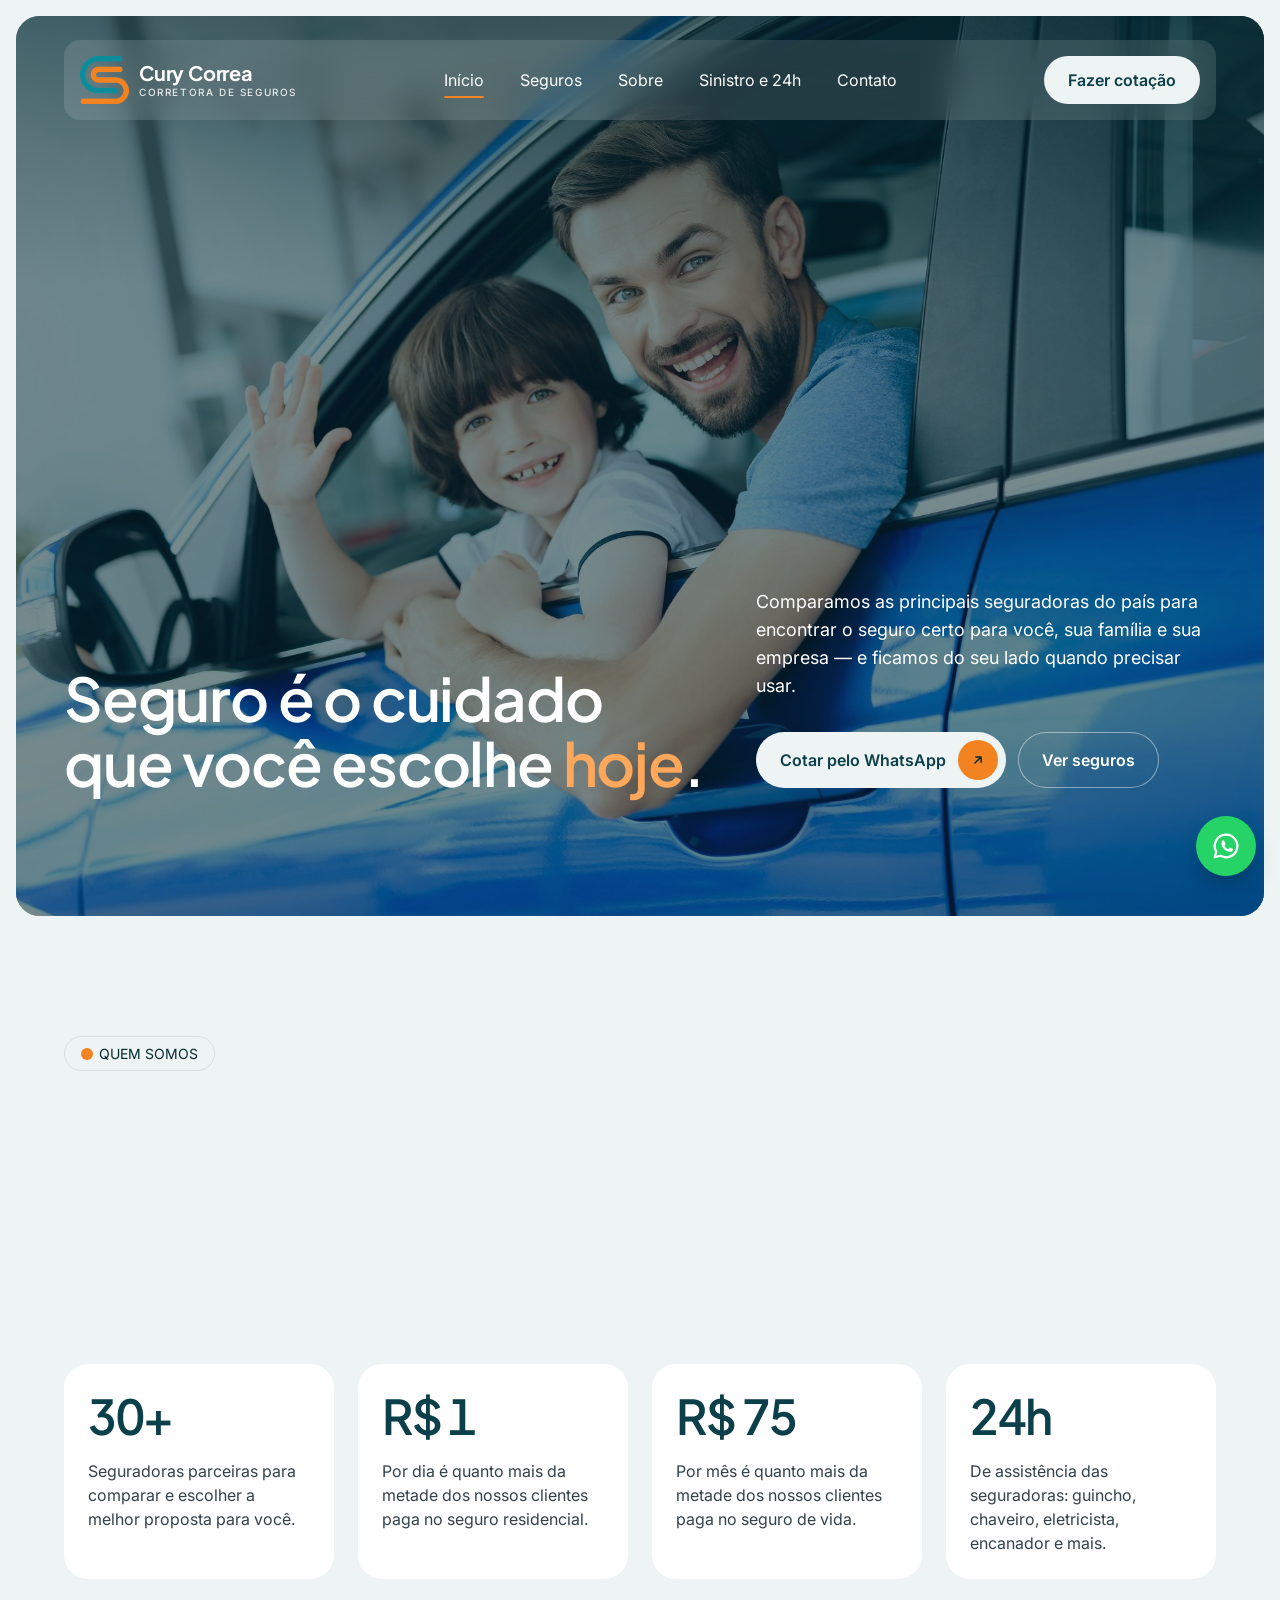
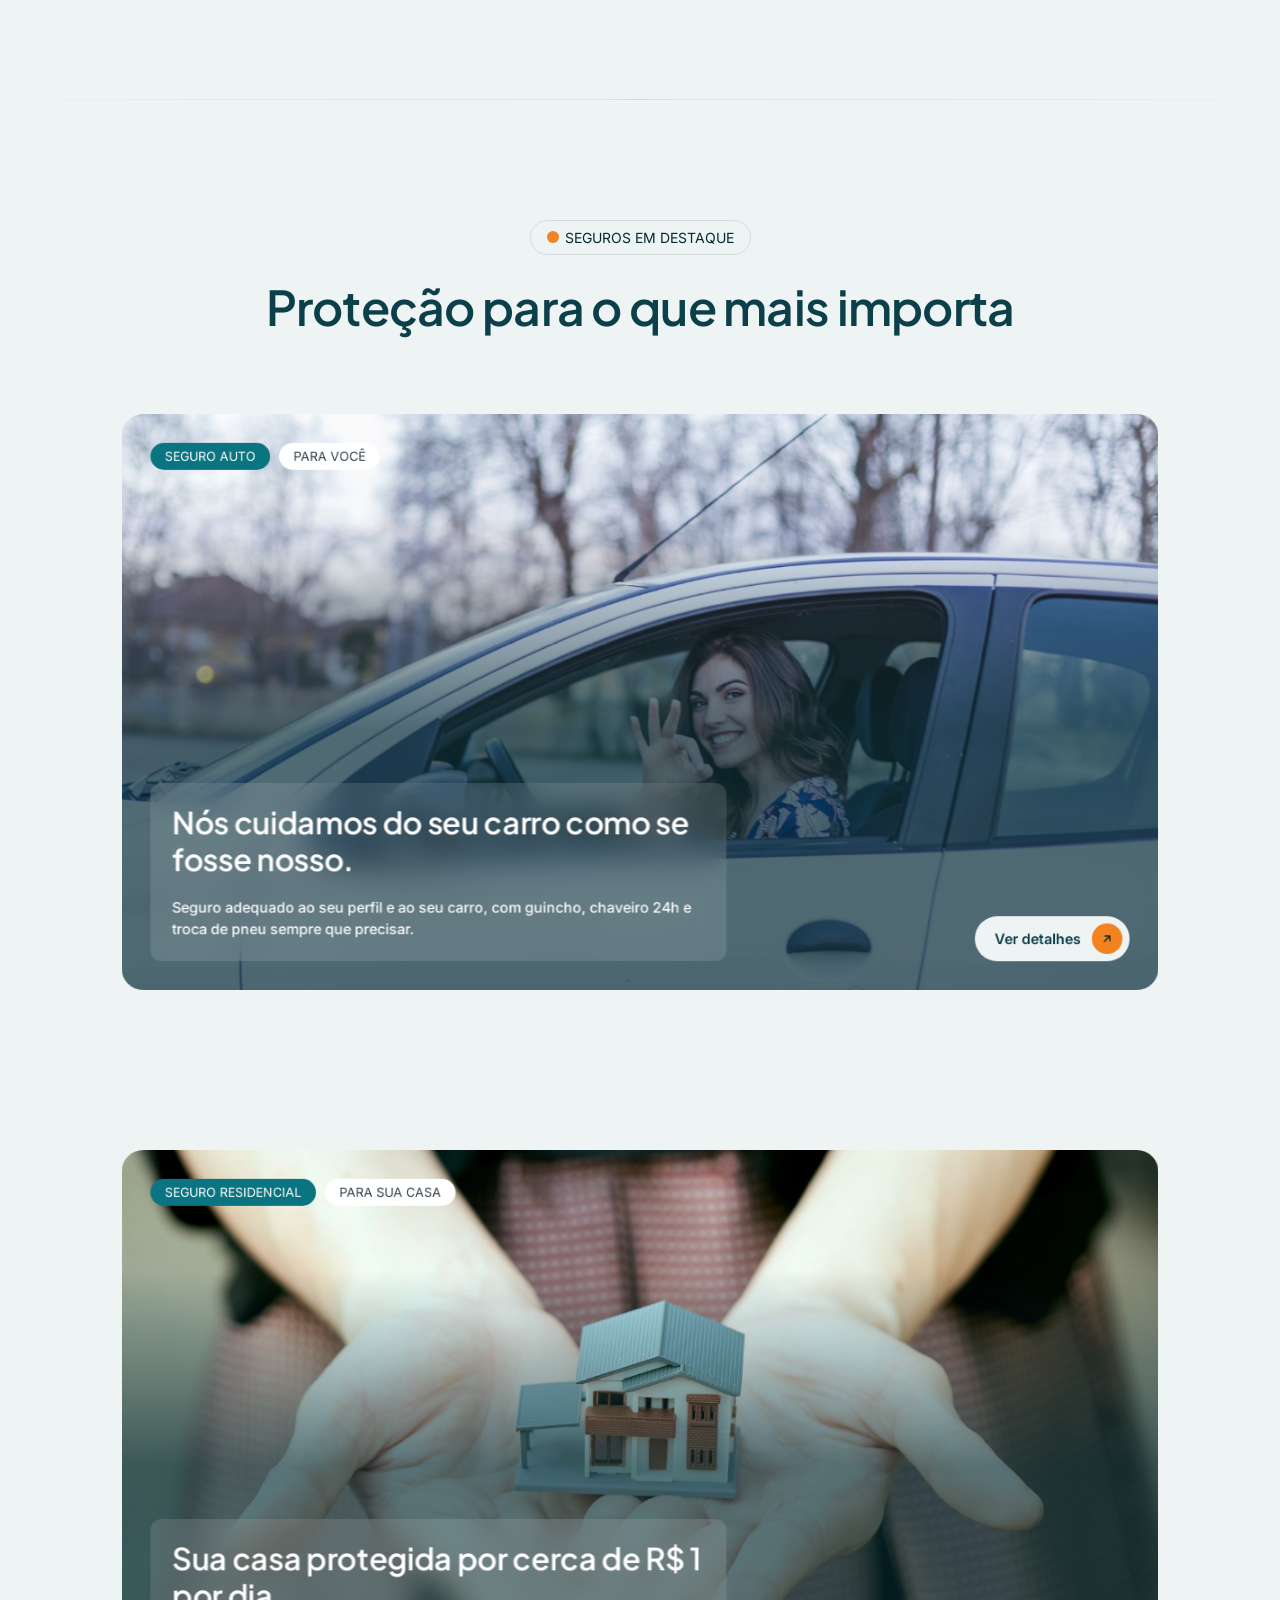
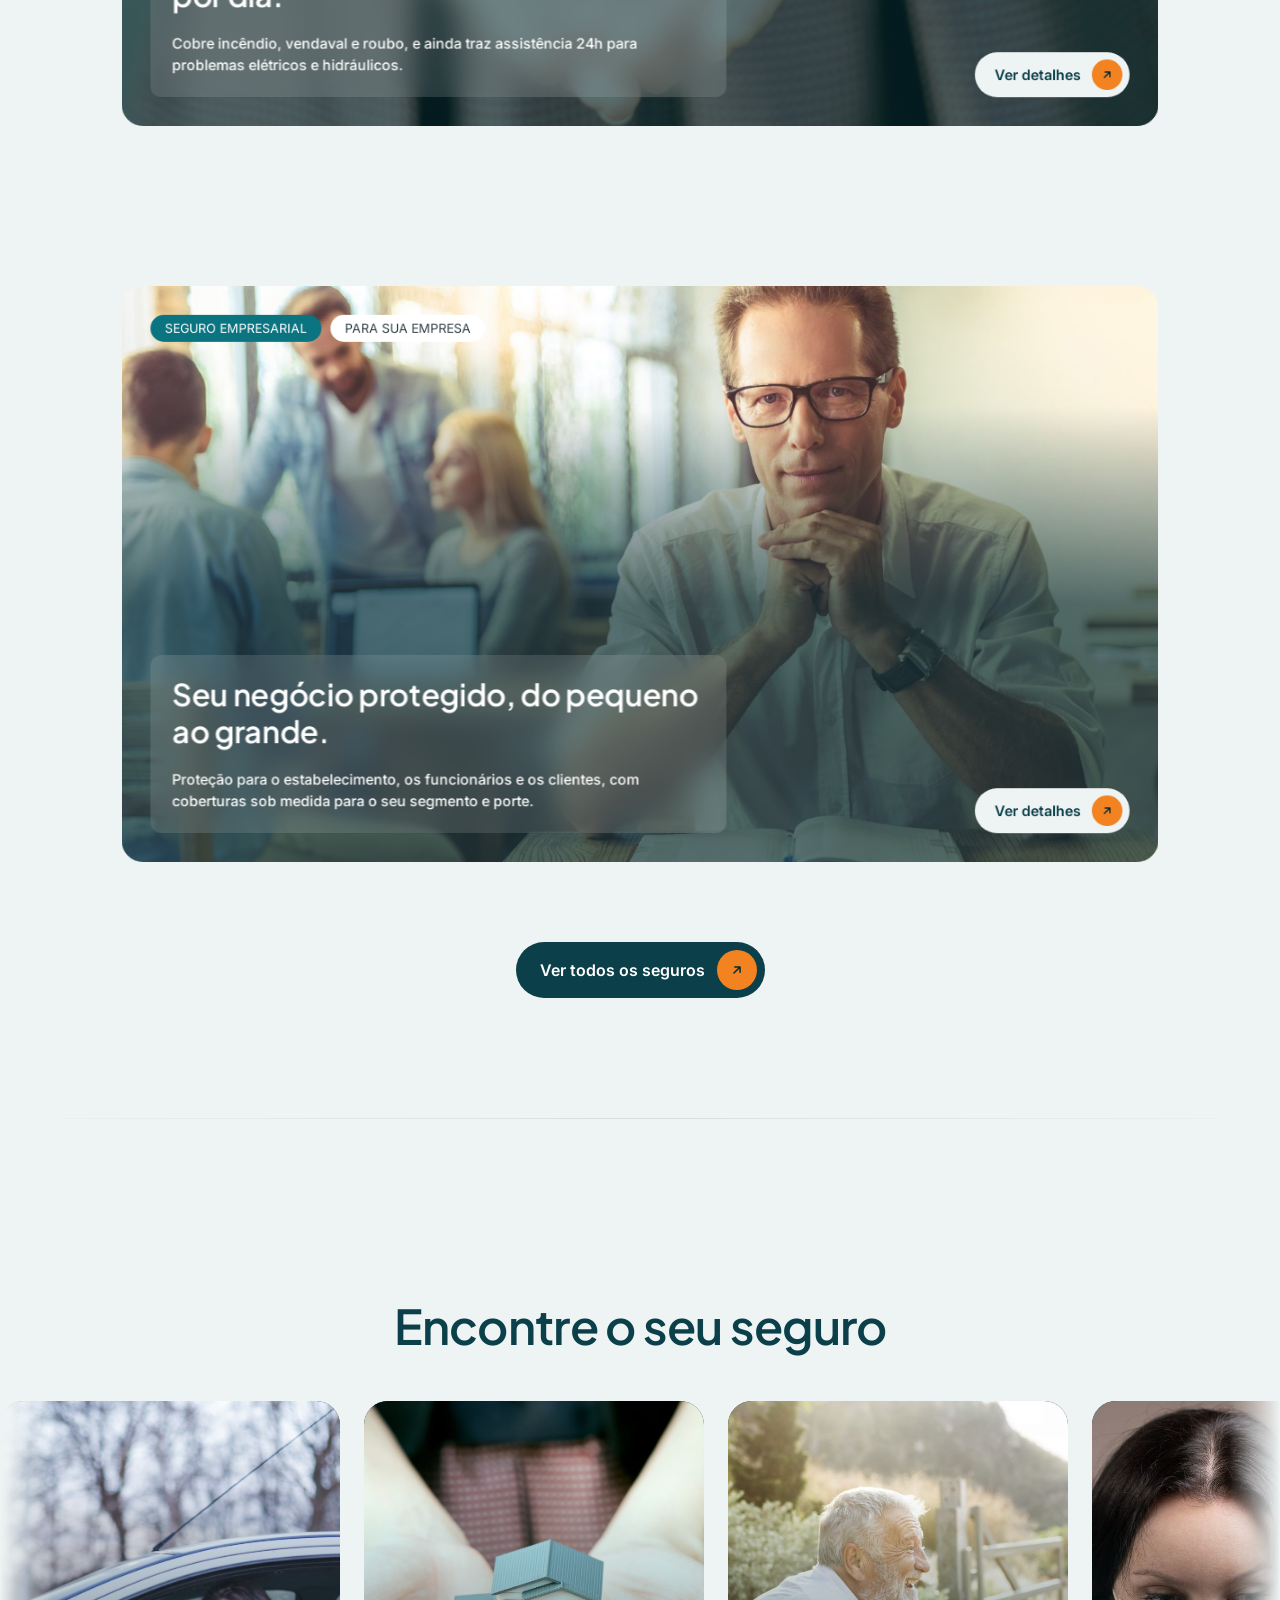
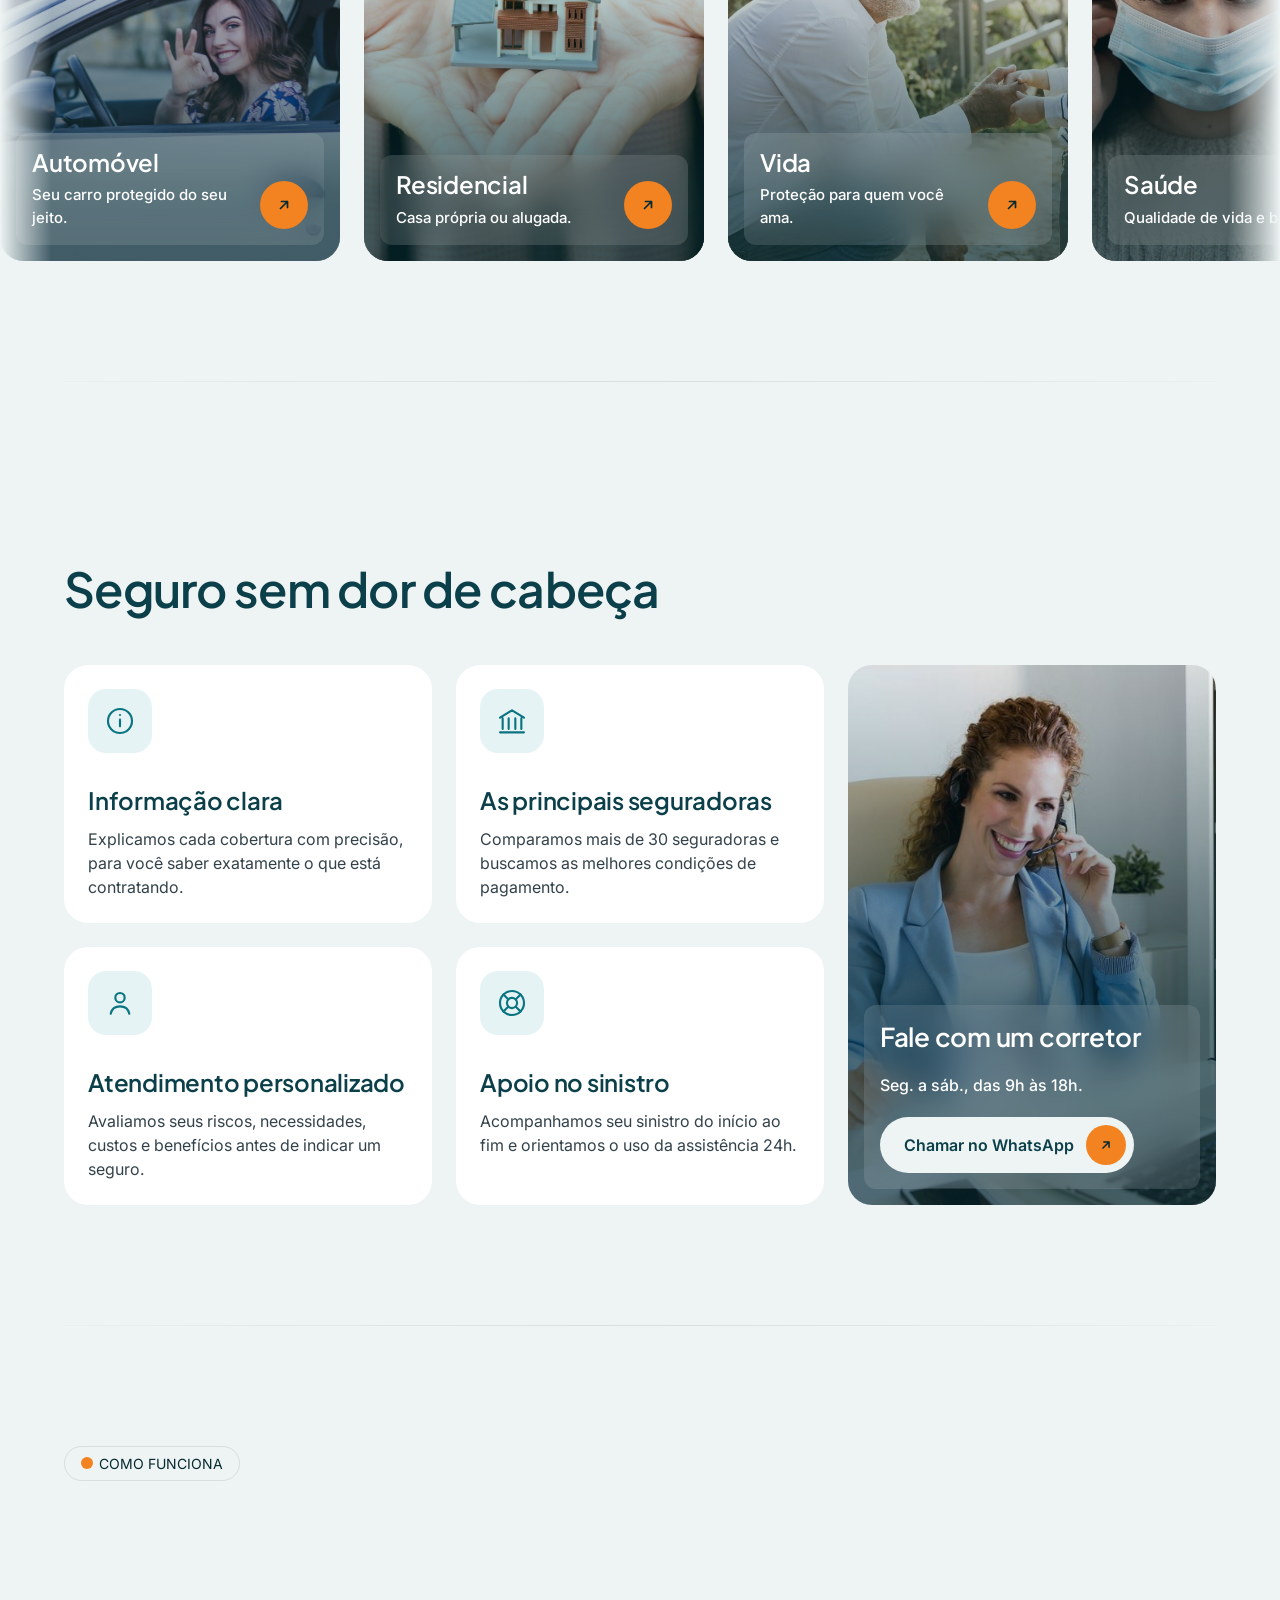
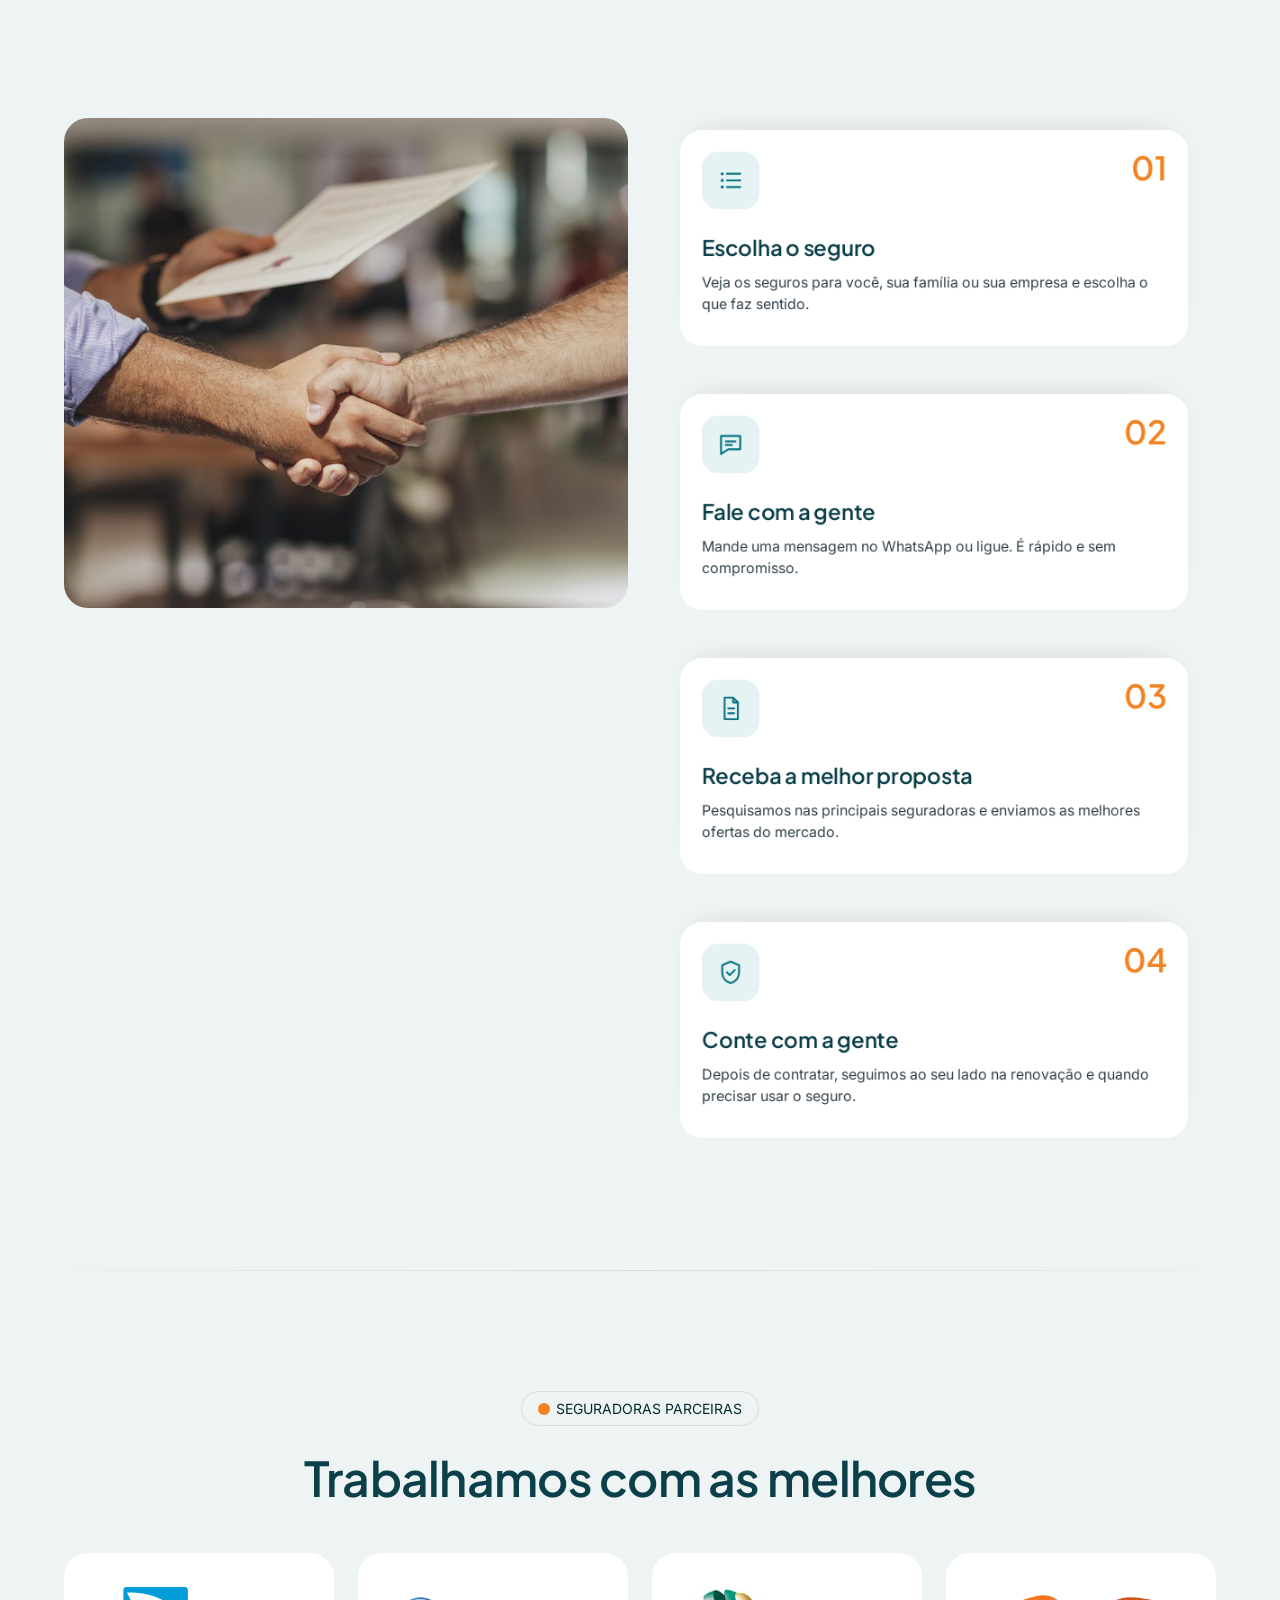
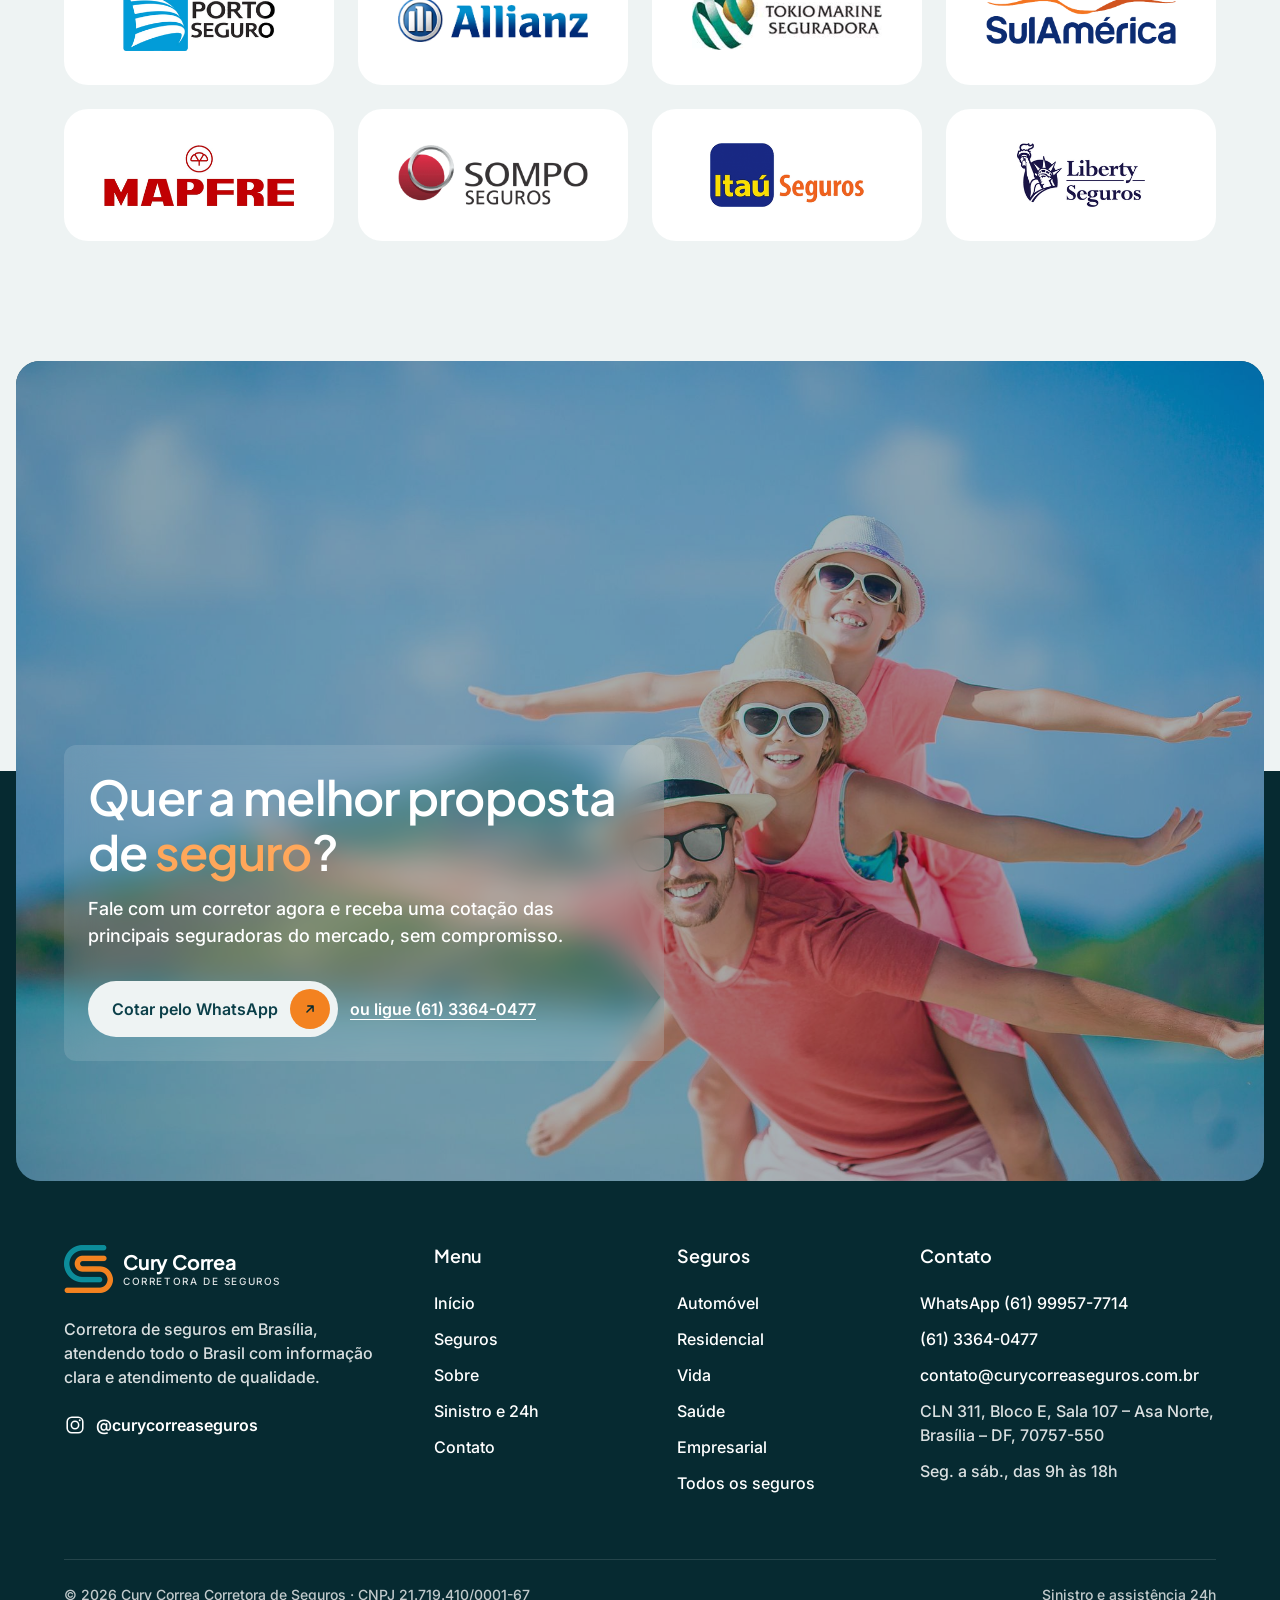
<file: index.html>
<!doctype html>
<html lang="pt-BR">
<head>
  <meta charset="utf-8">
  <meta name="viewport" content="width=device-width, initial-scale=1">
  <title>Cury Correa Seguros – Corretora de seguros em Brasília</title>
  <meta name="description" content="Corretora de seguros em Brasília que atende todo o Brasil. Comparamos mais de 30 seguradoras para encontrar o seguro certo para você, sua família e sua empresa.">
  <meta name="theme-color" content="#062A31">
  <link rel="icon" href="images/favicon.png" type="image/png">
  <link rel="apple-touch-icon" href="images/favicon.png">
  <link rel="preconnect" href="https://fonts.googleapis.com">
  <link rel="preconnect" href="https://fonts.gstatic.com" crossorigin>
  <link href="https://fonts.googleapis.com/css2?family=Plus+Jakarta+Sans:wght@500;600;700&family=Inter:wght@400;500;600&display=swap" rel="stylesheet">
  <link rel="stylesheet" href="css/styles.css">
  <script>document.documentElement.classList.add('js');</script>
</head>
<body>

  <!-- Ícones reutilizados -->
  <svg width="0" height="0" style="position:absolute" aria-hidden="true">
    <symbol id="i-arrow" viewBox="0 0 16 16"><path d="M4.5 11.5l7-7M5.5 4.5h6v6" fill="none" stroke="currentColor" stroke-width="1.7" stroke-linecap="round" stroke-linejoin="round"/></symbol>
    <symbol id="i-whatsapp" viewBox="0 0 24 24"><path d="M12 3a9 9 0 0 0-7.8 13.5L3 21l4.6-1.2A9 9 0 1 0 12 3z" fill="none" stroke="currentColor" stroke-width="1.8" stroke-linejoin="round"/><path d="M8.6 8.2c.3-.6.6-.6.9-.6h.6c.2 0 .4 0 .6.5l.8 1.9c.1.2.1.4 0 .6l-.6.8c-.1.2-.2.3 0 .6.6 1 1.5 1.9 2.6 2.4.3.1.4.1.6-.1l.7-.9c.2-.2.4-.2.6-.1l1.8.9c.3.1.4.2.4.4 0 .6-.3 1.4-1 1.8-.6.4-1.6.6-3.6-.3-1.9-.9-3.4-2.6-4.1-3.8-.7-1.3-.6-2.5-.3-3.1z" fill="currentColor"/></symbol>
    <symbol id="i-info" viewBox="0 0 24 24"><g fill="none" stroke="currentColor" stroke-width="1.6" stroke-linecap="round" stroke-linejoin="round"><circle cx="12" cy="12" r="9"/><path d="M12 11v5M12 7.5h.01"/></g></symbol>
    <symbol id="i-building" viewBox="0 0 24 24"><g fill="none" stroke="currentColor" stroke-width="1.6" stroke-linecap="round" stroke-linejoin="round"><path d="M3 9.5L12 4l9 5.5M5 10v8M9.5 10v8M14.5 10v8M19 10v8M3 20.5h18"/></g></symbol>
    <symbol id="i-user" viewBox="0 0 24 24"><g fill="none" stroke="currentColor" stroke-width="1.6" stroke-linecap="round" stroke-linejoin="round"><circle cx="12" cy="8" r="3.5"/><path d="M5 20c.8-3.6 3.6-5.5 7-5.5s6.2 1.9 7 5.5"/></g></symbol>
    <symbol id="i-lifebuoy" viewBox="0 0 24 24"><g fill="none" stroke="currentColor" stroke-width="1.6" stroke-linecap="round" stroke-linejoin="round"><circle cx="12" cy="12" r="9"/><circle cx="12" cy="12" r="3.8"/><path d="M5.6 5.6l3.7 3.7M14.7 14.7l3.7 3.7M18.4 5.6l-3.7 3.7M9.3 14.7l-3.7 3.7"/></g></symbol>
    <symbol id="i-list" viewBox="0 0 24 24"><g fill="none" stroke="currentColor" stroke-width="1.6" stroke-linecap="round" stroke-linejoin="round"><path d="M9 6.5h11M9 12h11M9 17.5h11"/></g><circle cx="5" cy="6.5" r="1.3" fill="currentColor"/><circle cx="5" cy="12" r="1.3" fill="currentColor"/><circle cx="5" cy="17.5" r="1.3" fill="currentColor"/></symbol>
    <symbol id="i-chat" viewBox="0 0 24 24"><g fill="none" stroke="currentColor" stroke-width="1.6" stroke-linecap="round" stroke-linejoin="round"><path d="M4 5h16v11H10l-6 4z"/><path d="M8 9.5h8M8 12.5h5"/></g></symbol>
    <symbol id="i-doc" viewBox="0 0 24 24"><g fill="none" stroke="currentColor" stroke-width="1.6" stroke-linecap="round" stroke-linejoin="round"><path d="M7 3h7l4 4v14H7z"/><path d="M14 3v4h4M10 12h5M10 16h5"/></g></symbol>
    <symbol id="i-shield" viewBox="0 0 24 24"><g fill="none" stroke="currentColor" stroke-width="1.6" stroke-linecap="round" stroke-linejoin="round"><path d="M12 3l7 3v6c0 4.5-3 7.6-7 9-4-1.4-7-4.5-7-9V6z"/><path d="M9 12l2.2 2.2L15.5 10"/></g></symbol>
    <symbol id="i-instagram" viewBox="0 0 24 24"><g fill="none" stroke="currentColor" stroke-width="1.7"><rect x="3.5" y="3.5" width="17" height="17" rx="5"/><circle cx="12" cy="12" r="4"/></g><circle cx="17.2" cy="6.8" r="1.1" fill="currentColor"/></symbol>
    <symbol id="i-phone" viewBox="0 0 24 24"><g fill="none" stroke="currentColor" stroke-width="1.6" stroke-linecap="round" stroke-linejoin="round"><path d="M6.5 3.5h3l1.5 4.5-2 1.3a10.5 10.5 0 0 0 5.7 5.7l1.3-2 4.5 1.5v3a2 2 0 0 1-2 2A16.5 16.5 0 0 1 4.5 5.5a2 2 0 0 1 2-2z"/></g></symbol>
    <symbol id="i-mail" viewBox="0 0 24 24"><g fill="none" stroke="currentColor" stroke-width="1.6" stroke-linecap="round" stroke-linejoin="round"><rect x="3" y="5" width="18" height="14" rx="2"/><path d="M3.5 6.5l8.5 6 8.5-6"/></g></symbol>
    <symbol id="i-pin" viewBox="0 0 24 24"><g fill="none" stroke="currentColor" stroke-width="1.6" stroke-linecap="round" stroke-linejoin="round"><path d="M12 21s-6.5-5.6-6.5-11a6.5 6.5 0 0 1 13 0c0 5.4-6.5 11-6.5 11z"/><circle cx="12" cy="10" r="2.4"/></g></symbol>
    <symbol id="i-clock" viewBox="0 0 24 24"><g fill="none" stroke="currentColor" stroke-width="1.6" stroke-linecap="round" stroke-linejoin="round"><circle cx="12" cy="12" r="9"/><path d="M12 7v5l3.2 2"/></g></symbol>
    <symbol id="i-wrench" viewBox="0 0 24 24"><g fill="none" stroke="currentColor" stroke-width="1.6" stroke-linecap="round" stroke-linejoin="round"><path d="M14.5 6.5a4 4 0 0 0-5.3 5L4 16.7 7.3 20l5.2-5.2a4 4 0 0 0 5-5.3l-2.5 2.5-2.3-.7-.7-2.3z"/></g></symbol>
    <symbol id="i-gift" viewBox="0 0 24 24"><g fill="none" stroke="currentColor" stroke-width="1.6" stroke-linecap="round" stroke-linejoin="round"><rect x="4" y="9" width="16" height="11" rx="1.5"/><path d="M3 9h18M12 9v11M12 9c-2-3.5-6-3.5-5-1 .6 1.2 3 1 5 1zM12 9c2-3.5 6-3.5 5-1-.6 1.2-3 1-5 1z"/></g></symbol>
  </svg>

  <!-- ===== MENU ===== -->
  <header class="site-header" data-header>
    <div class="site-header__bar">
      <a class="brand" href="index.html" aria-label="Cury Correa Seguros – Início">
        <img src="images/logo-simbolo.png" alt="" width="49" height="48">
        <span class="brand__text"><span class="brand__name">Cury Correa</span><span class="brand__tag">Corretora de Seguros</span></span>
      </a>
      <nav class="site-nav" id="site-nav" aria-label="Principal">
        <a href="index.html" aria-current="page">Início</a>
        <a href="seguros.html">Seguros</a>
        <a href="sobre.html">Sobre</a>
        <a href="sinistros.html">Sinistro e 24h</a>
        <a href="contato.html">Contato</a>
        <a class="btn btn--light btn--plain site-nav__cta-mobile" href="https://wa.me/5561999577714" data-wa="Olá! Vim pelo site e quero fazer uma cotação." target="_blank" rel="noopener">Cotar pelo WhatsApp</a>
      </nav>
      <a class="btn btn--light btn--plain site-header__cta" href="https://wa.me/5561999577714" data-wa="Olá! Vim pelo site e quero fazer uma cotação." target="_blank" rel="noopener">Fazer cotação</a>
      <button class="menu-toggle" type="button" aria-expanded="false" aria-controls="site-nav" aria-label="Abrir menu" data-menu-toggle>
        <span></span><span></span>
      </button>
    </div>
  </header>

  <main>

    <!-- ===== TOPO ===== -->
    <section class="hero">
      <img class="hero__media" src="images/hero-inicio.jpg" alt="" fetchpriority="high">
      <div class="hero__overlay"></div>
      <div class="container hero__content">
        <h1 class="hero__title" data-split="load">Seguro é o cuidado que você escolhe <em>hoje</em>.</h1>
        <div class="hero__side" data-hero-side>
          <p class="hero__lead">Comparamos as principais seguradoras do país para encontrar o seguro certo para você, sua família e sua empresa — e ficamos do seu lado quando precisar usar.</p>
          <div class="actions">
            <a class="btn btn--light" href="https://wa.me/5561999577714" data-wa="Olá! Vim pelo site e quero fazer uma cotação." target="_blank" rel="noopener">
              <span class="btn__label">Cotar pelo WhatsApp</span>
              <span class="btn__icon"><svg><use href="#i-arrow"/></svg><svg><use href="#i-arrow"/></svg></span>
            </a>
            <a class="btn btn--ghost" href="seguros.html">Ver seguros</a>
          </div>
        </div>
      </div>
    </section>

    <!-- ===== QUEM SOMOS + NÚMEROS ===== -->
    <section class="section" id="quem-somos">
      <div class="container">
        <div class="section-head">
          <span class="pill" data-reveal>Quem somos</span>
          <h2 class="title accent" data-split="scroll">A Cury Correa é uma corretora de seguros que <em>nasceu em São Paulo</em>, se <em>consolidou em Brasília</em> e hoje <em>atende todo o Brasil</em> com informação clara e <em>atendimento próximo</em>.</h2>
        </div>
        <div class="stats">
          <div class="stat" data-reveal>
            <p class="stat__value" data-count="30" data-suffix="+">30+</p>
            <p class="stat__text">Seguradoras parceiras para comparar e escolher a melhor proposta para você.</p>
          </div>
          <div class="stat" data-reveal>
            <p class="stat__value">R$ 1</p>
            <p class="stat__text">Por dia é quanto mais da metade dos nossos clientes paga no seguro residencial.</p>
          </div>
          <div class="stat" data-reveal>
            <p class="stat__value" data-count="75" data-prefix="R$ ">R$ 75</p>
            <p class="stat__text">Por mês é quanto mais da metade dos nossos clientes paga no seguro de vida.</p>
          </div>
          <div class="stat" data-reveal>
            <p class="stat__value" data-count="24" data-suffix="h">24h</p>
            <p class="stat__text">De assistência das seguradoras: guincho, chaveiro, eletricista, encanador e mais.</p>
          </div>
        </div>
      </div>
    </section>

    <div class="container"><hr class="divider"></div>

    <!-- ===== DESTAQUES (cards empilhados) ===== -->
    <section class="section" id="destaques">
      <div class="container">
        <div class="section-head section-head--center">
          <span class="pill" data-reveal>Seguros em destaque</span>
          <h2 class="title" data-reveal>Proteção para o que <em>mais importa</em></h2>
        </div>
        <div class="cases">
          <article class="case-wrap">
            <div class="case-card" data-scale>
              <img class="case-card__bg" src="images/seguro-auto.jpg" alt="" loading="lazy">
              <div class="case-card__top">
                <div class="tags">
                  <span class="tag tag--teal">Seguro Auto</span>
                  <span class="tag">Para você</span>
                </div>
                <a class="case-card__fab" href="seguros.html#auto" aria-label="Ver detalhes do Seguro Auto"><svg><use href="#i-arrow"/></svg></a>
              </div>
              <div class="case-card__bottom">
                <div class="glass case-card__box">
                  <h3>Nós cuidamos do seu carro como se fosse nosso.</h3>
                  <p>Seguro adequado ao seu perfil e ao seu carro, com guincho, chaveiro 24h e troca de pneu sempre que precisar.</p>
                </div>
                <a class="btn btn--light btn--sm case-card__btn" href="seguros.html#auto">
                  <span class="btn__label">Ver detalhes</span>
                  <span class="btn__icon"><svg><use href="#i-arrow"/></svg><svg><use href="#i-arrow"/></svg></span>
                </a>
              </div>
            </div>
          </article>
          <article class="case-wrap">
            <div class="case-card" data-scale>
              <img class="case-card__bg" src="images/seguro-residencial.jpg" alt="" loading="lazy">
              <div class="case-card__top">
                <div class="tags">
                  <span class="tag tag--teal">Seguro Residencial</span>
                  <span class="tag">Para sua casa</span>
                </div>
                <a class="case-card__fab" href="seguros.html#residencial" aria-label="Ver detalhes do Seguro Residencial"><svg><use href="#i-arrow"/></svg></a>
              </div>
              <div class="case-card__bottom">
                <div class="glass case-card__box">
                  <h3>Sua casa protegida por cerca de R$ 1 por dia.</h3>
                  <p>Cobre incêndio, vendaval e roubo, e ainda traz assistência 24h para problemas elétricos e hidráulicos.</p>
                </div>
                <a class="btn btn--light btn--sm case-card__btn" href="seguros.html#residencial">
                  <span class="btn__label">Ver detalhes</span>
                  <span class="btn__icon"><svg><use href="#i-arrow"/></svg><svg><use href="#i-arrow"/></svg></span>
                </a>
              </div>
            </div>
          </article>
          <article class="case-wrap">
            <div class="case-card" data-scale>
              <img class="case-card__bg" src="images/seguro-empresarial.jpg" alt="" loading="lazy">
              <div class="case-card__top">
                <div class="tags">
                  <span class="tag tag--teal">Seguro Empresarial</span>
                  <span class="tag">Para sua empresa</span>
                </div>
                <a class="case-card__fab" href="seguros.html#empresarial" aria-label="Ver detalhes do Seguro Empresarial"><svg><use href="#i-arrow"/></svg></a>
              </div>
              <div class="case-card__bottom">
                <div class="glass case-card__box">
                  <h3>Seu negócio protegido, do pequeno ao grande.</h3>
                  <p>Proteção para o estabelecimento, os funcionários e os clientes, com coberturas sob medida para o seu segmento e porte.</p>
                </div>
                <a class="btn btn--light btn--sm case-card__btn" href="seguros.html#empresarial">
                  <span class="btn__label">Ver detalhes</span>
                  <span class="btn__icon"><svg><use href="#i-arrow"/></svg><svg><use href="#i-arrow"/></svg></span>
                </a>
              </div>
            </div>
          </article>
        </div>
        <div class="center section-foot" data-reveal>
          <a class="btn btn--dark" href="seguros.html">
            <span class="btn__label">Ver todos os seguros</span>
            <span class="btn__icon"><svg><use href="#i-arrow"/></svg><svg><use href="#i-arrow"/></svg></span>
          </a>
        </div>
      </div>
    </section>

    <div class="container"><hr class="divider"></div>

    <!-- ===== TODOS OS SEGUROS (carrossel infinito) ===== -->
    <section class="section" id="seguros">
      <div class="container">
        <div class="section-head section-head--center">
          <span class="pill" data-reveal>Nossos seguros</span>
          <h2 class="title" data-reveal>Encontre o <em>seu seguro</em></h2>
        </div>
      </div>
      <div class="ticker" data-ticker>
        <ul class="ticker__track" data-ticker-track>
          <li class="seguro-card"><a href="seguros.html#auto"><img src="images/seguro-auto.jpg" alt="" loading="lazy"><div class="glass seguro-card__box"><div><h3>Automóvel</h3><p>Seu carro protegido do seu jeito.</p></div><span class="seguro-card__go"><svg><use href="#i-arrow"/></svg></span></div></a></li>
          <li class="seguro-card"><a href="seguros.html#residencial"><img src="images/seguro-residencial.jpg" alt="" loading="lazy"><div class="glass seguro-card__box"><div><h3>Residencial</h3><p>Casa própria ou alugada.</p></div><span class="seguro-card__go"><svg><use href="#i-arrow"/></svg></span></div></a></li>
          <li class="seguro-card"><a href="seguros.html#vida"><img src="images/seguro-vida.jpg" alt="" loading="lazy"><div class="glass seguro-card__box"><div><h3>Vida</h3><p>Proteção para quem você ama.</p></div><span class="seguro-card__go"><svg><use href="#i-arrow"/></svg></span></div></a></li>
          <li class="seguro-card"><a href="seguros.html#saude"><img src="images/seguro-saude.jpg" alt="" loading="lazy"><div class="glass seguro-card__box"><div><h3>Saúde</h3><p>Qualidade de vida e boa rede.</p></div><span class="seguro-card__go"><svg><use href="#i-arrow"/></svg></span></div></a></li>
          <li class="seguro-card"><a href="seguros.html#viagem"><img src="images/seguro-viagem.jpg" alt="" loading="lazy"><div class="glass seguro-card__box"><div><h3>Viagem</h3><p>Preocupe-se só com o roteiro.</p></div><span class="seguro-card__go"><svg><use href="#i-arrow"/></svg></span></div></a></li>
          <li class="seguro-card"><a href="seguros.html#aluguel"><img src="images/seguro-aluguel.jpg" alt="" loading="lazy"><div class="glass seguro-card__box"><div><h3>Aluguel</h3><p>Alugue sem precisar de fiador.</p></div><span class="seguro-card__go"><svg><use href="#i-arrow"/></svg></span></div></a></li>
          <li class="seguro-card"><a href="seguros.html#portateis"><img src="images/seguro-portateis.jpg" alt="" loading="lazy"><div class="glass seguro-card__box"><div><h3>Portáteis</h3><p>Celular, notebook e câmera.</p></div><span class="seguro-card__go"><svg><use href="#i-arrow"/></svg></span></div></a></li>
          <li class="seguro-card"><a href="seguros.html#empresarial"><img src="images/seguro-empresarial.jpg" alt="" loading="lazy"><div class="glass seguro-card__box"><div><h3>Empresarial</h3><p>Do pequeno ao grande negócio.</p></div><span class="seguro-card__go"><svg><use href="#i-arrow"/></svg></span></div></a></li>
          <li class="seguro-card"><a href="seguros.html#condominio"><img src="images/seguro-condominio.jpg" alt="" loading="lazy"><div class="glass seguro-card__box"><div><h3>Condomínio</h3><p>Tranquilidade para o síndico.</p></div><span class="seguro-card__go"><svg><use href="#i-arrow"/></svg></span></div></a></li>
          <li class="seguro-card"><a href="seguros.html#eventos"><img src="images/seguro-eventos.jpg" alt="" loading="lazy"><div class="glass seguro-card__box"><div><h3>Eventos</h3><p>Do início ao fim da festa.</p></div><span class="seguro-card__go"><svg><use href="#i-arrow"/></svg></span></div></a></li>
        </ul>
        <div class="ticker__dots" data-ticker-dots aria-hidden="true"></div>
      </div>
    </section>

    <div class="container"><hr class="divider"></div>

    <!-- ===== POR QUE A CURY CORREA ===== -->
    <section class="section" id="diferenciais">
      <div class="container">
        <div class="section-head">
          <span class="pill" data-reveal>Por que a Cury Correa</span>
          <h2 class="title" data-reveal>Seguro <em>sem dor de cabeça</em></h2>
        </div>
        <div class="services">
          <div class="service-card" data-reveal>
            <span class="icon"><svg><use href="#i-info"/></svg></span>
            <div class="service-card__body">
              <h3>Informação clara</h3>
              <p>Explicamos cada cobertura com precisão, para você saber exatamente o que está contratando.</p>
            </div>
          </div>
          <div class="service-card" data-reveal>
            <span class="icon"><svg><use href="#i-building"/></svg></span>
            <div class="service-card__body">
              <h3>As principais seguradoras</h3>
              <p>Comparamos mais de 30 seguradoras e buscamos as melhores condições de pagamento.</p>
            </div>
          </div>
          <div class="service-cta" data-reveal>
            <img class="service-cta__bg" src="images/atendimento.jpg" alt="" loading="lazy">
            <div class="glass service-cta__box">
              <h3>Fale com um <em>corretor</em></h3>
              <p>Seg. a sáb., das 9h às 18h.</p>
              <a class="btn btn--light" href="https://wa.me/5561999577714" data-wa="Olá! Vim pelo site e quero falar com um corretor." target="_blank" rel="noopener">
                <span class="btn__label">Chamar no WhatsApp</span>
                <span class="btn__icon"><svg><use href="#i-arrow"/></svg><svg><use href="#i-arrow"/></svg></span>
              </a>
            </div>
          </div>
          <div class="service-card" data-reveal>
            <span class="icon"><svg><use href="#i-user"/></svg></span>
            <div class="service-card__body">
              <h3>Atendimento personalizado</h3>
              <p>Avaliamos seus riscos, necessidades, custos e benefícios antes de indicar um seguro.</p>
            </div>
          </div>
          <div class="service-card" data-reveal>
            <span class="icon"><svg><use href="#i-lifebuoy"/></svg></span>
            <div class="service-card__body">
              <h3>Apoio no sinistro</h3>
              <p>Acompanhamos seu sinistro do início ao fim e orientamos o uso da assistência 24h.</p>
            </div>
          </div>
        </div>
      </div>
    </section>

    <div class="container"><hr class="divider"></div>

    <!-- ===== COMO FUNCIONA ===== -->
    <section class="section" id="como-funciona">
      <div class="container">
        <div class="section-head">
          <span class="pill" data-reveal>Como funciona</span>
          <h2 class="title accent" data-split="scroll">Contratar seu seguro é <em>simples</em>: você conta o que precisa, nós <em>comparamos</em> e você escolhe com <em>tranquilidade</em>.</h2>
        </div>
        <div class="approach">
          <div class="approach__media">
            <img src="images/corretor.jpg" alt="Corretor e cliente fechando um seguro com um aperto de mão" loading="lazy">
          </div>
          <ol class="steps">
            <li class="step-wrap">
              <div class="step" data-scale>
                <div class="step__top">
                  <span class="icon"><svg><use href="#i-list"/></svg></span>
                  <span class="step__num">01</span>
                </div>
                <div class="step__body">
                  <h3>Escolha o seguro</h3>
                  <p>Veja os seguros para você, sua família ou sua empresa e escolha o que faz sentido.</p>
                </div>
              </div>
            </li>
            <li class="step-wrap">
              <div class="step" data-scale>
                <div class="step__top">
                  <span class="icon"><svg><use href="#i-chat"/></svg></span>
                  <span class="step__num">02</span>
                </div>
                <div class="step__body">
                  <h3>Fale com a gente</h3>
                  <p>Mande uma mensagem no WhatsApp ou ligue. É rápido e sem compromisso.</p>
                </div>
              </div>
            </li>
            <li class="step-wrap">
              <div class="step" data-scale>
                <div class="step__top">
                  <span class="icon"><svg><use href="#i-doc"/></svg></span>
                  <span class="step__num">03</span>
                </div>
                <div class="step__body">
                  <h3>Receba a melhor proposta</h3>
                  <p>Pesquisamos nas principais seguradoras e enviamos as melhores ofertas do mercado.</p>
                </div>
              </div>
            </li>
            <li class="step-wrap">
              <div class="step" data-scale>
                <div class="step__top">
                  <span class="icon"><svg><use href="#i-shield"/></svg></span>
                  <span class="step__num">04</span>
                </div>
                <div class="step__body">
                  <h3>Conte com a gente</h3>
                  <p>Depois de contratar, seguimos ao seu lado na renovação e quando precisar usar o seguro.</p>
                </div>
              </div>
            </li>
          </ol>
        </div>
      </div>
    </section>

    <div class="container"><hr class="divider"></div>

    <!-- ===== SEGURADORAS PARCEIRAS ===== -->
    <section class="section" id="seguradoras">
      <div class="container">
        <div class="section-head section-head--center">
          <span class="pill" data-reveal>Seguradoras parceiras</span>
          <h2 class="title" data-reveal>Trabalhamos com as <em>melhores</em></h2>
        </div>
        <ul class="logos">
          <li data-reveal><img src="images/seguradoras/porto-seguro.png" alt="Porto Seguro" loading="lazy"></li>
          <li data-reveal><img src="images/seguradoras/allianz.png" alt="Allianz" loading="lazy"></li>
          <li data-reveal><img src="images/seguradoras/tokio-marine.png" alt="Tokio Marine" loading="lazy"></li>
          <li data-reveal><img src="images/seguradoras/sulamerica.png" alt="SulAmérica" loading="lazy"></li>
          <li data-reveal><img src="images/seguradoras/mapfre.png" alt="Mapfre" loading="lazy"></li>
          <li data-reveal><img src="images/seguradoras/sompo.png" alt="Sompo Seguros" loading="lazy"></li>
          <li data-reveal><img src="images/seguradoras/itau.png" alt="Itaú Seguros" loading="lazy"></li>
          <li data-reveal><img src="images/seguradoras/liberty.png" alt="Liberty Seguros" loading="lazy"></li>
        </ul>
      </div>
    </section>

    <!-- ===== CHAMADA FINAL ===== -->
    <div class="cta-wrap">
      <section class="cta">
        <img class="cta__bg" src="images/cta.jpg" alt="" loading="lazy">
        <div class="container">
          <div class="glass cta__box" data-reveal>
            <div class="cta__text">
              <h2 class="title">Quer a melhor proposta de <em>seguro</em>?</h2>
              <p>Fale com um corretor agora e receba uma cotação das principais seguradoras do mercado, sem compromisso.</p>
            </div>
            <div class="actions">
              <a class="btn btn--light" href="https://wa.me/5561999577714" data-wa="Olá! Vim pelo site e quero fazer uma cotação." target="_blank" rel="noopener">
                <span class="btn__label">Cotar pelo WhatsApp</span>
                <span class="btn__icon"><svg><use href="#i-arrow"/></svg><svg><use href="#i-arrow"/></svg></span>
              </a>
              <a class="cta__phone" href="tel:+556133640477">ou ligue (61) 3364-0477</a>
            </div>
          </div>
        </div>
      </section>
    </div>

  </main>

  <!-- ===== RODAPÉ ===== -->
  <footer class="site-footer">
    <div class="container">
      <div class="site-footer__grid">
        <div class="site-footer__brand">
          <a class="brand" href="index.html" aria-label="Cury Correa Seguros – Início">
            <img src="images/logo-simbolo.png" alt="" width="49" height="48" loading="lazy">
            <span class="brand__text"><span class="brand__name">Cury Correa</span><span class="brand__tag">Corretora de Seguros</span></span>
          </a>
          <p>Corretora de seguros em Brasília, atendendo todo o Brasil com informação clara e atendimento de qualidade.</p>
          <a class="site-footer__insta" href="https://www.instagram.com/curycorreaseguros/" target="_blank" rel="noopener"><svg><use href="#i-instagram"/></svg>@curycorreaseguros</a>
        </div>
        <div class="site-footer__col">
          <h3>Menu</h3>
          <nav class="site-footer__links" aria-label="Rodapé">
            <a href="index.html">Início</a>
            <a href="seguros.html">Seguros</a>
            <a href="sobre.html">Sobre</a>
            <a href="sinistros.html">Sinistro e 24h</a>
            <a href="contato.html">Contato</a>
          </nav>
        </div>
        <div class="site-footer__col">
          <h3>Seguros</h3>
          <div class="site-footer__links">
            <a href="seguros.html#auto">Automóvel</a>
            <a href="seguros.html#residencial">Residencial</a>
            <a href="seguros.html#vida">Vida</a>
            <a href="seguros.html#saude">Saúde</a>
            <a href="seguros.html#empresarial">Empresarial</a>
            <a href="seguros.html">Todos os seguros</a>
          </div>
        </div>
        <div class="site-footer__col">
          <h3>Contato</h3>
          <div class="site-footer__links">
            <a href="https://wa.me/5561999577714" data-wa="Olá! Vim pelo site e quero falar com um corretor." target="_blank" rel="noopener">WhatsApp (61) 99957-7714</a>
            <a href="tel:+556133640477">(61) 3364-0477</a>
            <a href="mailto:contato@curycorreaseguros.com.br">contato@curycorreaseguros.com.br</a>
            <p>CLN 311, Bloco E, Sala 107 – Asa Norte, Brasília – DF, 70757-550</p>
            <p>Seg. a sáb., das 9h às 18h</p>
          </div>
        </div>
      </div>
      <div class="site-footer__bottom">
        <p>© <span data-year>2026</span> Cury Correa Corretora de Seguros · CNPJ 21.719.410/0001-67</p>
        <p><a href="sinistros.html">Sinistro e assistência 24h</a></p>
      </div>
    </div>
  </footer>

  <a class="wa-float" href="https://wa.me/5561999577714" data-wa="Olá! Vim pelo site e quero falar com um corretor." target="_blank" rel="noopener" aria-label="Falar no WhatsApp"><svg><use href="#i-whatsapp"/></svg></a>

  <script src="js/main.js" defer></script>
</body>
</html>
</file>
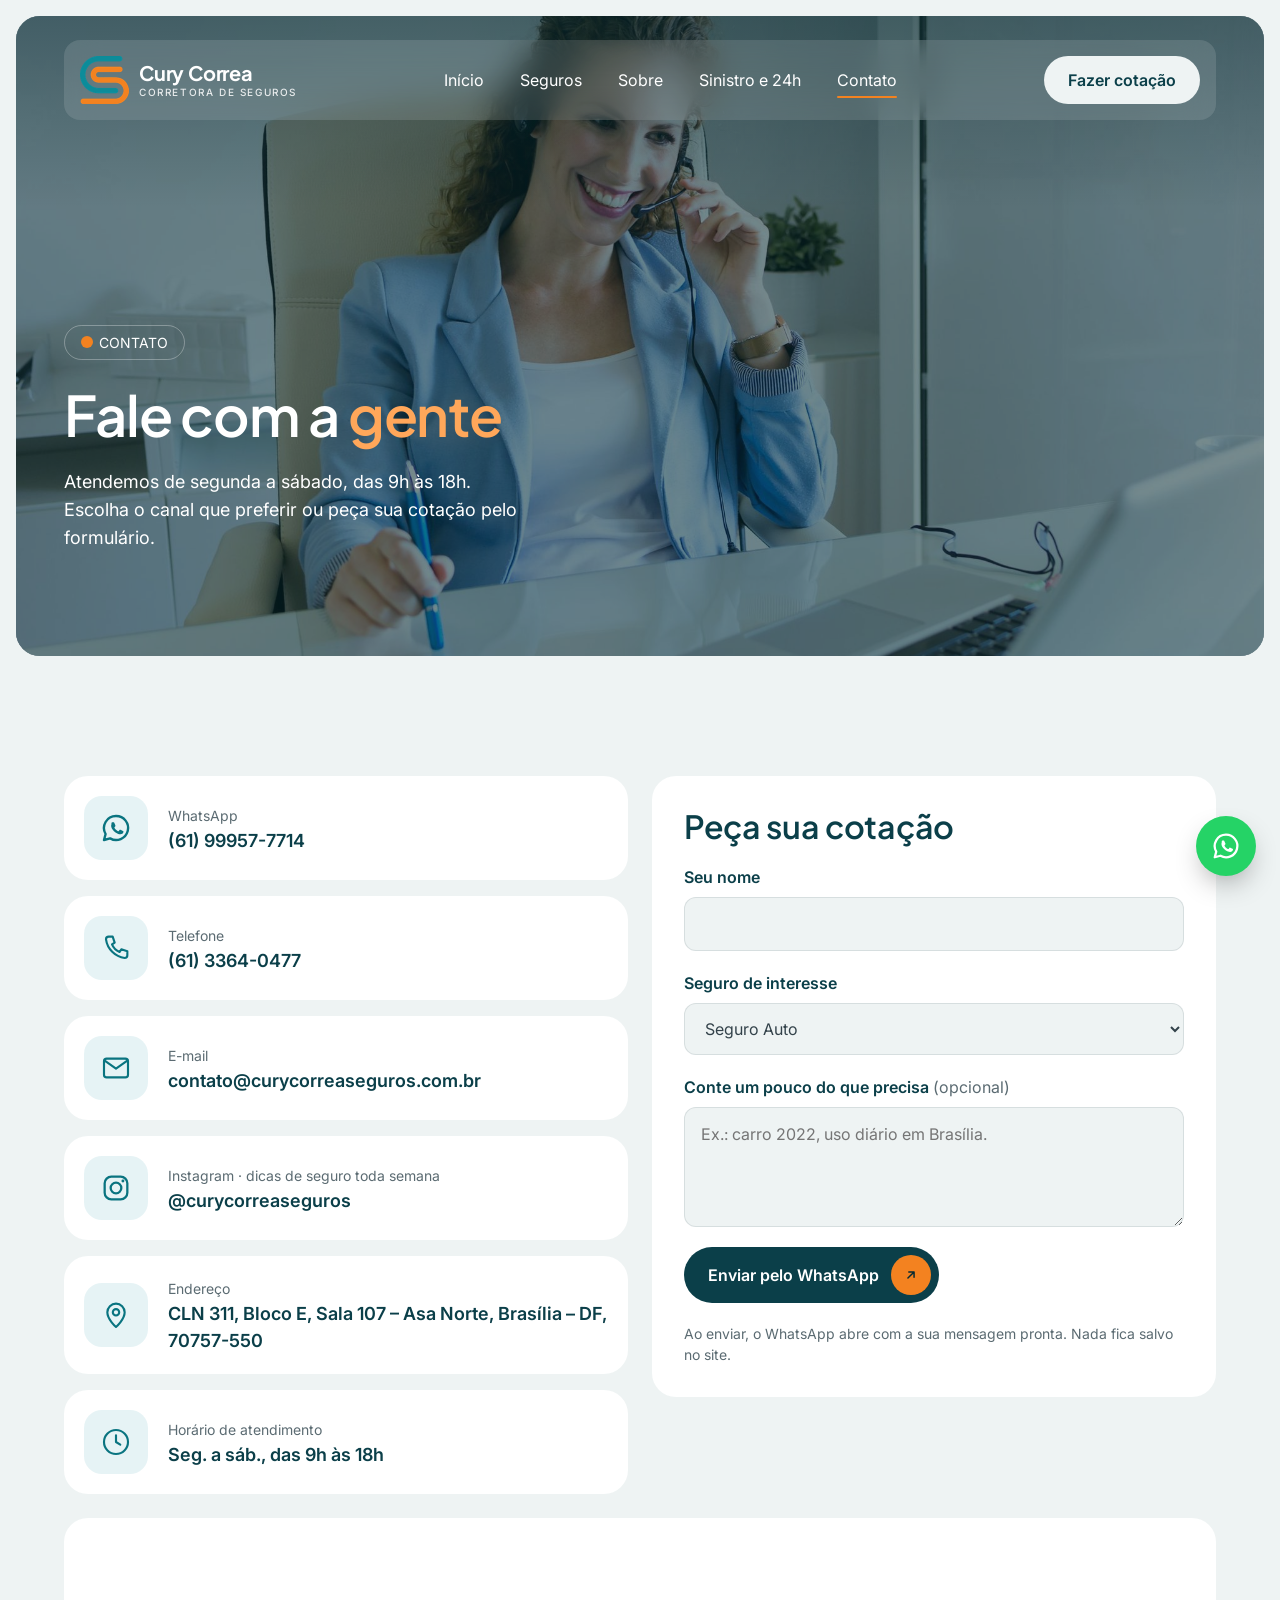
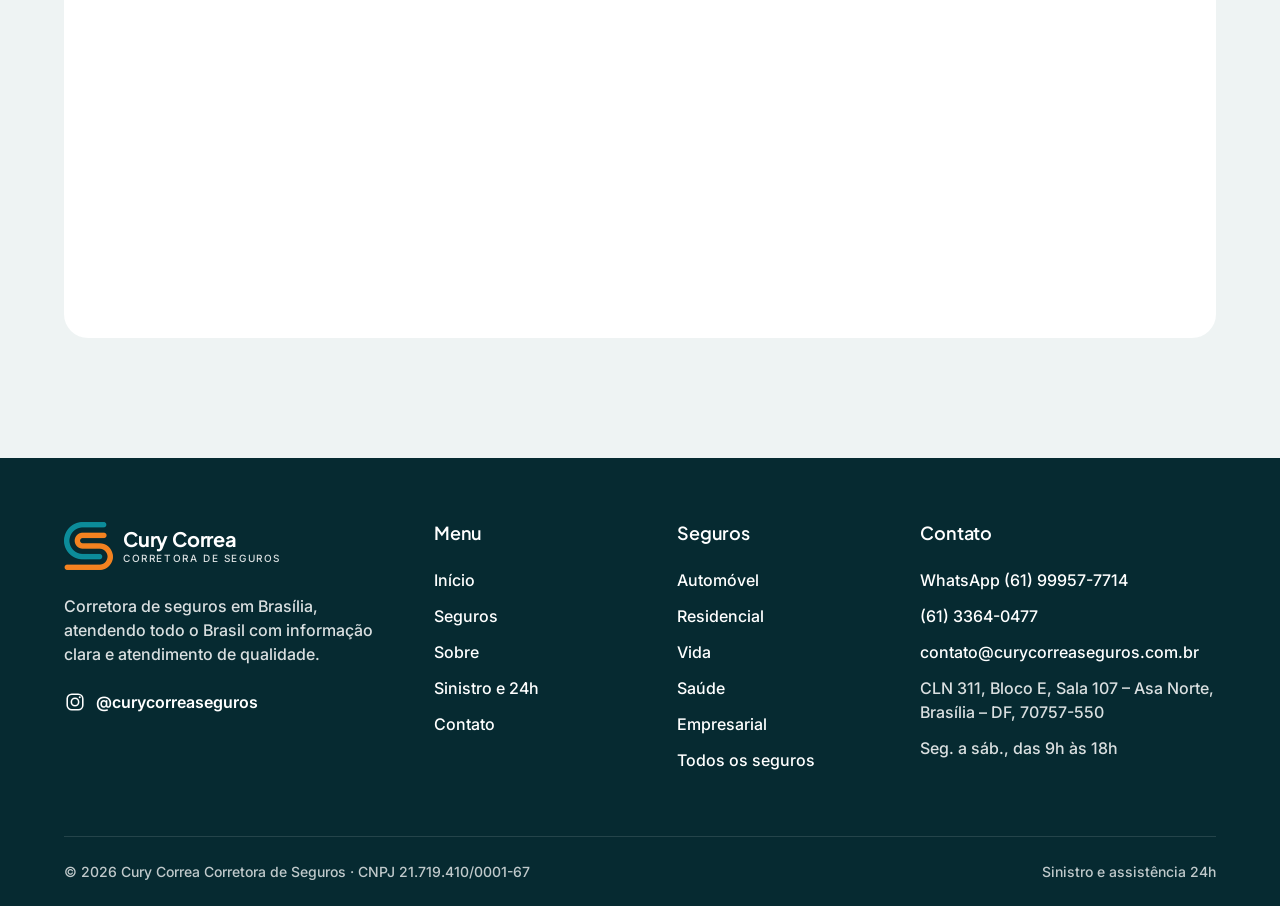
<file: contato.html>
<!doctype html>
<html lang="pt-BR">
<head>
  <meta charset="utf-8">
  <meta name="viewport" content="width=device-width, initial-scale=1">
  <title>Contato – Cury Correa Seguros</title>
  <meta name="description" content="Fale com a Cury Correa Seguros: WhatsApp (61) 99957-7714, telefone (61) 3364-0477, e-mail e endereço na Asa Norte, Brasília.">
  <meta name="theme-color" content="#062A31">
  <link rel="icon" href="images/favicon.png" type="image/png">
  <link rel="apple-touch-icon" href="images/favicon.png">
  <link rel="preconnect" href="https://fonts.googleapis.com">
  <link rel="preconnect" href="https://fonts.gstatic.com" crossorigin>
  <link href="https://fonts.googleapis.com/css2?family=Plus+Jakarta+Sans:wght@500;600;700&family=Inter:wght@400;500;600&display=swap" rel="stylesheet">
  <link rel="stylesheet" href="css/styles.css">
  <script>document.documentElement.classList.add('js');</script>
</head>
<body>

  <!-- Ícones reutilizados -->
  <svg width="0" height="0" style="position:absolute" aria-hidden="true">
    <symbol id="i-arrow" viewBox="0 0 16 16"><path d="M4.5 11.5l7-7M5.5 4.5h6v6" fill="none" stroke="currentColor" stroke-width="1.7" stroke-linecap="round" stroke-linejoin="round"/></symbol>
    <symbol id="i-whatsapp" viewBox="0 0 24 24"><path d="M12 3a9 9 0 0 0-7.8 13.5L3 21l4.6-1.2A9 9 0 1 0 12 3z" fill="none" stroke="currentColor" stroke-width="1.8" stroke-linejoin="round"/><path d="M8.6 8.2c.3-.6.6-.6.9-.6h.6c.2 0 .4 0 .6.5l.8 1.9c.1.2.1.4 0 .6l-.6.8c-.1.2-.2.3 0 .6.6 1 1.5 1.9 2.6 2.4.3.1.4.1.6-.1l.7-.9c.2-.2.4-.2.6-.1l1.8.9c.3.1.4.2.4.4 0 .6-.3 1.4-1 1.8-.6.4-1.6.6-3.6-.3-1.9-.9-3.4-2.6-4.1-3.8-.7-1.3-.6-2.5-.3-3.1z" fill="currentColor"/></symbol>
    <symbol id="i-info" viewBox="0 0 24 24"><g fill="none" stroke="currentColor" stroke-width="1.6" stroke-linecap="round" stroke-linejoin="round"><circle cx="12" cy="12" r="9"/><path d="M12 11v5M12 7.5h.01"/></g></symbol>
    <symbol id="i-building" viewBox="0 0 24 24"><g fill="none" stroke="currentColor" stroke-width="1.6" stroke-linecap="round" stroke-linejoin="round"><path d="M3 9.5L12 4l9 5.5M5 10v8M9.5 10v8M14.5 10v8M19 10v8M3 20.5h18"/></g></symbol>
    <symbol id="i-user" viewBox="0 0 24 24"><g fill="none" stroke="currentColor" stroke-width="1.6" stroke-linecap="round" stroke-linejoin="round"><circle cx="12" cy="8" r="3.5"/><path d="M5 20c.8-3.6 3.6-5.5 7-5.5s6.2 1.9 7 5.5"/></g></symbol>
    <symbol id="i-lifebuoy" viewBox="0 0 24 24"><g fill="none" stroke="currentColor" stroke-width="1.6" stroke-linecap="round" stroke-linejoin="round"><circle cx="12" cy="12" r="9"/><circle cx="12" cy="12" r="3.8"/><path d="M5.6 5.6l3.7 3.7M14.7 14.7l3.7 3.7M18.4 5.6l-3.7 3.7M9.3 14.7l-3.7 3.7"/></g></symbol>
    <symbol id="i-list" viewBox="0 0 24 24"><g fill="none" stroke="currentColor" stroke-width="1.6" stroke-linecap="round" stroke-linejoin="round"><path d="M9 6.5h11M9 12h11M9 17.5h11"/></g><circle cx="5" cy="6.5" r="1.3" fill="currentColor"/><circle cx="5" cy="12" r="1.3" fill="currentColor"/><circle cx="5" cy="17.5" r="1.3" fill="currentColor"/></symbol>
    <symbol id="i-chat" viewBox="0 0 24 24"><g fill="none" stroke="currentColor" stroke-width="1.6" stroke-linecap="round" stroke-linejoin="round"><path d="M4 5h16v11H10l-6 4z"/><path d="M8 9.5h8M8 12.5h5"/></g></symbol>
    <symbol id="i-doc" viewBox="0 0 24 24"><g fill="none" stroke="currentColor" stroke-width="1.6" stroke-linecap="round" stroke-linejoin="round"><path d="M7 3h7l4 4v14H7z"/><path d="M14 3v4h4M10 12h5M10 16h5"/></g></symbol>
    <symbol id="i-shield" viewBox="0 0 24 24"><g fill="none" stroke="currentColor" stroke-width="1.6" stroke-linecap="round" stroke-linejoin="round"><path d="M12 3l7 3v6c0 4.5-3 7.6-7 9-4-1.4-7-4.5-7-9V6z"/><path d="M9 12l2.2 2.2L15.5 10"/></g></symbol>
    <symbol id="i-instagram" viewBox="0 0 24 24"><g fill="none" stroke="currentColor" stroke-width="1.7"><rect x="3.5" y="3.5" width="17" height="17" rx="5"/><circle cx="12" cy="12" r="4"/></g><circle cx="17.2" cy="6.8" r="1.1" fill="currentColor"/></symbol>
    <symbol id="i-phone" viewBox="0 0 24 24"><g fill="none" stroke="currentColor" stroke-width="1.6" stroke-linecap="round" stroke-linejoin="round"><path d="M6.5 3.5h3l1.5 4.5-2 1.3a10.5 10.5 0 0 0 5.7 5.7l1.3-2 4.5 1.5v3a2 2 0 0 1-2 2A16.5 16.5 0 0 1 4.5 5.5a2 2 0 0 1 2-2z"/></g></symbol>
    <symbol id="i-mail" viewBox="0 0 24 24"><g fill="none" stroke="currentColor" stroke-width="1.6" stroke-linecap="round" stroke-linejoin="round"><rect x="3" y="5" width="18" height="14" rx="2"/><path d="M3.5 6.5l8.5 6 8.5-6"/></g></symbol>
    <symbol id="i-pin" viewBox="0 0 24 24"><g fill="none" stroke="currentColor" stroke-width="1.6" stroke-linecap="round" stroke-linejoin="round"><path d="M12 21s-6.5-5.6-6.5-11a6.5 6.5 0 0 1 13 0c0 5.4-6.5 11-6.5 11z"/><circle cx="12" cy="10" r="2.4"/></g></symbol>
    <symbol id="i-clock" viewBox="0 0 24 24"><g fill="none" stroke="currentColor" stroke-width="1.6" stroke-linecap="round" stroke-linejoin="round"><circle cx="12" cy="12" r="9"/><path d="M12 7v5l3.2 2"/></g></symbol>
    <symbol id="i-wrench" viewBox="0 0 24 24"><g fill="none" stroke="currentColor" stroke-width="1.6" stroke-linecap="round" stroke-linejoin="round"><path d="M14.5 6.5a4 4 0 0 0-5.3 5L4 16.7 7.3 20l5.2-5.2a4 4 0 0 0 5-5.3l-2.5 2.5-2.3-.7-.7-2.3z"/></g></symbol>
    <symbol id="i-gift" viewBox="0 0 24 24"><g fill="none" stroke="currentColor" stroke-width="1.6" stroke-linecap="round" stroke-linejoin="round"><rect x="4" y="9" width="16" height="11" rx="1.5"/><path d="M3 9h18M12 9v11M12 9c-2-3.5-6-3.5-5-1 .6 1.2 3 1 5 1zM12 9c2-3.5 6-3.5 5-1-.6 1.2-3 1-5 1z"/></g></symbol>
  </svg>

  <!-- ===== MENU ===== -->
  <header class="site-header" data-header>
    <div class="site-header__bar">
      <a class="brand" href="index.html" aria-label="Cury Correa Seguros – Início">
        <img src="images/logo-simbolo.png" alt="" width="49" height="48">
        <span class="brand__text"><span class="brand__name">Cury Correa</span><span class="brand__tag">Corretora de Seguros</span></span>
      </a>
      <nav class="site-nav" id="site-nav" aria-label="Principal">
        <a href="index.html">Início</a>
        <a href="seguros.html">Seguros</a>
        <a href="sobre.html">Sobre</a>
        <a href="sinistros.html">Sinistro e 24h</a>
        <a href="contato.html" aria-current="page">Contato</a>
        <a class="btn btn--light btn--plain site-nav__cta-mobile" href="https://wa.me/5561999577714" data-wa="Olá! Vim pelo site e quero fazer uma cotação." target="_blank" rel="noopener">Cotar pelo WhatsApp</a>
      </nav>
      <a class="btn btn--light btn--plain site-header__cta" href="https://wa.me/5561999577714" data-wa="Olá! Vim pelo site e quero fazer uma cotação." target="_blank" rel="noopener">Fazer cotação</a>
      <button class="menu-toggle" type="button" aria-expanded="false" aria-controls="site-nav" aria-label="Abrir menu" data-menu-toggle>
        <span></span><span></span>
      </button>
    </div>
  </header>

  <main>

    <!-- ===== TOPO ===== -->
    <section class="hero hero--page">
      <img class="hero__media" src="images/hero-contato.jpg" alt="" fetchpriority="high">
      <div class="hero__overlay"></div>
      <div class="container hero__content">
        <span class="pill pill--light">Contato</span>
        <h1 class="hero__title" data-split="load">Fale com a <em>gente</em></h1>
        <div class="hero__side" data-hero-side>
          <p class="hero__lead">Atendemos de segunda a sábado, das 9h às 18h. Escolha o canal que preferir ou peça sua cotação pelo formulário.</p>
        </div>
      </div>
    </section>

    <!-- ===== CANAIS + FORMULÁRIO ===== -->
    <section class="section" id="canais">
      <div class="container">
        <div class="contact">
          <div class="channels">
            <a class="channel" href="https://wa.me/5561999577714" data-wa="Olá! Vim pelo site e quero falar com um corretor." target="_blank" rel="noopener" data-reveal>
              <span class="icon"><svg><use href="#i-whatsapp"/></svg></span>
              <span><span class="channel__label">WhatsApp</span><br><span class="channel__value">(61) 99957-7714</span></span>
            </a>
            <a class="channel" href="tel:+556133640477" data-reveal>
              <span class="icon"><svg><use href="#i-phone"/></svg></span>
              <span><span class="channel__label">Telefone</span><br><span class="channel__value">(61) 3364-0477</span></span>
            </a>
            <a class="channel" href="mailto:contato@curycorreaseguros.com.br" data-reveal>
              <span class="icon"><svg><use href="#i-mail"/></svg></span>
              <span><span class="channel__label">E-mail</span><br><span class="channel__value">contato@curycorreaseguros.com.br</span></span>
            </a>
            <a class="channel" href="https://www.instagram.com/curycorreaseguros/" target="_blank" rel="noopener" data-reveal>
              <span class="icon"><svg><use href="#i-instagram"/></svg></span>
              <span><span class="channel__label">Instagram · dicas de seguro toda semana</span><br><span class="channel__value">@curycorreaseguros</span></span>
            </a>
            <a class="channel" href="https://www.google.com/maps/search/?api=1&amp;query=CLN%20311%20Bloco%20E%20Asa%20Norte%20Bras%C3%ADlia%20DF%2070757-550" target="_blank" rel="noopener" data-reveal>
              <span class="icon"><svg><use href="#i-pin"/></svg></span>
              <span><span class="channel__label">Endereço</span><br><span class="channel__value">CLN 311, Bloco E, Sala 107 – Asa Norte, Brasília – DF, 70757-550</span></span>
            </a>
            <div class="channel" data-reveal>
              <span class="icon"><svg><use href="#i-clock"/></svg></span>
              <span><span class="channel__label">Horário de atendimento</span><br><span class="channel__value">Seg. a sáb., das 9h às 18h</span></span>
            </div>
          </div>

          <form class="form" data-quote-form data-reveal>
            <h2>Peça sua <em>cotação</em></h2>
            <div class="field">
              <label for="nome">Seu nome</label>
              <input id="nome" name="nome" type="text" autocomplete="name" required>
            </div>
            <div class="field">
              <label for="seguro">Seguro de interesse</label>
              <select id="seguro" name="seguro">
                <option value="Seguro Auto">Seguro Auto</option>
                <option value="Seguro Residencial">Seguro Residencial</option>
                <option value="Seguro de Vida">Seguro de Vida</option>
                <option value="Seguro Saúde">Seguro Saúde</option>
                <option value="Seguro Viagem">Seguro Viagem</option>
                <option value="Seguro Aluguel">Seguro Aluguel</option>
                <option value="Seguro de Equipamentos Portáteis">Seguro de Equipamentos Portáteis</option>
                <option value="Seguro Empresarial">Seguro Empresarial</option>
                <option value="Seguro Condomínio">Seguro Condomínio</option>
                <option value="Seguro de Eventos">Seguro de Eventos</option>
                <option value="">Outro seguro</option>
              </select>
            </div>
            <div class="field">
              <label for="mensagem">Conte um pouco do que precisa <span class="field__opt">(opcional)</span></label>
              <textarea id="mensagem" name="mensagem" placeholder="Ex.: carro 2022, uso diário em Brasília."></textarea>
            </div>
            <button class="btn btn--dark" type="submit">
              <span class="btn__label">Enviar pelo WhatsApp</span>
              <span class="btn__icon"><svg><use href="#i-arrow"/></svg><svg><use href="#i-arrow"/></svg></span>
            </button>
            <p class="form__note">Ao enviar, o WhatsApp abre com a sua mensagem pronta. Nada fica salvo no site.</p>
          </form>
        </div>

        <div class="map" data-reveal>
          <iframe title="Mapa: Cury Correa Seguros, CLN 311, Asa Norte, Brasília" src="https://www.google.com/maps?q=CLN%20311%20Bloco%20E%20Asa%20Norte%20Bras%C3%ADlia%20DF%2070757-550&amp;output=embed" loading="lazy" referrerpolicy="no-referrer-when-downgrade"></iframe>
        </div>
      </div>
    </section>

  </main>

  <!-- ===== RODAPÉ ===== -->
  <footer class="site-footer">
    <div class="container">
      <div class="site-footer__grid">
        <div class="site-footer__brand">
          <a class="brand" href="index.html" aria-label="Cury Correa Seguros – Início">
            <img src="images/logo-simbolo.png" alt="" width="49" height="48" loading="lazy">
            <span class="brand__text"><span class="brand__name">Cury Correa</span><span class="brand__tag">Corretora de Seguros</span></span>
          </a>
          <p>Corretora de seguros em Brasília, atendendo todo o Brasil com informação clara e atendimento de qualidade.</p>
          <a class="site-footer__insta" href="https://www.instagram.com/curycorreaseguros/" target="_blank" rel="noopener"><svg><use href="#i-instagram"/></svg>@curycorreaseguros</a>
        </div>
        <div class="site-footer__col">
          <h3>Menu</h3>
          <nav class="site-footer__links" aria-label="Rodapé">
            <a href="index.html">Início</a>
            <a href="seguros.html">Seguros</a>
            <a href="sobre.html">Sobre</a>
            <a href="sinistros.html">Sinistro e 24h</a>
            <a href="contato.html">Contato</a>
          </nav>
        </div>
        <div class="site-footer__col">
          <h3>Seguros</h3>
          <div class="site-footer__links">
            <a href="seguros.html#auto">Automóvel</a>
            <a href="seguros.html#residencial">Residencial</a>
            <a href="seguros.html#vida">Vida</a>
            <a href="seguros.html#saude">Saúde</a>
            <a href="seguros.html#empresarial">Empresarial</a>
            <a href="seguros.html">Todos os seguros</a>
          </div>
        </div>
        <div class="site-footer__col">
          <h3>Contato</h3>
          <div class="site-footer__links">
            <a href="https://wa.me/5561999577714" data-wa="Olá! Vim pelo site e quero falar com um corretor." target="_blank" rel="noopener">WhatsApp (61) 99957-7714</a>
            <a href="tel:+556133640477">(61) 3364-0477</a>
            <a href="mailto:contato@curycorreaseguros.com.br">contato@curycorreaseguros.com.br</a>
            <p>CLN 311, Bloco E, Sala 107 – Asa Norte, Brasília – DF, 70757-550</p>
            <p>Seg. a sáb., das 9h às 18h</p>
          </div>
        </div>
      </div>
      <div class="site-footer__bottom">
        <p>© <span data-year>2026</span> Cury Correa Corretora de Seguros · CNPJ 21.719.410/0001-67</p>
        <p><a href="sinistros.html">Sinistro e assistência 24h</a></p>
      </div>
    </div>
  </footer>

  <a class="wa-float" href="https://wa.me/5561999577714" data-wa="Olá! Vim pelo site e quero falar com um corretor." target="_blank" rel="noopener" aria-label="Falar no WhatsApp"><svg><use href="#i-whatsapp"/></svg></a>

  <script src="js/main.js" defer></script>
</body>
</html>
</file>
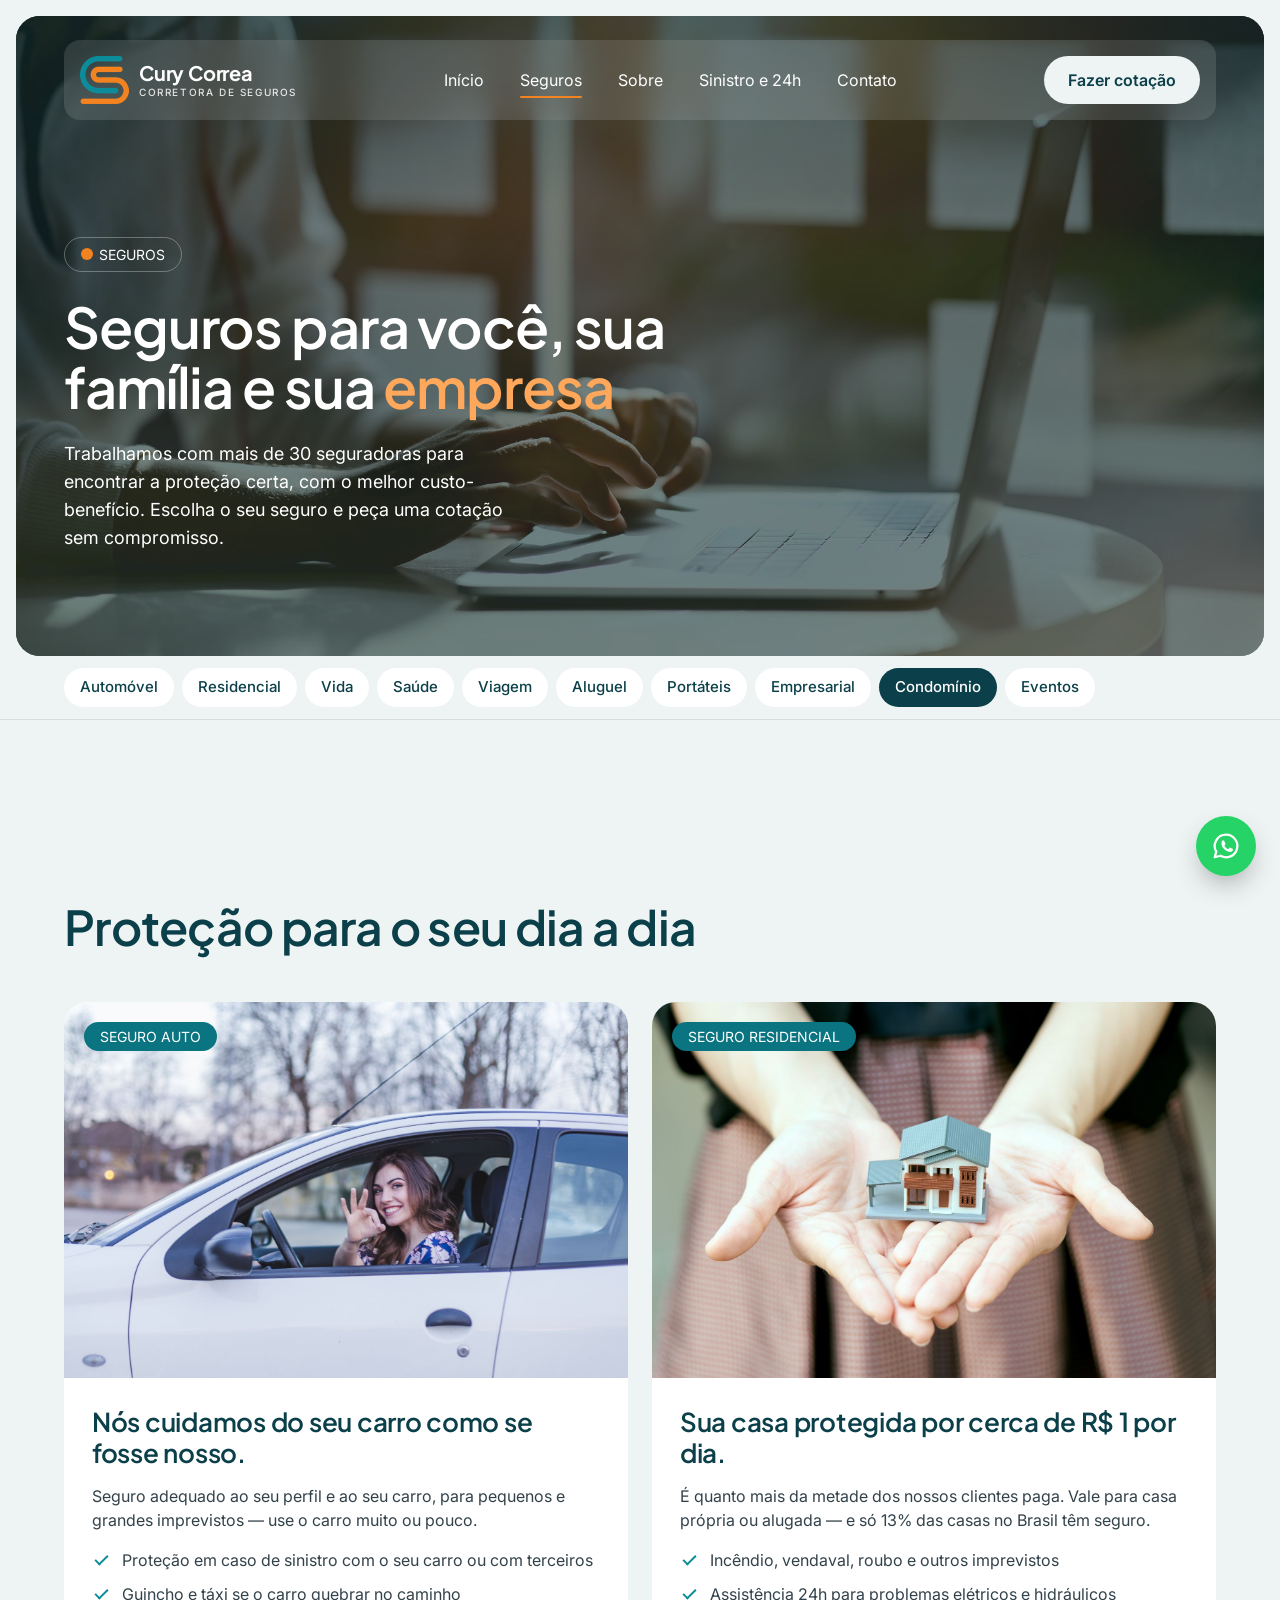
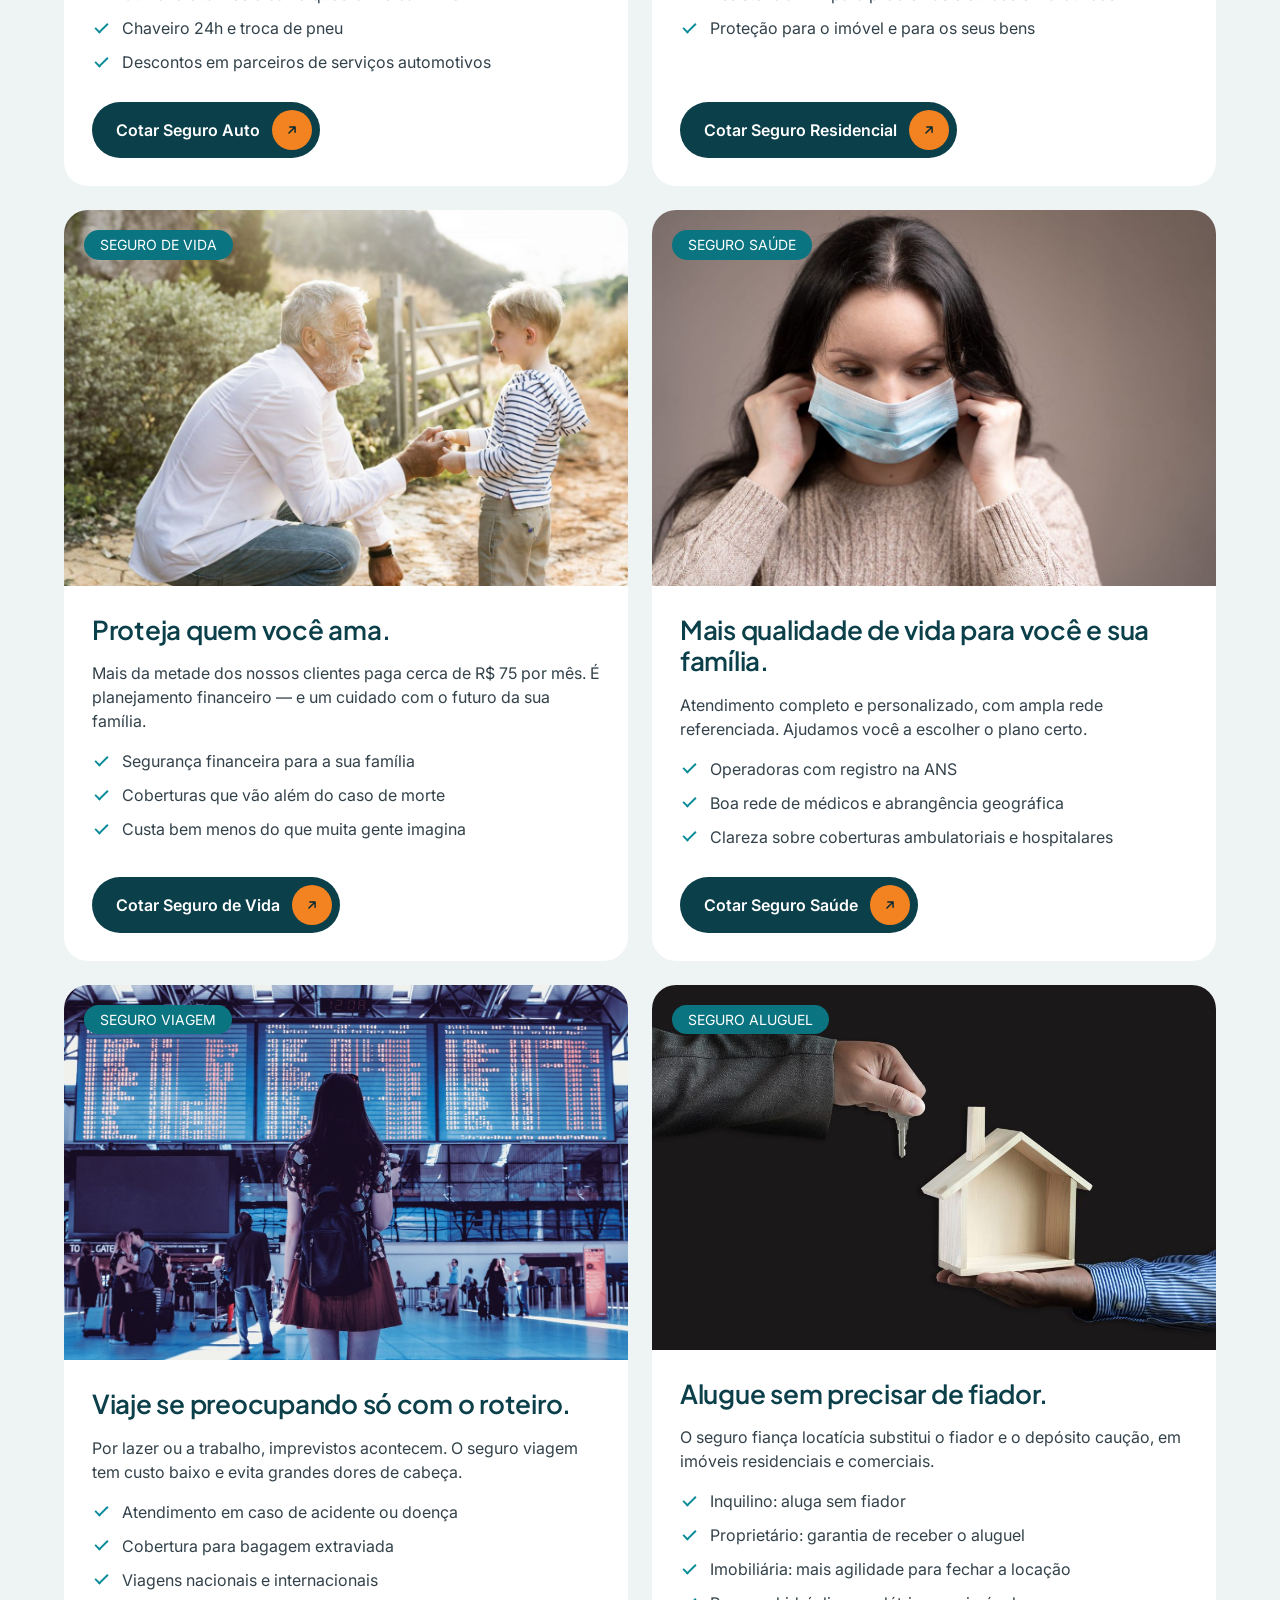
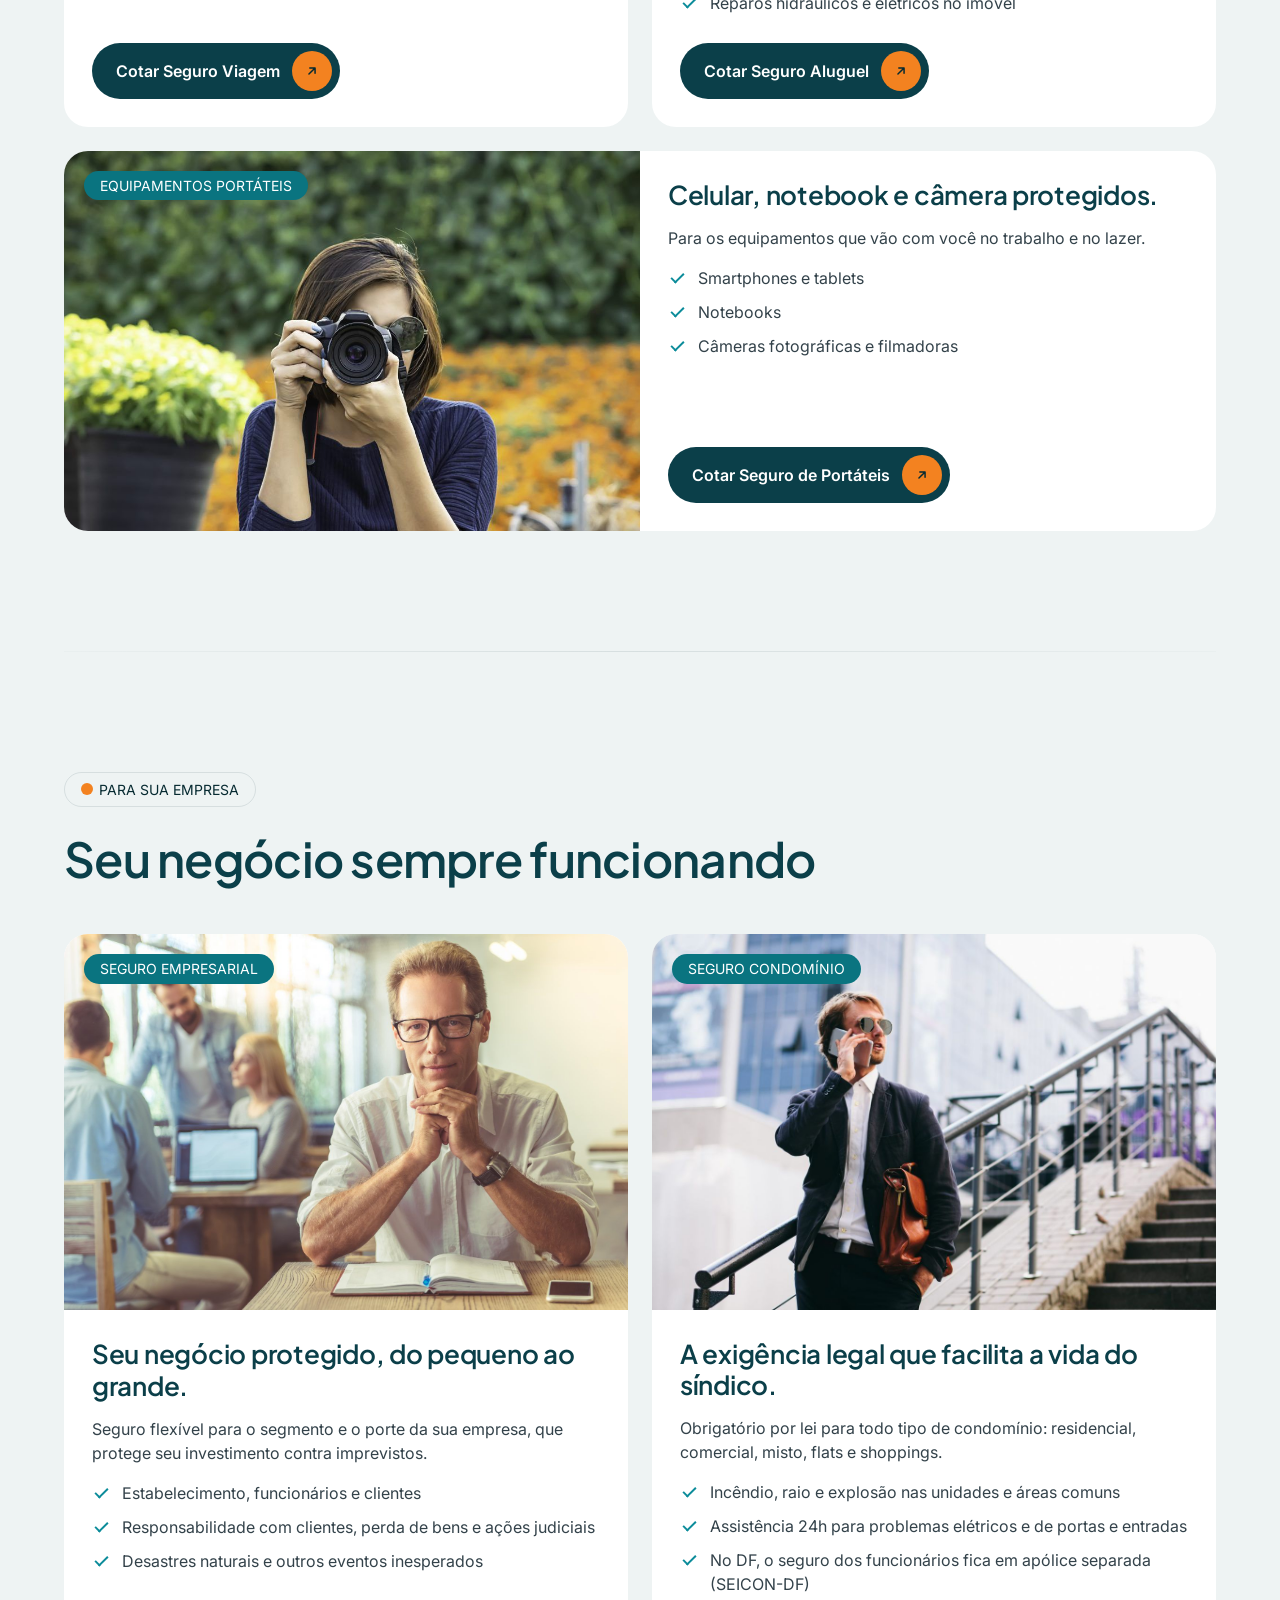
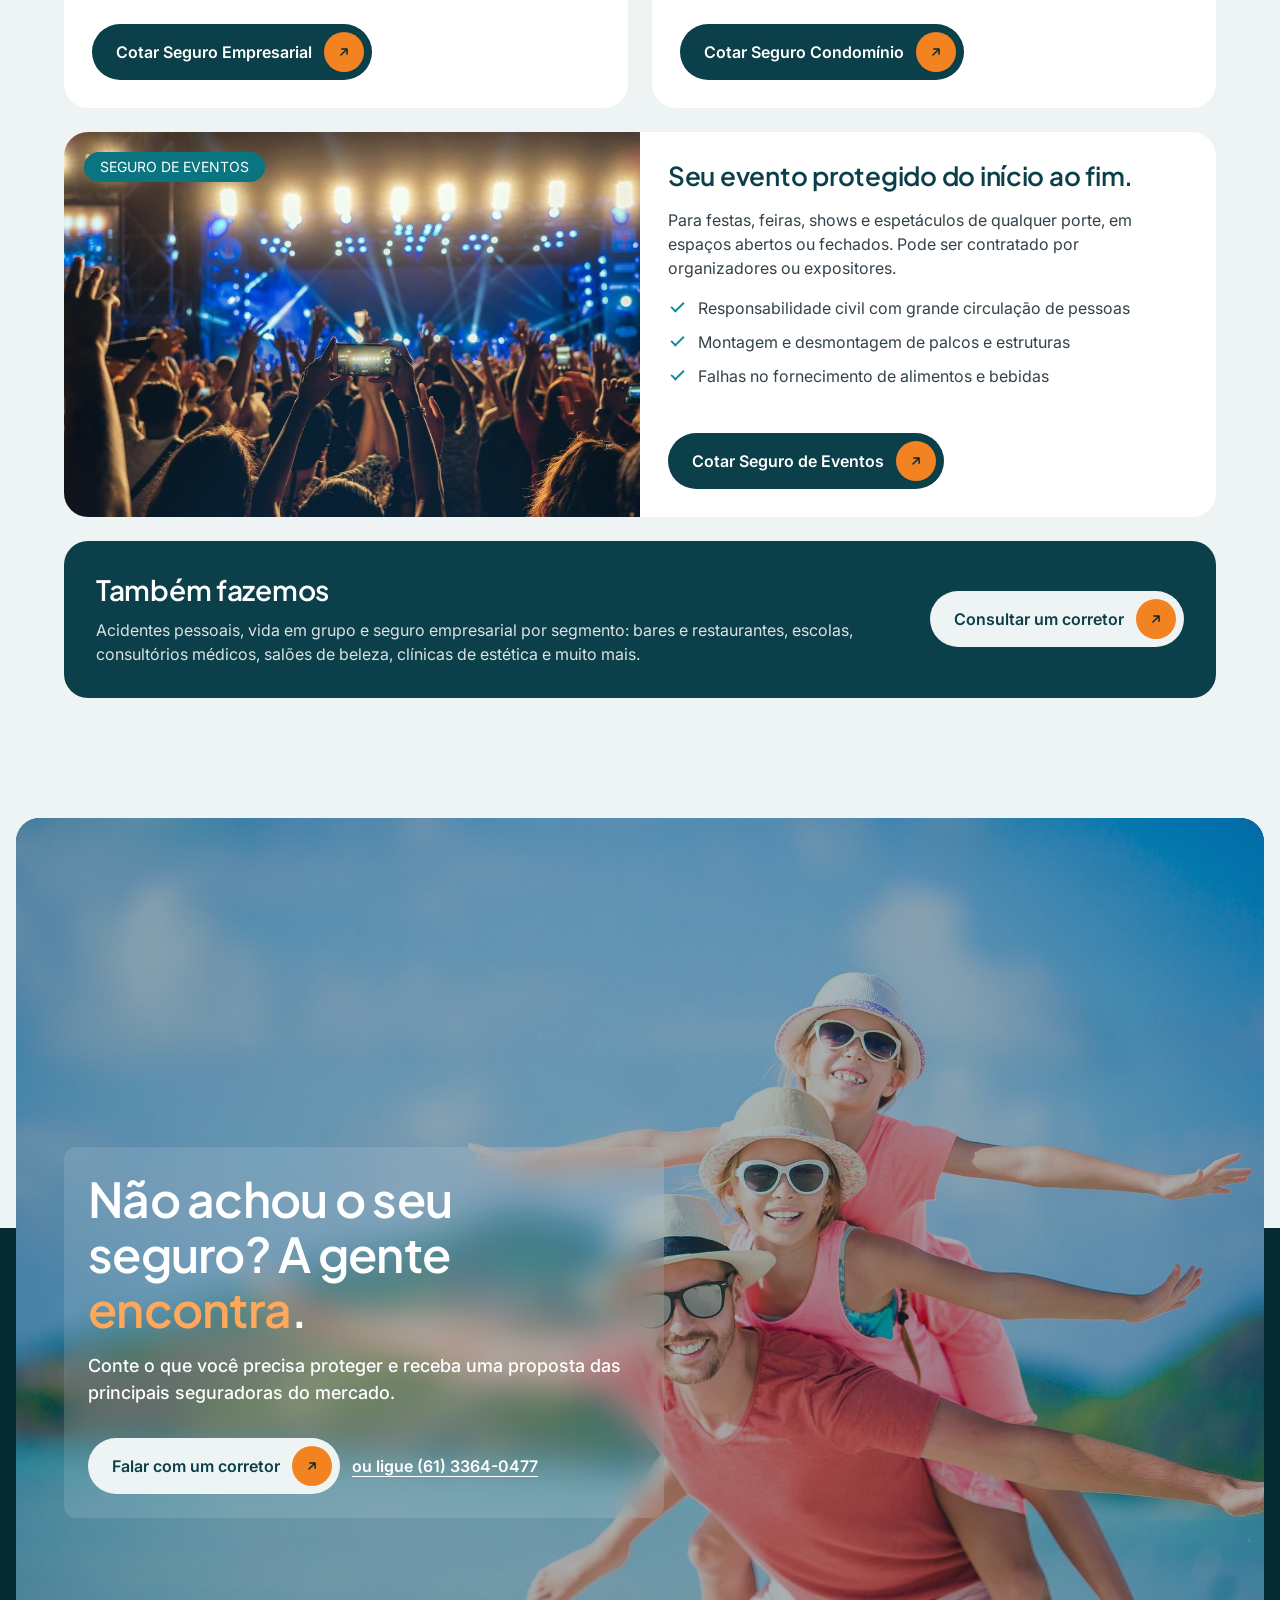
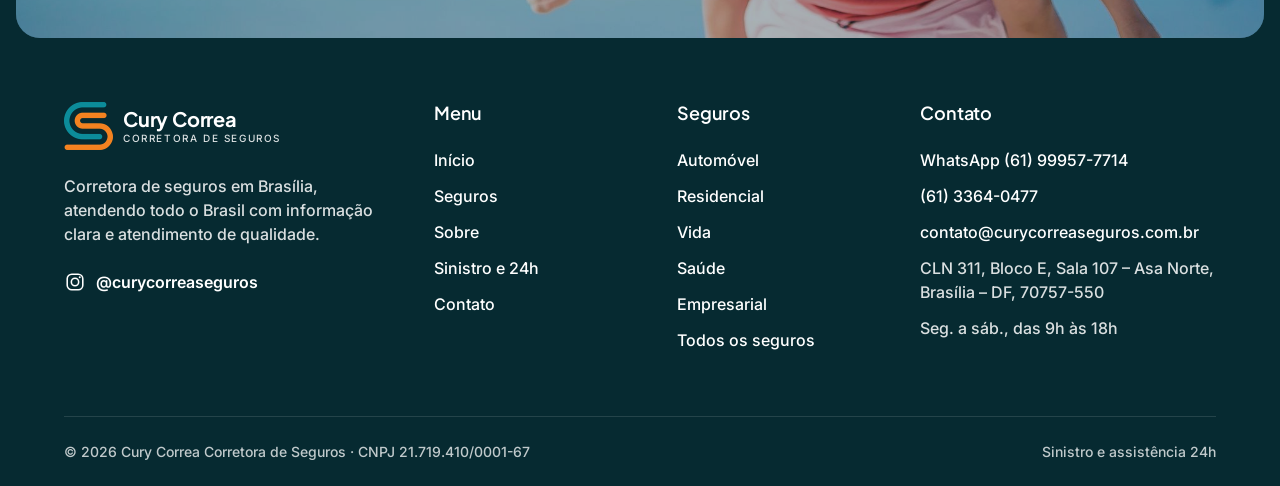
<file: seguros.html>
<!doctype html>
<html lang="pt-BR">
<head>
  <meta charset="utf-8">
  <meta name="viewport" content="width=device-width, initial-scale=1">
  <title>Seguros – Cury Correa Seguros</title>
  <meta name="description" content="Seguro auto, residencial, vida, saúde, viagem, aluguel, portáteis, empresarial, condomínio e eventos. Cotação sem compromisso com a Cury Correa, em Brasília.">
  <meta name="theme-color" content="#062A31">
  <link rel="icon" href="images/favicon.png" type="image/png">
  <link rel="apple-touch-icon" href="images/favicon.png">
  <link rel="preconnect" href="https://fonts.googleapis.com">
  <link rel="preconnect" href="https://fonts.gstatic.com" crossorigin>
  <link href="https://fonts.googleapis.com/css2?family=Plus+Jakarta+Sans:wght@500;600;700&family=Inter:wght@400;500;600&display=swap" rel="stylesheet">
  <link rel="stylesheet" href="css/styles.css">
  <script>document.documentElement.classList.add('js');</script>
</head>
<body>

  <!-- Ícones reutilizados -->
  <svg width="0" height="0" style="position:absolute" aria-hidden="true">
    <symbol id="i-arrow" viewBox="0 0 16 16"><path d="M4.5 11.5l7-7M5.5 4.5h6v6" fill="none" stroke="currentColor" stroke-width="1.7" stroke-linecap="round" stroke-linejoin="round"/></symbol>
    <symbol id="i-whatsapp" viewBox="0 0 24 24"><path d="M12 3a9 9 0 0 0-7.8 13.5L3 21l4.6-1.2A9 9 0 1 0 12 3z" fill="none" stroke="currentColor" stroke-width="1.8" stroke-linejoin="round"/><path d="M8.6 8.2c.3-.6.6-.6.9-.6h.6c.2 0 .4 0 .6.5l.8 1.9c.1.2.1.4 0 .6l-.6.8c-.1.2-.2.3 0 .6.6 1 1.5 1.9 2.6 2.4.3.1.4.1.6-.1l.7-.9c.2-.2.4-.2.6-.1l1.8.9c.3.1.4.2.4.4 0 .6-.3 1.4-1 1.8-.6.4-1.6.6-3.6-.3-1.9-.9-3.4-2.6-4.1-3.8-.7-1.3-.6-2.5-.3-3.1z" fill="currentColor"/></symbol>
    <symbol id="i-info" viewBox="0 0 24 24"><g fill="none" stroke="currentColor" stroke-width="1.6" stroke-linecap="round" stroke-linejoin="round"><circle cx="12" cy="12" r="9"/><path d="M12 11v5M12 7.5h.01"/></g></symbol>
    <symbol id="i-building" viewBox="0 0 24 24"><g fill="none" stroke="currentColor" stroke-width="1.6" stroke-linecap="round" stroke-linejoin="round"><path d="M3 9.5L12 4l9 5.5M5 10v8M9.5 10v8M14.5 10v8M19 10v8M3 20.5h18"/></g></symbol>
    <symbol id="i-user" viewBox="0 0 24 24"><g fill="none" stroke="currentColor" stroke-width="1.6" stroke-linecap="round" stroke-linejoin="round"><circle cx="12" cy="8" r="3.5"/><path d="M5 20c.8-3.6 3.6-5.5 7-5.5s6.2 1.9 7 5.5"/></g></symbol>
    <symbol id="i-lifebuoy" viewBox="0 0 24 24"><g fill="none" stroke="currentColor" stroke-width="1.6" stroke-linecap="round" stroke-linejoin="round"><circle cx="12" cy="12" r="9"/><circle cx="12" cy="12" r="3.8"/><path d="M5.6 5.6l3.7 3.7M14.7 14.7l3.7 3.7M18.4 5.6l-3.7 3.7M9.3 14.7l-3.7 3.7"/></g></symbol>
    <symbol id="i-list" viewBox="0 0 24 24"><g fill="none" stroke="currentColor" stroke-width="1.6" stroke-linecap="round" stroke-linejoin="round"><path d="M9 6.5h11M9 12h11M9 17.5h11"/></g><circle cx="5" cy="6.5" r="1.3" fill="currentColor"/><circle cx="5" cy="12" r="1.3" fill="currentColor"/><circle cx="5" cy="17.5" r="1.3" fill="currentColor"/></symbol>
    <symbol id="i-chat" viewBox="0 0 24 24"><g fill="none" stroke="currentColor" stroke-width="1.6" stroke-linecap="round" stroke-linejoin="round"><path d="M4 5h16v11H10l-6 4z"/><path d="M8 9.5h8M8 12.5h5"/></g></symbol>
    <symbol id="i-doc" viewBox="0 0 24 24"><g fill="none" stroke="currentColor" stroke-width="1.6" stroke-linecap="round" stroke-linejoin="round"><path d="M7 3h7l4 4v14H7z"/><path d="M14 3v4h4M10 12h5M10 16h5"/></g></symbol>
    <symbol id="i-shield" viewBox="0 0 24 24"><g fill="none" stroke="currentColor" stroke-width="1.6" stroke-linecap="round" stroke-linejoin="round"><path d="M12 3l7 3v6c0 4.5-3 7.6-7 9-4-1.4-7-4.5-7-9V6z"/><path d="M9 12l2.2 2.2L15.5 10"/></g></symbol>
    <symbol id="i-instagram" viewBox="0 0 24 24"><g fill="none" stroke="currentColor" stroke-width="1.7"><rect x="3.5" y="3.5" width="17" height="17" rx="5"/><circle cx="12" cy="12" r="4"/></g><circle cx="17.2" cy="6.8" r="1.1" fill="currentColor"/></symbol>
    <symbol id="i-phone" viewBox="0 0 24 24"><g fill="none" stroke="currentColor" stroke-width="1.6" stroke-linecap="round" stroke-linejoin="round"><path d="M6.5 3.5h3l1.5 4.5-2 1.3a10.5 10.5 0 0 0 5.7 5.7l1.3-2 4.5 1.5v3a2 2 0 0 1-2 2A16.5 16.5 0 0 1 4.5 5.5a2 2 0 0 1 2-2z"/></g></symbol>
    <symbol id="i-mail" viewBox="0 0 24 24"><g fill="none" stroke="currentColor" stroke-width="1.6" stroke-linecap="round" stroke-linejoin="round"><rect x="3" y="5" width="18" height="14" rx="2"/><path d="M3.5 6.5l8.5 6 8.5-6"/></g></symbol>
    <symbol id="i-pin" viewBox="0 0 24 24"><g fill="none" stroke="currentColor" stroke-width="1.6" stroke-linecap="round" stroke-linejoin="round"><path d="M12 21s-6.5-5.6-6.5-11a6.5 6.5 0 0 1 13 0c0 5.4-6.5 11-6.5 11z"/><circle cx="12" cy="10" r="2.4"/></g></symbol>
    <symbol id="i-clock" viewBox="0 0 24 24"><g fill="none" stroke="currentColor" stroke-width="1.6" stroke-linecap="round" stroke-linejoin="round"><circle cx="12" cy="12" r="9"/><path d="M12 7v5l3.2 2"/></g></symbol>
    <symbol id="i-wrench" viewBox="0 0 24 24"><g fill="none" stroke="currentColor" stroke-width="1.6" stroke-linecap="round" stroke-linejoin="round"><path d="M14.5 6.5a4 4 0 0 0-5.3 5L4 16.7 7.3 20l5.2-5.2a4 4 0 0 0 5-5.3l-2.5 2.5-2.3-.7-.7-2.3z"/></g></symbol>
    <symbol id="i-gift" viewBox="0 0 24 24"><g fill="none" stroke="currentColor" stroke-width="1.6" stroke-linecap="round" stroke-linejoin="round"><rect x="4" y="9" width="16" height="11" rx="1.5"/><path d="M3 9h18M12 9v11M12 9c-2-3.5-6-3.5-5-1 .6 1.2 3 1 5 1zM12 9c2-3.5 6-3.5 5-1-.6 1.2-3 1-5 1z"/></g></symbol>
  </svg>

  <!-- ===== MENU ===== -->
  <header class="site-header" data-header>
    <div class="site-header__bar">
      <a class="brand" href="index.html" aria-label="Cury Correa Seguros – Início">
        <img src="images/logo-simbolo.png" alt="" width="49" height="48">
        <span class="brand__text"><span class="brand__name">Cury Correa</span><span class="brand__tag">Corretora de Seguros</span></span>
      </a>
      <nav class="site-nav" id="site-nav" aria-label="Principal">
        <a href="index.html">Início</a>
        <a href="seguros.html" aria-current="page">Seguros</a>
        <a href="sobre.html">Sobre</a>
        <a href="sinistros.html">Sinistro e 24h</a>
        <a href="contato.html">Contato</a>
        <a class="btn btn--light btn--plain site-nav__cta-mobile" href="https://wa.me/5561999577714" data-wa="Olá! Vim pelo site e quero fazer uma cotação." target="_blank" rel="noopener">Cotar pelo WhatsApp</a>
      </nav>
      <a class="btn btn--light btn--plain site-header__cta" href="https://wa.me/5561999577714" data-wa="Olá! Vim pelo site e quero fazer uma cotação." target="_blank" rel="noopener">Fazer cotação</a>
      <button class="menu-toggle" type="button" aria-expanded="false" aria-controls="site-nav" aria-label="Abrir menu" data-menu-toggle>
        <span></span><span></span>
      </button>
    </div>
  </header>

  <main>

    <!-- ===== TOPO ===== -->
    <section class="hero hero--page">
      <img class="hero__media" src="images/hero-seguros.jpg" alt="" fetchpriority="high">
      <div class="hero__overlay"></div>
      <div class="container hero__content">
        <span class="pill pill--light">Seguros</span>
        <h1 class="hero__title" data-split="load">Seguros para você, sua família e sua <em>empresa</em></h1>
        <div class="hero__side" data-hero-side>
          <p class="hero__lead">Trabalhamos com mais de 30 seguradoras para encontrar a proteção certa, com o melhor custo-benefício. Escolha o seu seguro e peça uma cotação sem compromisso.</p>
        </div>
      </div>
    </section>

    <!-- ===== ATALHOS (ficam fixos no topo ao rolar) ===== -->
    <nav class="subnav" aria-label="Tipos de seguro">
      <div class="container">
        <div class="subnav__list" data-subnav>
          <a href="#auto">Automóvel</a>
          <a href="#residencial">Residencial</a>
          <a href="#vida">Vida</a>
          <a href="#saude">Saúde</a>
          <a href="#viagem">Viagem</a>
          <a href="#aluguel">Aluguel</a>
          <a href="#portateis">Portáteis</a>
          <a href="#empresarial">Empresarial</a>
          <a href="#condominio">Condomínio</a>
          <a href="#eventos">Eventos</a>
        </div>
      </div>
    </nav>

    <!-- ===== PARA VOCÊ E SUA FAMÍLIA ===== -->
    <section class="section" id="para-voce">
      <div class="container">
        <div class="section-head">
          <span class="pill" data-reveal>Para você e sua família</span>
          <h2 class="title" data-reveal>Proteção para o seu <em>dia a dia</em></h2>
        </div>
        <div class="ins-grid">

          <article class="ins-card" id="auto" data-reveal>
            <div class="ins-card__media"><img src="images/seguro-auto.jpg" alt="" loading="lazy"><span class="tag tag--teal">Seguro Auto</span></div>
            <div class="ins-card__body">
              <h3>Nós cuidamos do seu carro como se fosse nosso.</h3>
              <p>Seguro adequado ao seu perfil e ao seu carro, para pequenos e grandes imprevistos — use o carro muito ou pouco.</p>
              <ul class="checklist">
                <li>Proteção em caso de sinistro com o seu carro ou com terceiros</li>
                <li>Guincho e táxi se o carro quebrar no caminho</li>
                <li>Chaveiro 24h e troca de pneu</li>
                <li>Descontos em parceiros de serviços automotivos</li>
              </ul>
              <a class="btn btn--dark" href="https://wa.me/5561999577714" data-wa="Olá! Quero uma cotação de Seguro Auto." target="_blank" rel="noopener">
                <span class="btn__label">Cotar Seguro Auto</span>
                <span class="btn__icon"><svg><use href="#i-arrow"/></svg><svg><use href="#i-arrow"/></svg></span>
              </a>
            </div>
          </article>

          <article class="ins-card" id="residencial" data-reveal>
            <div class="ins-card__media"><img src="images/seguro-residencial.jpg" alt="" loading="lazy"><span class="tag tag--teal">Seguro Residencial</span></div>
            <div class="ins-card__body">
              <h3>Sua casa protegida por cerca de R$ 1 por dia.</h3>
              <p>É quanto mais da metade dos nossos clientes paga. Vale para casa própria ou alugada — e só 13% das casas no Brasil têm seguro.</p>
              <ul class="checklist">
                <li>Incêndio, vendaval, roubo e outros imprevistos</li>
                <li>Assistência 24h para problemas elétricos e hidráulicos</li>
                <li>Proteção para o imóvel e para os seus bens</li>
              </ul>
              <a class="btn btn--dark" href="https://wa.me/5561999577714" data-wa="Olá! Quero uma cotação de Seguro Residencial." target="_blank" rel="noopener">
                <span class="btn__label">Cotar Seguro Residencial</span>
                <span class="btn__icon"><svg><use href="#i-arrow"/></svg><svg><use href="#i-arrow"/></svg></span>
              </a>
            </div>
          </article>

          <article class="ins-card" id="vida" data-reveal>
            <div class="ins-card__media"><img src="images/seguro-vida.jpg" alt="" loading="lazy"><span class="tag tag--teal">Seguro de Vida</span></div>
            <div class="ins-card__body">
              <h3>Proteja quem você ama.</h3>
              <p>Mais da metade dos nossos clientes paga cerca de R$ 75 por mês. É planejamento financeiro — e um cuidado com o futuro da sua família.</p>
              <ul class="checklist">
                <li>Segurança financeira para a sua família</li>
                <li>Coberturas que vão além do caso de morte</li>
                <li>Custa bem menos do que muita gente imagina</li>
              </ul>
              <a class="btn btn--dark" href="https://wa.me/5561999577714" data-wa="Olá! Quero uma cotação de Seguro de Vida." target="_blank" rel="noopener">
                <span class="btn__label">Cotar Seguro de Vida</span>
                <span class="btn__icon"><svg><use href="#i-arrow"/></svg><svg><use href="#i-arrow"/></svg></span>
              </a>
            </div>
          </article>

          <article class="ins-card" id="saude" data-reveal>
            <div class="ins-card__media"><img src="images/seguro-saude.jpg" alt="" loading="lazy"><span class="tag tag--teal">Seguro Saúde</span></div>
            <div class="ins-card__body">
              <h3>Mais qualidade de vida para você e sua família.</h3>
              <p>Atendimento completo e personalizado, com ampla rede referenciada. Ajudamos você a escolher o plano certo.</p>
              <ul class="checklist">
                <li>Operadoras com registro na ANS</li>
                <li>Boa rede de médicos e abrangência geográfica</li>
                <li>Clareza sobre coberturas ambulatoriais e hospitalares</li>
              </ul>
              <a class="btn btn--dark" href="https://wa.me/5561999577714" data-wa="Olá! Quero uma cotação de Seguro Saúde." target="_blank" rel="noopener">
                <span class="btn__label">Cotar Seguro Saúde</span>
                <span class="btn__icon"><svg><use href="#i-arrow"/></svg><svg><use href="#i-arrow"/></svg></span>
              </a>
            </div>
          </article>

          <article class="ins-card" id="viagem" data-reveal>
            <div class="ins-card__media"><img src="images/seguro-viagem.jpg" alt="" loading="lazy"><span class="tag tag--teal">Seguro Viagem</span></div>
            <div class="ins-card__body">
              <h3>Viaje se preocupando só com o roteiro.</h3>
              <p>Por lazer ou a trabalho, imprevistos acontecem. O seguro viagem tem custo baixo e evita grandes dores de cabeça.</p>
              <ul class="checklist">
                <li>Atendimento em caso de acidente ou doença</li>
                <li>Cobertura para bagagem extraviada</li>
                <li>Viagens nacionais e internacionais</li>
              </ul>
              <a class="btn btn--dark" href="https://wa.me/5561999577714" data-wa="Olá! Quero uma cotação de Seguro Viagem." target="_blank" rel="noopener">
                <span class="btn__label">Cotar Seguro Viagem</span>
                <span class="btn__icon"><svg><use href="#i-arrow"/></svg><svg><use href="#i-arrow"/></svg></span>
              </a>
            </div>
          </article>

          <article class="ins-card" id="aluguel" data-reveal>
            <div class="ins-card__media"><img src="images/seguro-aluguel.jpg" alt="" loading="lazy"><span class="tag tag--teal">Seguro Aluguel</span></div>
            <div class="ins-card__body">
              <h3>Alugue sem precisar de fiador.</h3>
              <p>O seguro fiança locatícia substitui o fiador e o depósito caução, em imóveis residenciais e comerciais.</p>
              <ul class="checklist">
                <li>Inquilino: aluga sem fiador</li>
                <li>Proprietário: garantia de receber o aluguel</li>
                <li>Imobiliária: mais agilidade para fechar a locação</li>
                <li>Reparos hidráulicos e elétricos no imóvel</li>
              </ul>
              <a class="btn btn--dark" href="https://wa.me/5561999577714" data-wa="Olá! Quero uma cotação de Seguro Aluguel (fiança locatícia)." target="_blank" rel="noopener">
                <span class="btn__label">Cotar Seguro Aluguel</span>
                <span class="btn__icon"><svg><use href="#i-arrow"/></svg><svg><use href="#i-arrow"/></svg></span>
              </a>
            </div>
          </article>

          <article class="ins-card" id="portateis" data-reveal>
            <div class="ins-card__media"><img src="images/seguro-portateis.jpg" alt="" loading="lazy"><span class="tag tag--teal">Equipamentos Portáteis</span></div>
            <div class="ins-card__body">
              <h3>Celular, notebook e câmera protegidos.</h3>
              <p>Para os equipamentos que vão com você no trabalho e no lazer.</p>
              <ul class="checklist">
                <li>Smartphones e tablets</li>
                <li>Notebooks</li>
                <li>Câmeras fotográficas e filmadoras</li>
              </ul>
              <a class="btn btn--dark" href="https://wa.me/5561999577714" data-wa="Olá! Quero uma cotação de Seguro de Equipamentos Portáteis." target="_blank" rel="noopener">
                <span class="btn__label">Cotar Seguro de Portáteis</span>
                <span class="btn__icon"><svg><use href="#i-arrow"/></svg><svg><use href="#i-arrow"/></svg></span>
              </a>
            </div>
          </article>

        </div>
      </div>
    </section>

    <div class="container"><hr class="divider"></div>

    <!-- ===== PARA SUA EMPRESA ===== -->
    <section class="section" id="para-empresas">
      <div class="container">
        <div class="section-head">
          <span class="pill" data-reveal>Para sua empresa</span>
          <h2 class="title" data-reveal>Seu negócio <em>sempre funcionando</em></h2>
        </div>
        <div class="ins-grid">

          <article class="ins-card" id="empresarial" data-reveal>
            <div class="ins-card__media"><img src="images/seguro-empresarial.jpg" alt="" loading="lazy"><span class="tag tag--teal">Seguro Empresarial</span></div>
            <div class="ins-card__body">
              <h3>Seu negócio protegido, do pequeno ao grande.</h3>
              <p>Seguro flexível para o segmento e o porte da sua empresa, que protege seu investimento contra imprevistos.</p>
              <ul class="checklist">
                <li>Estabelecimento, funcionários e clientes</li>
                <li>Responsabilidade com clientes, perda de bens e ações judiciais</li>
                <li>Desastres naturais e outros eventos inesperados</li>
              </ul>
              <a class="btn btn--dark" href="https://wa.me/5561999577714" data-wa="Olá! Quero uma cotação de Seguro Empresarial." target="_blank" rel="noopener">
                <span class="btn__label">Cotar Seguro Empresarial</span>
                <span class="btn__icon"><svg><use href="#i-arrow"/></svg><svg><use href="#i-arrow"/></svg></span>
              </a>
            </div>
          </article>

          <article class="ins-card" id="condominio" data-reveal>
            <div class="ins-card__media"><img src="images/seguro-condominio.jpg" alt="" loading="lazy"><span class="tag tag--teal">Seguro Condomínio</span></div>
            <div class="ins-card__body">
              <h3>A exigência legal que facilita a vida do síndico.</h3>
              <p>Obrigatório por lei para todo tipo de condomínio: residencial, comercial, misto, flats e shoppings.</p>
              <ul class="checklist">
                <li>Incêndio, raio e explosão nas unidades e áreas comuns</li>
                <li>Assistência 24h para problemas elétricos e de portas e entradas</li>
                <li>No DF, o seguro dos funcionários fica em apólice separada (SEICON-DF)</li>
              </ul>
              <a class="btn btn--dark" href="https://wa.me/5561999577714" data-wa="Olá! Quero uma cotação de Seguro Condomínio." target="_blank" rel="noopener">
                <span class="btn__label">Cotar Seguro Condomínio</span>
                <span class="btn__icon"><svg><use href="#i-arrow"/></svg><svg><use href="#i-arrow"/></svg></span>
              </a>
            </div>
          </article>

          <article class="ins-card" id="eventos" data-reveal>
            <div class="ins-card__media"><img src="images/seguro-eventos.jpg" alt="" loading="lazy"><span class="tag tag--teal">Seguro de Eventos</span></div>
            <div class="ins-card__body">
              <h3>Seu evento protegido do início ao fim.</h3>
              <p>Para festas, feiras, shows e espetáculos de qualquer porte, em espaços abertos ou fechados. Pode ser contratado por organizadores ou expositores.</p>
              <ul class="checklist">
                <li>Responsabilidade civil com grande circulação de pessoas</li>
                <li>Montagem e desmontagem de palcos e estruturas</li>
                <li>Falhas no fornecimento de alimentos e bebidas</li>
              </ul>
              <a class="btn btn--dark" href="https://wa.me/5561999577714" data-wa="Olá! Quero uma cotação de Seguro de Eventos." target="_blank" rel="noopener">
                <span class="btn__label">Cotar Seguro de Eventos</span>
                <span class="btn__icon"><svg><use href="#i-arrow"/></svg><svg><use href="#i-arrow"/></svg></span>
              </a>
            </div>
          </article>

        </div>

        <div class="also" data-reveal>
          <div>
            <h3>Também fazemos</h3>
            <p>Acidentes pessoais, vida em grupo e seguro empresarial por segmento: bares e restaurantes, escolas, consultórios médicos, salões de beleza, clínicas de estética e muito mais.</p>
          </div>
          <a class="btn btn--light" href="https://wa.me/5561999577714" data-wa="Olá! Quero saber sobre um seguro para a minha empresa." target="_blank" rel="noopener">
            <span class="btn__label">Consultar um corretor</span>
            <span class="btn__icon"><svg><use href="#i-arrow"/></svg><svg><use href="#i-arrow"/></svg></span>
          </a>
        </div>
      </div>
    </section>

    <!-- ===== CHAMADA FINAL ===== -->
    <div class="cta-wrap">
      <section class="cta">
        <img class="cta__bg" src="images/cta.jpg" alt="" loading="lazy">
        <div class="container">
          <div class="glass cta__box" data-reveal>
            <div class="cta__text">
              <h2 class="title">Não achou o seu seguro? A gente <em>encontra</em>.</h2>
              <p>Conte o que você precisa proteger e receba uma proposta das principais seguradoras do mercado.</p>
            </div>
            <div class="actions">
              <a class="btn btn--light" href="https://wa.me/5561999577714" data-wa="Olá! Vim pelo site e quero fazer uma cotação." target="_blank" rel="noopener">
                <span class="btn__label">Falar com um corretor</span>
                <span class="btn__icon"><svg><use href="#i-arrow"/></svg><svg><use href="#i-arrow"/></svg></span>
              </a>
              <a class="cta__phone" href="tel:+556133640477">ou ligue (61) 3364-0477</a>
            </div>
          </div>
        </div>
      </section>
    </div>

  </main>

  <!-- ===== RODAPÉ ===== -->
  <footer class="site-footer">
    <div class="container">
      <div class="site-footer__grid">
        <div class="site-footer__brand">
          <a class="brand" href="index.html" aria-label="Cury Correa Seguros – Início">
            <img src="images/logo-simbolo.png" alt="" width="49" height="48" loading="lazy">
            <span class="brand__text"><span class="brand__name">Cury Correa</span><span class="brand__tag">Corretora de Seguros</span></span>
          </a>
          <p>Corretora de seguros em Brasília, atendendo todo o Brasil com informação clara e atendimento de qualidade.</p>
          <a class="site-footer__insta" href="https://www.instagram.com/curycorreaseguros/" target="_blank" rel="noopener"><svg><use href="#i-instagram"/></svg>@curycorreaseguros</a>
        </div>
        <div class="site-footer__col">
          <h3>Menu</h3>
          <nav class="site-footer__links" aria-label="Rodapé">
            <a href="index.html">Início</a>
            <a href="seguros.html">Seguros</a>
            <a href="sobre.html">Sobre</a>
            <a href="sinistros.html">Sinistro e 24h</a>
            <a href="contato.html">Contato</a>
          </nav>
        </div>
        <div class="site-footer__col">
          <h3>Seguros</h3>
          <div class="site-footer__links">
            <a href="seguros.html#auto">Automóvel</a>
            <a href="seguros.html#residencial">Residencial</a>
            <a href="seguros.html#vida">Vida</a>
            <a href="seguros.html#saude">Saúde</a>
            <a href="seguros.html#empresarial">Empresarial</a>
            <a href="seguros.html">Todos os seguros</a>
          </div>
        </div>
        <div class="site-footer__col">
          <h3>Contato</h3>
          <div class="site-footer__links">
            <a href="https://wa.me/5561999577714" data-wa="Olá! Vim pelo site e quero falar com um corretor." target="_blank" rel="noopener">WhatsApp (61) 99957-7714</a>
            <a href="tel:+556133640477">(61) 3364-0477</a>
            <a href="mailto:contato@curycorreaseguros.com.br">contato@curycorreaseguros.com.br</a>
            <p>CLN 311, Bloco E, Sala 107 – Asa Norte, Brasília – DF, 70757-550</p>
            <p>Seg. a sáb., das 9h às 18h</p>
          </div>
        </div>
      </div>
      <div class="site-footer__bottom">
        <p>© <span data-year>2026</span> Cury Correa Corretora de Seguros · CNPJ 21.719.410/0001-67</p>
        <p><a href="sinistros.html">Sinistro e assistência 24h</a></p>
      </div>
    </div>
  </footer>

  <a class="wa-float" href="https://wa.me/5561999577714" data-wa="Olá! Vim pelo site e quero falar com um corretor." target="_blank" rel="noopener" aria-label="Falar no WhatsApp"><svg><use href="#i-whatsapp"/></svg></a>

  <script src="js/main.js" defer></script>
</body>
</html>
</file>
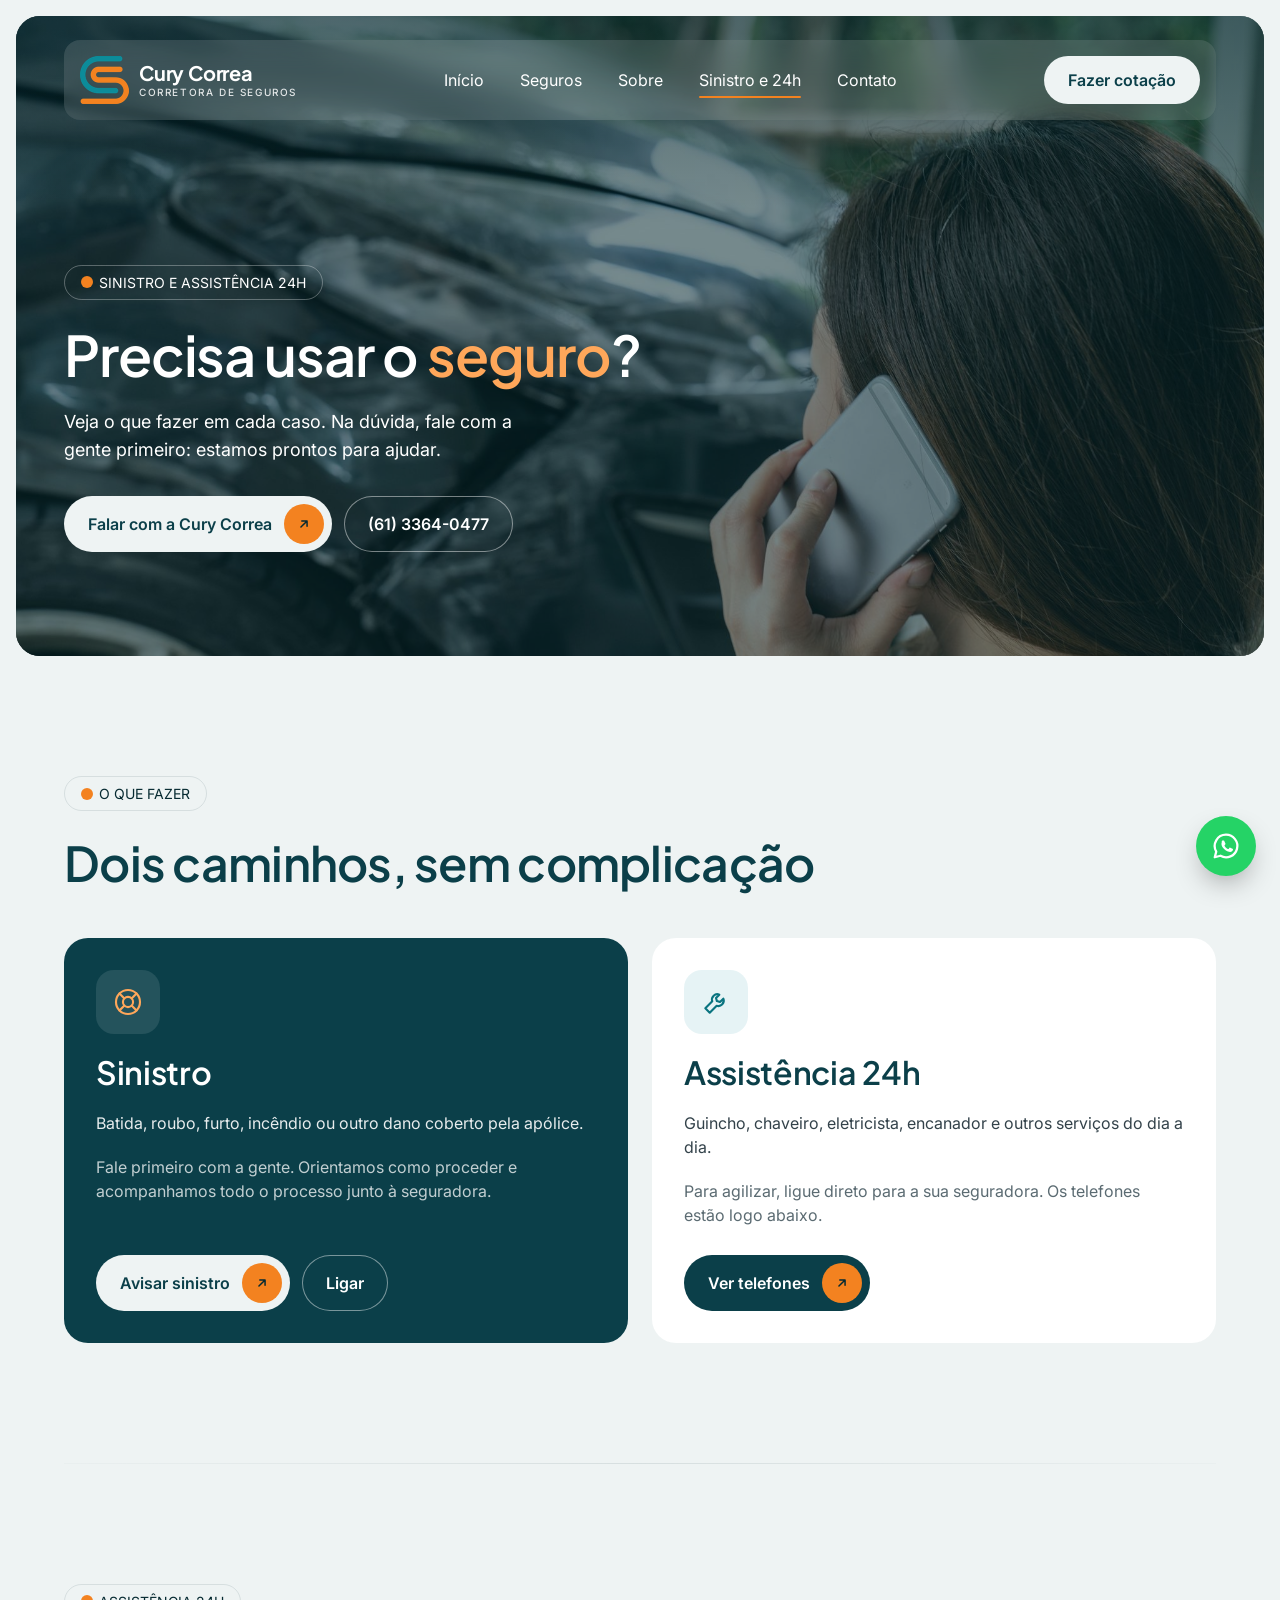
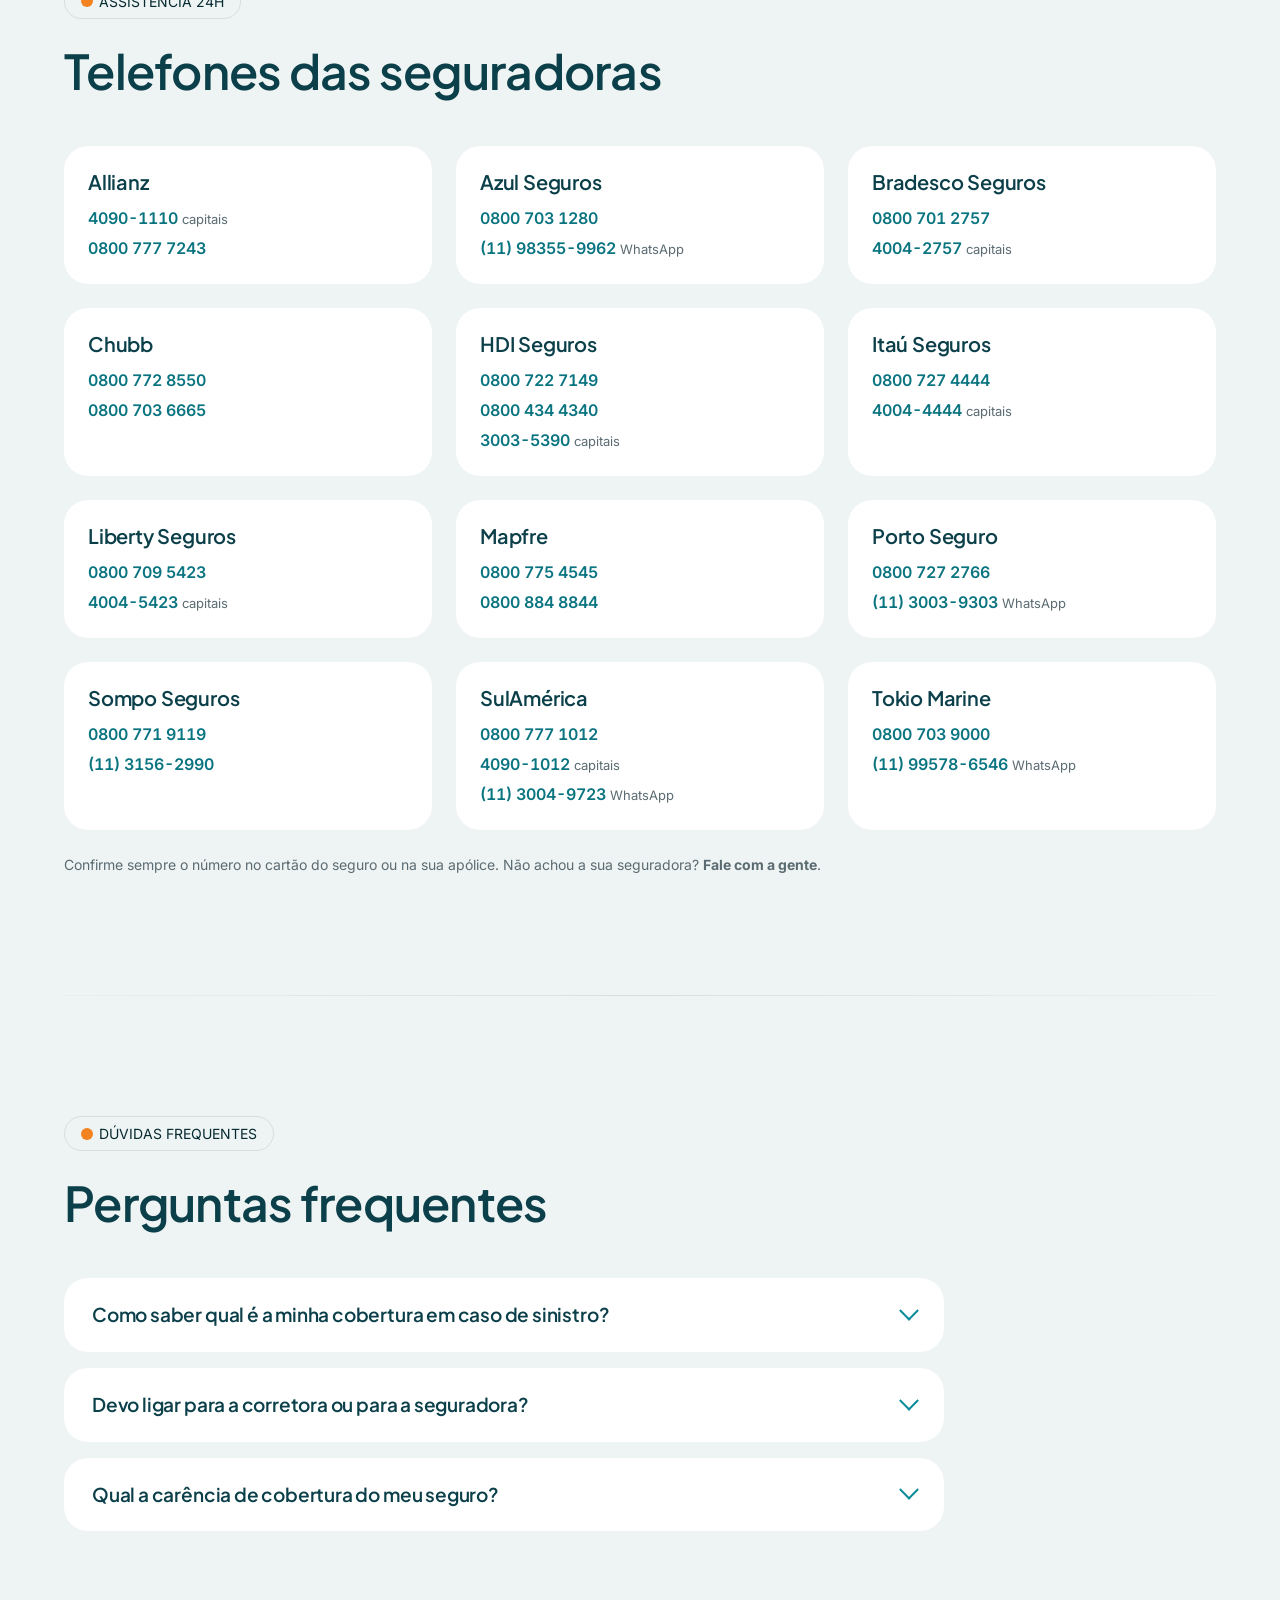
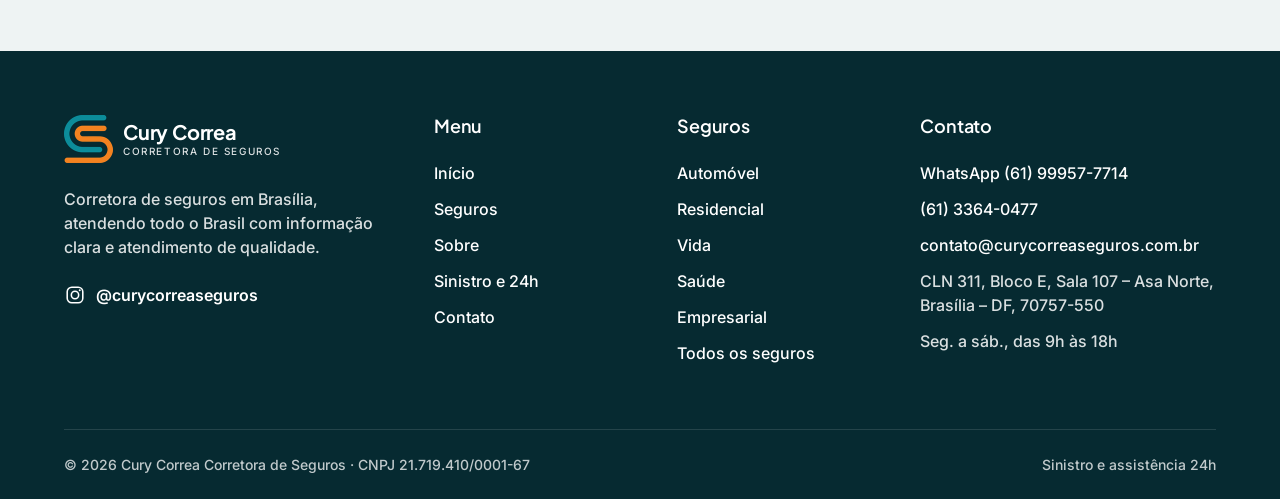
<file: sinistros.html>
<!doctype html>
<html lang="pt-BR">
<head>
  <meta charset="utf-8">
  <meta name="viewport" content="width=device-width, initial-scale=1">
  <title>Sinistro e assistência 24h – Cury Correa Seguros</title>
  <meta name="description" content="Saiba o que fazer em caso de sinistro e veja os telefones de assistência 24h das principais seguradoras.">
  <meta name="theme-color" content="#062A31">
  <link rel="icon" href="images/favicon.png" type="image/png">
  <link rel="apple-touch-icon" href="images/favicon.png">
  <link rel="preconnect" href="https://fonts.googleapis.com">
  <link rel="preconnect" href="https://fonts.gstatic.com" crossorigin>
  <link href="https://fonts.googleapis.com/css2?family=Plus+Jakarta+Sans:wght@500;600;700&family=Inter:wght@400;500;600&display=swap" rel="stylesheet">
  <link rel="stylesheet" href="css/styles.css">
  <script>document.documentElement.classList.add('js');</script>
</head>
<body>

  <!-- Ícones reutilizados -->
  <svg width="0" height="0" style="position:absolute" aria-hidden="true">
    <symbol id="i-arrow" viewBox="0 0 16 16"><path d="M4.5 11.5l7-7M5.5 4.5h6v6" fill="none" stroke="currentColor" stroke-width="1.7" stroke-linecap="round" stroke-linejoin="round"/></symbol>
    <symbol id="i-whatsapp" viewBox="0 0 24 24"><path d="M12 3a9 9 0 0 0-7.8 13.5L3 21l4.6-1.2A9 9 0 1 0 12 3z" fill="none" stroke="currentColor" stroke-width="1.8" stroke-linejoin="round"/><path d="M8.6 8.2c.3-.6.6-.6.9-.6h.6c.2 0 .4 0 .6.5l.8 1.9c.1.2.1.4 0 .6l-.6.8c-.1.2-.2.3 0 .6.6 1 1.5 1.9 2.6 2.4.3.1.4.1.6-.1l.7-.9c.2-.2.4-.2.6-.1l1.8.9c.3.1.4.2.4.4 0 .6-.3 1.4-1 1.8-.6.4-1.6.6-3.6-.3-1.9-.9-3.4-2.6-4.1-3.8-.7-1.3-.6-2.5-.3-3.1z" fill="currentColor"/></symbol>
    <symbol id="i-info" viewBox="0 0 24 24"><g fill="none" stroke="currentColor" stroke-width="1.6" stroke-linecap="round" stroke-linejoin="round"><circle cx="12" cy="12" r="9"/><path d="M12 11v5M12 7.5h.01"/></g></symbol>
    <symbol id="i-building" viewBox="0 0 24 24"><g fill="none" stroke="currentColor" stroke-width="1.6" stroke-linecap="round" stroke-linejoin="round"><path d="M3 9.5L12 4l9 5.5M5 10v8M9.5 10v8M14.5 10v8M19 10v8M3 20.5h18"/></g></symbol>
    <symbol id="i-user" viewBox="0 0 24 24"><g fill="none" stroke="currentColor" stroke-width="1.6" stroke-linecap="round" stroke-linejoin="round"><circle cx="12" cy="8" r="3.5"/><path d="M5 20c.8-3.6 3.6-5.5 7-5.5s6.2 1.9 7 5.5"/></g></symbol>
    <symbol id="i-lifebuoy" viewBox="0 0 24 24"><g fill="none" stroke="currentColor" stroke-width="1.6" stroke-linecap="round" stroke-linejoin="round"><circle cx="12" cy="12" r="9"/><circle cx="12" cy="12" r="3.8"/><path d="M5.6 5.6l3.7 3.7M14.7 14.7l3.7 3.7M18.4 5.6l-3.7 3.7M9.3 14.7l-3.7 3.7"/></g></symbol>
    <symbol id="i-list" viewBox="0 0 24 24"><g fill="none" stroke="currentColor" stroke-width="1.6" stroke-linecap="round" stroke-linejoin="round"><path d="M9 6.5h11M9 12h11M9 17.5h11"/></g><circle cx="5" cy="6.5" r="1.3" fill="currentColor"/><circle cx="5" cy="12" r="1.3" fill="currentColor"/><circle cx="5" cy="17.5" r="1.3" fill="currentColor"/></symbol>
    <symbol id="i-chat" viewBox="0 0 24 24"><g fill="none" stroke="currentColor" stroke-width="1.6" stroke-linecap="round" stroke-linejoin="round"><path d="M4 5h16v11H10l-6 4z"/><path d="M8 9.5h8M8 12.5h5"/></g></symbol>
    <symbol id="i-doc" viewBox="0 0 24 24"><g fill="none" stroke="currentColor" stroke-width="1.6" stroke-linecap="round" stroke-linejoin="round"><path d="M7 3h7l4 4v14H7z"/><path d="M14 3v4h4M10 12h5M10 16h5"/></g></symbol>
    <symbol id="i-shield" viewBox="0 0 24 24"><g fill="none" stroke="currentColor" stroke-width="1.6" stroke-linecap="round" stroke-linejoin="round"><path d="M12 3l7 3v6c0 4.5-3 7.6-7 9-4-1.4-7-4.5-7-9V6z"/><path d="M9 12l2.2 2.2L15.5 10"/></g></symbol>
    <symbol id="i-instagram" viewBox="0 0 24 24"><g fill="none" stroke="currentColor" stroke-width="1.7"><rect x="3.5" y="3.5" width="17" height="17" rx="5"/><circle cx="12" cy="12" r="4"/></g><circle cx="17.2" cy="6.8" r="1.1" fill="currentColor"/></symbol>
    <symbol id="i-phone" viewBox="0 0 24 24"><g fill="none" stroke="currentColor" stroke-width="1.6" stroke-linecap="round" stroke-linejoin="round"><path d="M6.5 3.5h3l1.5 4.5-2 1.3a10.5 10.5 0 0 0 5.7 5.7l1.3-2 4.5 1.5v3a2 2 0 0 1-2 2A16.5 16.5 0 0 1 4.5 5.5a2 2 0 0 1 2-2z"/></g></symbol>
    <symbol id="i-mail" viewBox="0 0 24 24"><g fill="none" stroke="currentColor" stroke-width="1.6" stroke-linecap="round" stroke-linejoin="round"><rect x="3" y="5" width="18" height="14" rx="2"/><path d="M3.5 6.5l8.5 6 8.5-6"/></g></symbol>
    <symbol id="i-pin" viewBox="0 0 24 24"><g fill="none" stroke="currentColor" stroke-width="1.6" stroke-linecap="round" stroke-linejoin="round"><path d="M12 21s-6.5-5.6-6.5-11a6.5 6.5 0 0 1 13 0c0 5.4-6.5 11-6.5 11z"/><circle cx="12" cy="10" r="2.4"/></g></symbol>
    <symbol id="i-clock" viewBox="0 0 24 24"><g fill="none" stroke="currentColor" stroke-width="1.6" stroke-linecap="round" stroke-linejoin="round"><circle cx="12" cy="12" r="9"/><path d="M12 7v5l3.2 2"/></g></symbol>
    <symbol id="i-wrench" viewBox="0 0 24 24"><g fill="none" stroke="currentColor" stroke-width="1.6" stroke-linecap="round" stroke-linejoin="round"><path d="M14.5 6.5a4 4 0 0 0-5.3 5L4 16.7 7.3 20l5.2-5.2a4 4 0 0 0 5-5.3l-2.5 2.5-2.3-.7-.7-2.3z"/></g></symbol>
    <symbol id="i-gift" viewBox="0 0 24 24"><g fill="none" stroke="currentColor" stroke-width="1.6" stroke-linecap="round" stroke-linejoin="round"><rect x="4" y="9" width="16" height="11" rx="1.5"/><path d="M3 9h18M12 9v11M12 9c-2-3.5-6-3.5-5-1 .6 1.2 3 1 5 1zM12 9c2-3.5 6-3.5 5-1-.6 1.2-3 1-5 1z"/></g></symbol>
  </svg>

  <!-- ===== MENU ===== -->
  <header class="site-header" data-header>
    <div class="site-header__bar">
      <a class="brand" href="index.html" aria-label="Cury Correa Seguros – Início">
        <img src="images/logo-simbolo.png" alt="" width="49" height="48">
        <span class="brand__text"><span class="brand__name">Cury Correa</span><span class="brand__tag">Corretora de Seguros</span></span>
      </a>
      <nav class="site-nav" id="site-nav" aria-label="Principal">
        <a href="index.html">Início</a>
        <a href="seguros.html">Seguros</a>
        <a href="sobre.html">Sobre</a>
        <a href="sinistros.html" aria-current="page">Sinistro e 24h</a>
        <a href="contato.html">Contato</a>
        <a class="btn btn--light btn--plain site-nav__cta-mobile" href="https://wa.me/5561999577714" data-wa="Olá! Vim pelo site e quero fazer uma cotação." target="_blank" rel="noopener">Cotar pelo WhatsApp</a>
      </nav>
      <a class="btn btn--light btn--plain site-header__cta" href="https://wa.me/5561999577714" data-wa="Olá! Vim pelo site e quero fazer uma cotação." target="_blank" rel="noopener">Fazer cotação</a>
      <button class="menu-toggle" type="button" aria-expanded="false" aria-controls="site-nav" aria-label="Abrir menu" data-menu-toggle>
        <span></span><span></span>
      </button>
    </div>
  </header>

  <main>

    <!-- ===== TOPO ===== -->
    <section class="hero hero--page">
      <img class="hero__media" src="images/hero-sinistros.jpg" alt="" fetchpriority="high">
      <div class="hero__overlay"></div>
      <div class="container hero__content">
        <span class="pill pill--light">Sinistro e assistência 24h</span>
        <h1 class="hero__title" data-split="load">Precisa usar o <em>seguro</em>?</h1>
        <div class="hero__side" data-hero-side>
          <p class="hero__lead">Veja o que fazer em cada caso. Na dúvida, fale com a gente primeiro: estamos prontos para ajudar.</p>
          <div class="actions">
            <a class="btn btn--light" href="https://wa.me/5561999577714" data-wa="Olá! Preciso de ajuda para usar o meu seguro." target="_blank" rel="noopener">
              <span class="btn__label">Falar com a Cury Correa</span>
              <span class="btn__icon"><svg><use href="#i-arrow"/></svg><svg><use href="#i-arrow"/></svg></span>
            </a>
            <a class="btn btn--ghost" href="tel:+556133640477">(61) 3364-0477</a>
          </div>
        </div>
      </div>
    </section>

    <!-- ===== O QUE FAZER ===== -->
    <section class="section" id="o-que-fazer">
      <div class="container">
        <div class="section-head">
          <span class="pill" data-reveal>O que fazer</span>
          <h2 class="title" data-reveal>Dois caminhos, <em>sem complicação</em></h2>
        </div>
        <div class="paths">
          <article class="path-card path-card--dark" data-reveal>
            <span class="icon"><svg><use href="#i-lifebuoy"/></svg></span>
            <h2>Sinistro</h2>
            <p>Batida, roubo, furto, incêndio ou outro dano coberto pela apólice.</p>
            <p class="path-card__hint">Fale primeiro com a gente. Orientamos como proceder e acompanhamos todo o processo junto à seguradora.</p>
            <div class="actions">
              <a class="btn btn--light" href="https://wa.me/5561999577714" data-wa="Olá! Preciso de ajuda com um sinistro." target="_blank" rel="noopener">
                <span class="btn__label">Avisar sinistro</span>
                <span class="btn__icon"><svg><use href="#i-arrow"/></svg><svg><use href="#i-arrow"/></svg></span>
              </a>
              <a class="btn btn--ghost" href="tel:+556133640477">Ligar</a>
            </div>
          </article>
          <article class="path-card" data-reveal>
            <span class="icon"><svg><use href="#i-wrench"/></svg></span>
            <h2>Assistência 24h</h2>
            <p>Guincho, chaveiro, eletricista, encanador e outros serviços do dia a dia.</p>
            <p class="path-card__hint">Para agilizar, ligue direto para a sua seguradora. Os telefones estão logo abaixo.</p>
            <div class="actions">
              <a class="btn btn--dark" href="#telefones">
                <span class="btn__label">Ver telefones</span>
                <span class="btn__icon"><svg><use href="#i-arrow"/></svg><svg><use href="#i-arrow"/></svg></span>
              </a>
            </div>
          </article>
        </div>
      </div>
    </section>

    <div class="container"><hr class="divider"></div>

    <!-- ===== TELEFONES DAS SEGURADORAS ===== -->
    <section class="section" id="telefones">
      <div class="container">
        <div class="section-head">
          <span class="pill" data-reveal>Assistência 24h</span>
          <h2 class="title" data-reveal>Telefones das <em>seguradoras</em></h2>
        </div>
        <div class="phones">
          <article class="phone-card" data-reveal>
            <h3>Allianz</h3>
            <ul>
              <li><a href="tel:40901110">4090-1110</a> <small>capitais</small></li>
              <li><a href="tel:08007777243">0800 777 7243</a></li>
            </ul>
          </article>
          <article class="phone-card" data-reveal>
            <h3>Azul Seguros</h3>
            <ul>
              <li><a href="tel:08007031280">0800 703 1280</a></li>
              <li><a href="https://wa.me/5511983559962" target="_blank" rel="noopener">(11) 98355-9962</a> <small>WhatsApp</small></li>
            </ul>
          </article>
          <article class="phone-card" data-reveal>
            <h3>Bradesco Seguros</h3>
            <ul>
              <li><a href="tel:08007012757">0800 701 2757</a></li>
              <li><a href="tel:40042757">4004-2757</a> <small>capitais</small></li>
            </ul>
          </article>
          <article class="phone-card" data-reveal>
            <h3>Chubb</h3>
            <ul>
              <li><a href="tel:08007728550">0800 772 8550</a></li>
              <li><a href="tel:08007036665">0800 703 6665</a></li>
            </ul>
          </article>
          <article class="phone-card" data-reveal>
            <h3>HDI Seguros</h3>
            <ul>
              <li><a href="tel:08007227149">0800 722 7149</a></li>
              <li><a href="tel:08004344340">0800 434 4340</a></li>
              <li><a href="tel:30035390">3003-5390</a> <small>capitais</small></li>
            </ul>
          </article>
          <article class="phone-card" data-reveal>
            <h3>Itaú Seguros</h3>
            <ul>
              <li><a href="tel:08007274444">0800 727 4444</a></li>
              <li><a href="tel:40044444">4004-4444</a> <small>capitais</small></li>
            </ul>
          </article>
          <article class="phone-card" data-reveal>
            <h3>Liberty Seguros</h3>
            <ul>
              <li><a href="tel:08007095423">0800 709 5423</a></li>
              <li><a href="tel:40045423">4004-5423</a> <small>capitais</small></li>
            </ul>
          </article>
          <article class="phone-card" data-reveal>
            <h3>Mapfre</h3>
            <ul>
              <li><a href="tel:08007754545">0800 775 4545</a></li>
              <li><a href="tel:08008848844">0800 884 8844</a></li>
            </ul>
          </article>
          <article class="phone-card" data-reveal>
            <h3>Porto Seguro</h3>
            <ul>
              <li><a href="tel:08007272766">0800 727 2766</a></li>
              <li><a href="https://wa.me/551130039303" target="_blank" rel="noopener">(11) 3003-9303</a> <small>WhatsApp</small></li>
            </ul>
          </article>
          <article class="phone-card" data-reveal>
            <h3>Sompo Seguros</h3>
            <ul>
              <li><a href="tel:08007719119">0800 771 9119</a></li>
              <li><a href="tel:+551131562990">(11) 3156-2990</a></li>
            </ul>
          </article>
          <article class="phone-card" data-reveal>
            <h3>SulAmérica</h3>
            <ul>
              <li><a href="tel:08007771012">0800 777 1012</a></li>
              <li><a href="tel:40901012">4090-1012</a> <small>capitais</small></li>
              <li><a href="https://wa.me/551130049723" target="_blank" rel="noopener">(11) 3004-9723</a> <small>WhatsApp</small></li>
            </ul>
          </article>
          <article class="phone-card" data-reveal>
            <h3>Tokio Marine</h3>
            <ul>
              <li><a href="tel:08007039000">0800 703 9000</a></li>
              <li><a href="https://wa.me/5511995786546" target="_blank" rel="noopener">(11) 99578-6546</a> <small>WhatsApp</small></li>
            </ul>
          </article>
        </div>
        <p class="note">Confirme sempre o número no cartão do seguro ou na sua apólice. Não achou a sua seguradora? <a href="https://wa.me/5561999577714" data-wa="Olá! Preciso do telefone de assistência da minha seguradora." target="_blank" rel="noopener"><strong>Fale com a gente</strong></a>.</p>
      </div>
    </section>

    <div class="container"><hr class="divider"></div>

    <!-- ===== PERGUNTAS FREQUENTES ===== -->
    <section class="section" id="duvidas">
      <div class="container">
        <div class="section-head">
          <span class="pill" data-reveal>Dúvidas frequentes</span>
          <h2 class="title" data-reveal>Perguntas <em>frequentes</em></h2>
        </div>
        <div class="faq">
          <details class="faq-item" data-reveal>
            <summary>Como saber qual é a minha cobertura em caso de sinistro?</summary>
            <p>Na sua apólice estão todas as coberturas contratadas e o valor máximo indenizado por cada uma. Como cada sinistro é um caso específico, fale sempre com o seu corretor: estar disponível para orientar você é a principal função dele.</p>
          </details>
          <details class="faq-item" data-reveal>
            <summary>Devo ligar para a corretora ou para a seguradora?</summary>
            <p>Em caso de sinistro, fale com a corretora para receber a melhor orientação. Já para assistência 24h (chaveiro, eletricista, encanador, guincho), ligue direto para a seguradora para agilizar o atendimento.</p>
          </details>
          <details class="faq-item" data-reveal>
            <summary>Qual a carência de cobertura do meu seguro?</summary>
            <p>Nos seguros de bens, como auto e residencial, não existe carência. Porém, em alguns casos, a cobertura só começa a valer depois da transmissão da proposta e da vistoria do bem segurado. Planos de saúde e alguns seguros de vida podem ter carência: explicamos tudo antes de você contratar.</p>
          </details>
        </div>
      </div>
    </section>

  </main>

  <!-- ===== RODAPÉ ===== -->
  <footer class="site-footer">
    <div class="container">
      <div class="site-footer__grid">
        <div class="site-footer__brand">
          <a class="brand" href="index.html" aria-label="Cury Correa Seguros – Início">
            <img src="images/logo-simbolo.png" alt="" width="49" height="48" loading="lazy">
            <span class="brand__text"><span class="brand__name">Cury Correa</span><span class="brand__tag">Corretora de Seguros</span></span>
          </a>
          <p>Corretora de seguros em Brasília, atendendo todo o Brasil com informação clara e atendimento de qualidade.</p>
          <a class="site-footer__insta" href="https://www.instagram.com/curycorreaseguros/" target="_blank" rel="noopener"><svg><use href="#i-instagram"/></svg>@curycorreaseguros</a>
        </div>
        <div class="site-footer__col">
          <h3>Menu</h3>
          <nav class="site-footer__links" aria-label="Rodapé">
            <a href="index.html">Início</a>
            <a href="seguros.html">Seguros</a>
            <a href="sobre.html">Sobre</a>
            <a href="sinistros.html">Sinistro e 24h</a>
            <a href="contato.html">Contato</a>
          </nav>
        </div>
        <div class="site-footer__col">
          <h3>Seguros</h3>
          <div class="site-footer__links">
            <a href="seguros.html#auto">Automóvel</a>
            <a href="seguros.html#residencial">Residencial</a>
            <a href="seguros.html#vida">Vida</a>
            <a href="seguros.html#saude">Saúde</a>
            <a href="seguros.html#empresarial">Empresarial</a>
            <a href="seguros.html">Todos os seguros</a>
          </div>
        </div>
        <div class="site-footer__col">
          <h3>Contato</h3>
          <div class="site-footer__links">
            <a href="https://wa.me/5561999577714" data-wa="Olá! Vim pelo site e quero falar com um corretor." target="_blank" rel="noopener">WhatsApp (61) 99957-7714</a>
            <a href="tel:+556133640477">(61) 3364-0477</a>
            <a href="mailto:contato@curycorreaseguros.com.br">contato@curycorreaseguros.com.br</a>
            <p>CLN 311, Bloco E, Sala 107 – Asa Norte, Brasília – DF, 70757-550</p>
            <p>Seg. a sáb., das 9h às 18h</p>
          </div>
        </div>
      </div>
      <div class="site-footer__bottom">
        <p>© <span data-year>2026</span> Cury Correa Corretora de Seguros · CNPJ 21.719.410/0001-67</p>
        <p><a href="sinistros.html">Sinistro e assistência 24h</a></p>
      </div>
    </div>
  </footer>

  <a class="wa-float" href="https://wa.me/5561999577714" data-wa="Olá! Vim pelo site e quero falar com um corretor." target="_blank" rel="noopener" aria-label="Falar no WhatsApp"><svg><use href="#i-whatsapp"/></svg></a>

  <script src="js/main.js" defer></script>
</body>
</html>
</file>
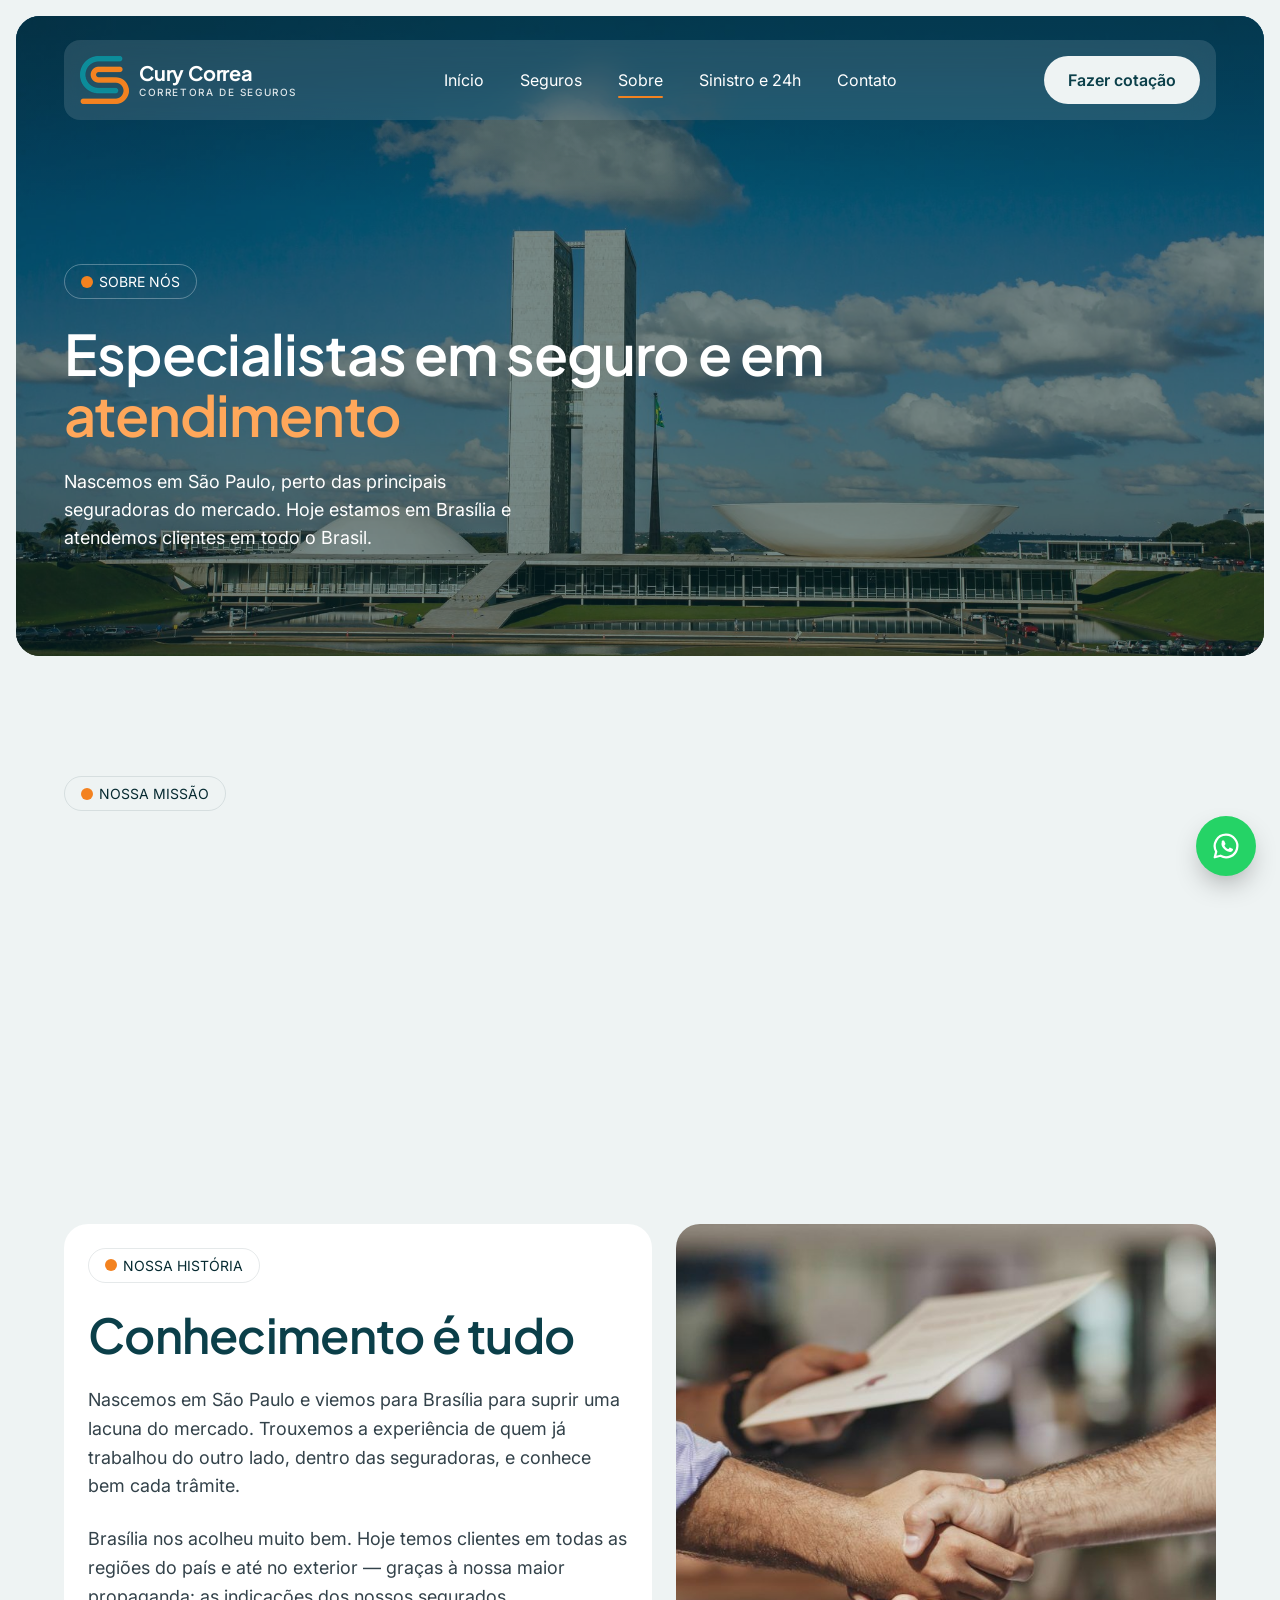
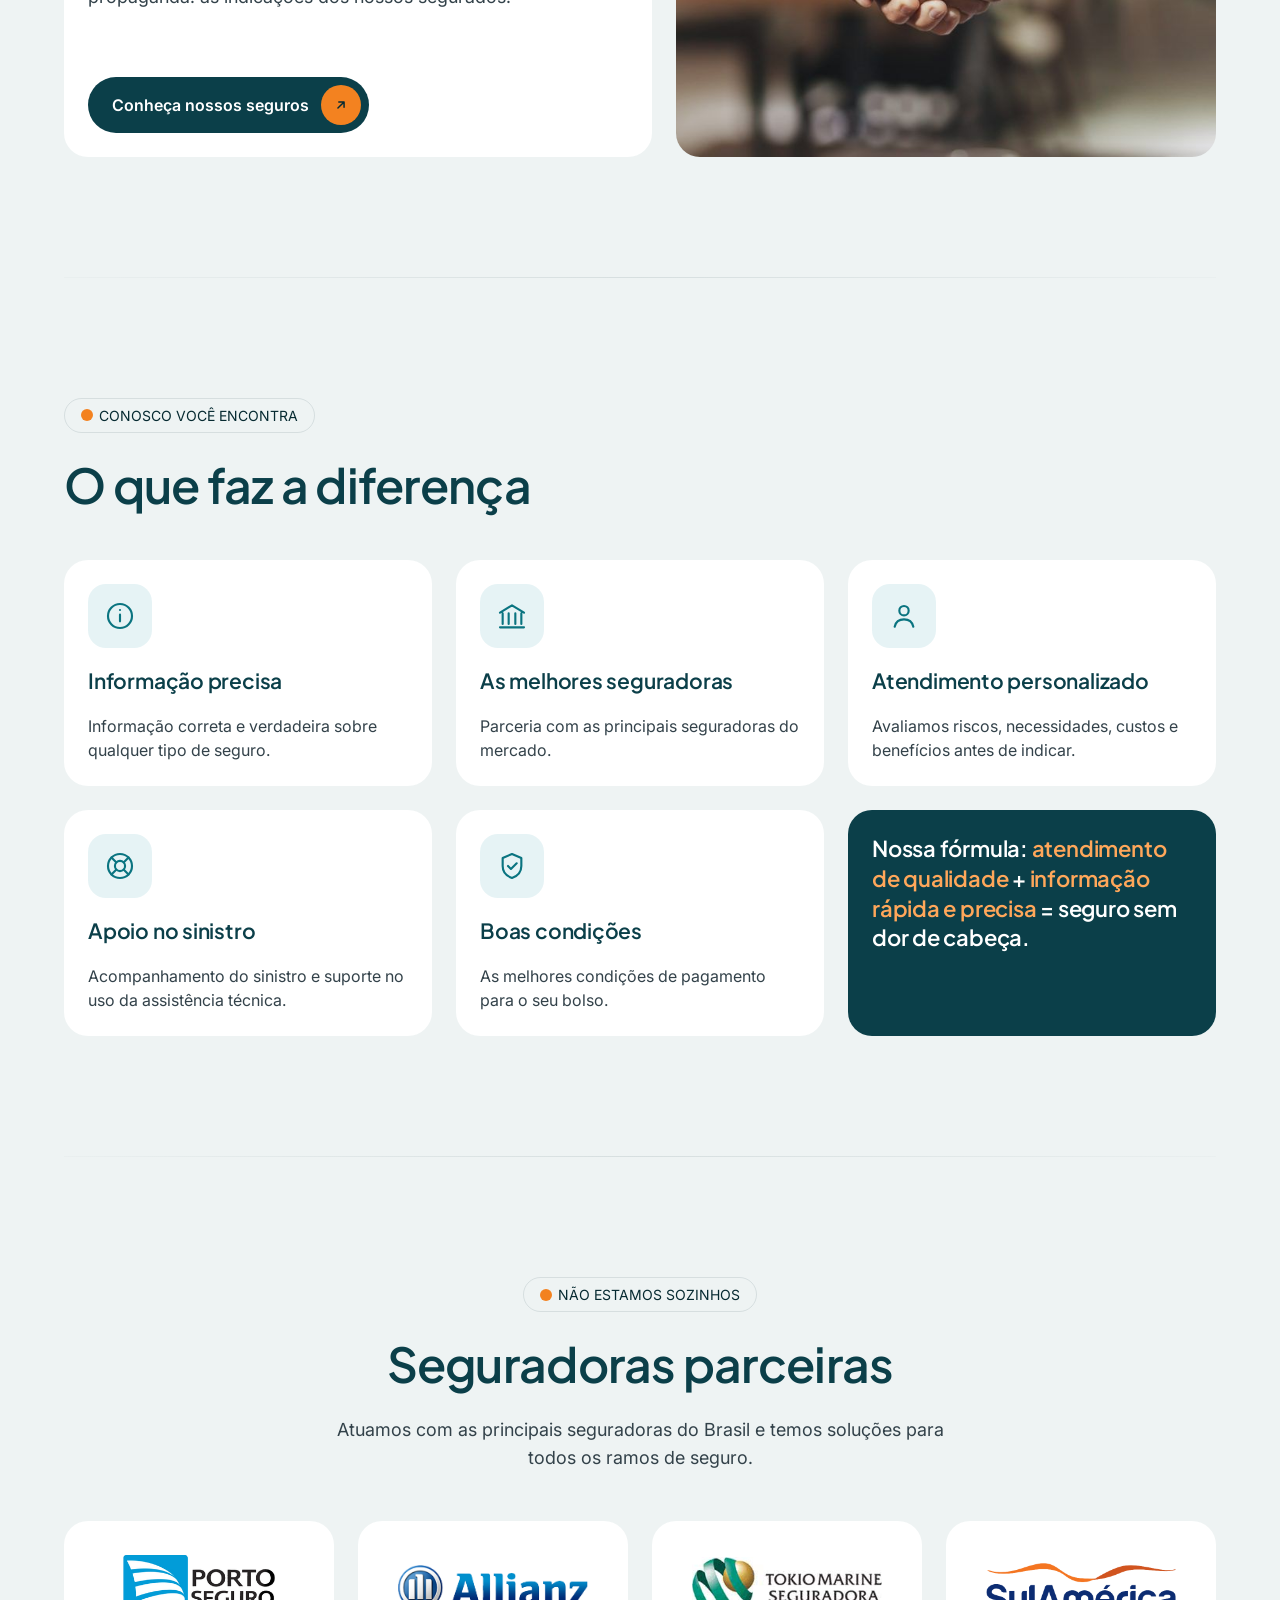
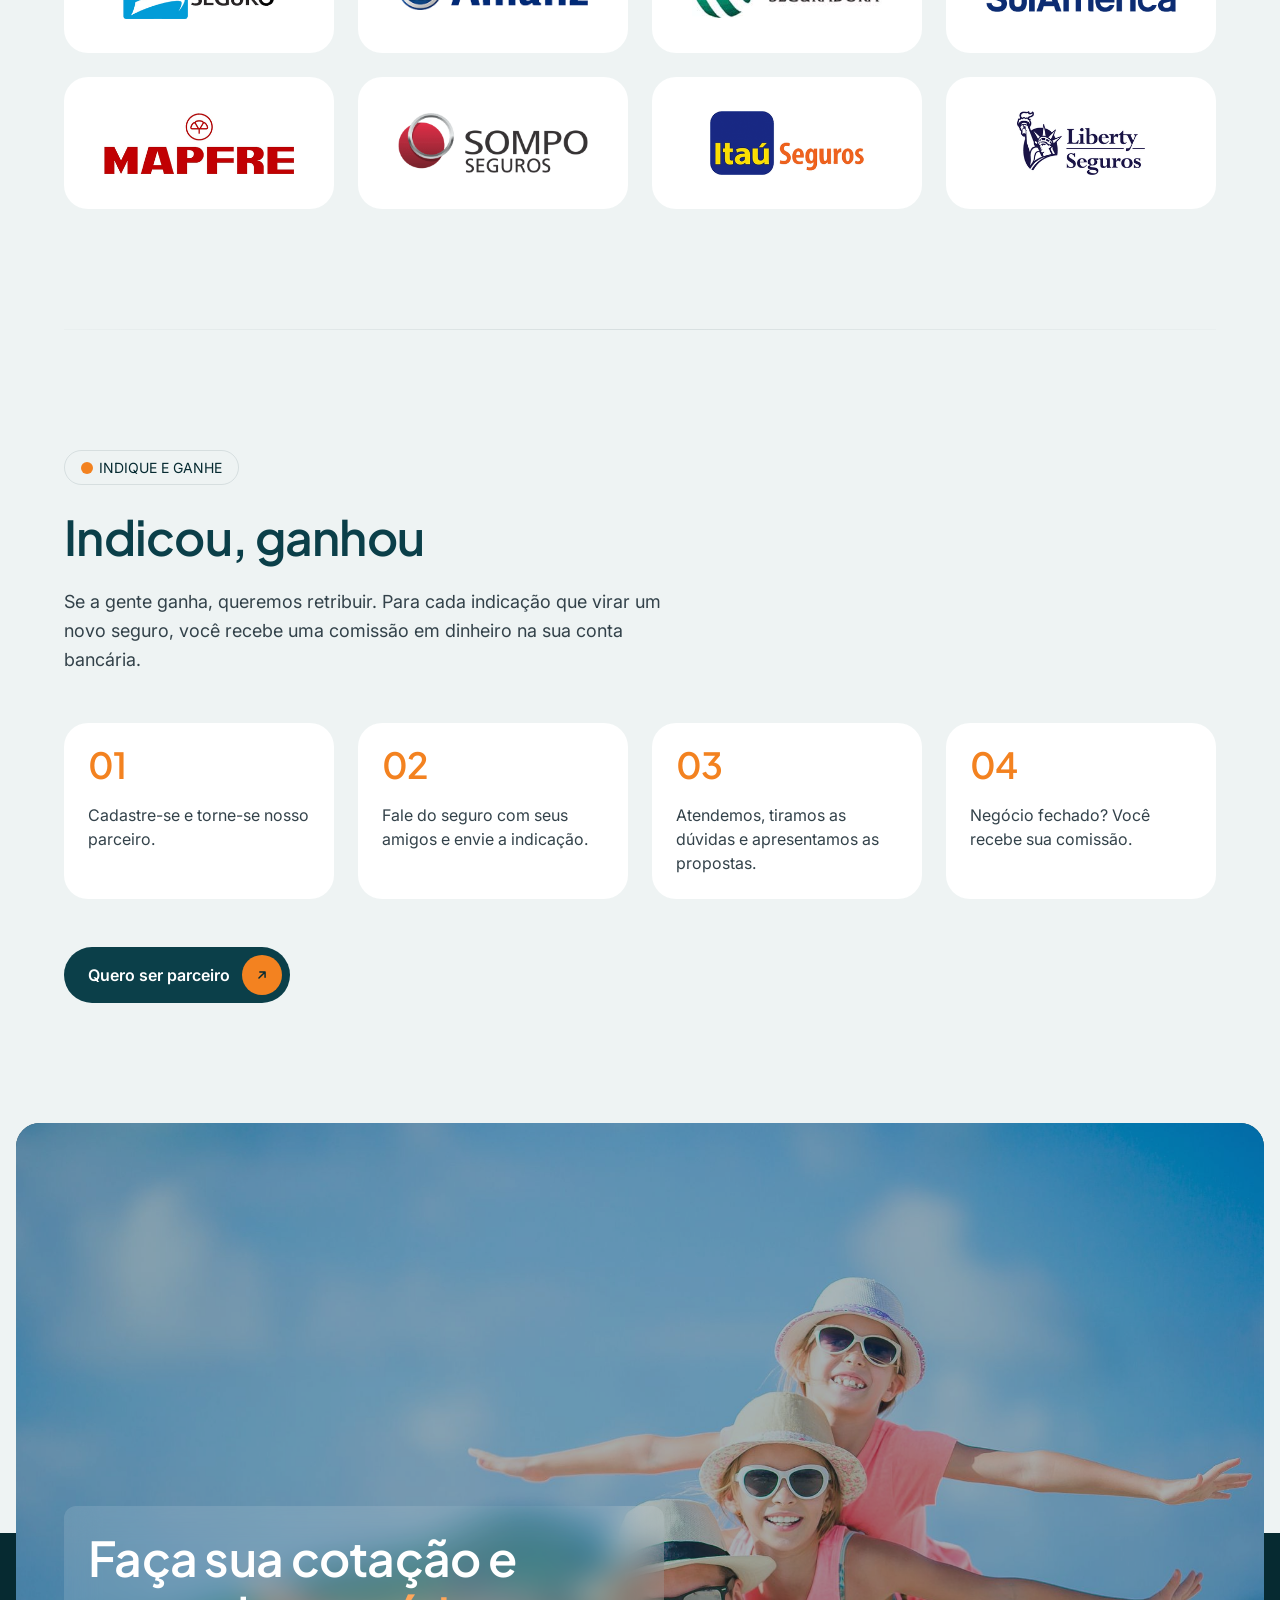
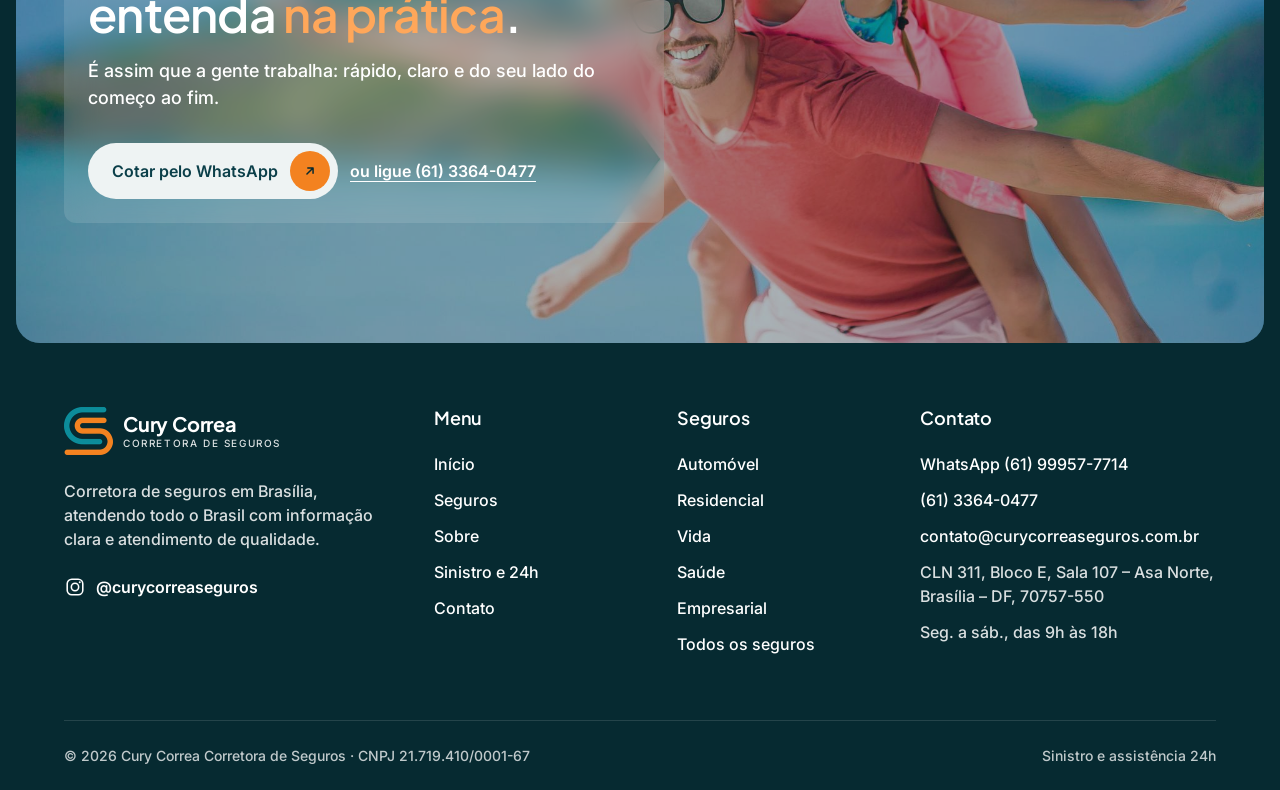
<file: sobre.html>
<!doctype html>
<html lang="pt-BR">
<head>
  <meta charset="utf-8">
  <meta name="viewport" content="width=device-width, initial-scale=1">
  <title>Sobre – Cury Correa Seguros</title>
  <meta name="description" content="Conheça a Cury Correa: corretora de seguros nascida em São Paulo, consolidada em Brasília e com clientes em todo o Brasil.">
  <meta name="theme-color" content="#062A31">
  <link rel="icon" href="images/favicon.png" type="image/png">
  <link rel="apple-touch-icon" href="images/favicon.png">
  <link rel="preconnect" href="https://fonts.googleapis.com">
  <link rel="preconnect" href="https://fonts.gstatic.com" crossorigin>
  <link href="https://fonts.googleapis.com/css2?family=Plus+Jakarta+Sans:wght@500;600;700&family=Inter:wght@400;500;600&display=swap" rel="stylesheet">
  <link rel="stylesheet" href="css/styles.css">
  <script>document.documentElement.classList.add('js');</script>
</head>
<body>

  <!-- Ícones reutilizados -->
  <svg width="0" height="0" style="position:absolute" aria-hidden="true">
    <symbol id="i-arrow" viewBox="0 0 16 16"><path d="M4.5 11.5l7-7M5.5 4.5h6v6" fill="none" stroke="currentColor" stroke-width="1.7" stroke-linecap="round" stroke-linejoin="round"/></symbol>
    <symbol id="i-whatsapp" viewBox="0 0 24 24"><path d="M12 3a9 9 0 0 0-7.8 13.5L3 21l4.6-1.2A9 9 0 1 0 12 3z" fill="none" stroke="currentColor" stroke-width="1.8" stroke-linejoin="round"/><path d="M8.6 8.2c.3-.6.6-.6.9-.6h.6c.2 0 .4 0 .6.5l.8 1.9c.1.2.1.4 0 .6l-.6.8c-.1.2-.2.3 0 .6.6 1 1.5 1.9 2.6 2.4.3.1.4.1.6-.1l.7-.9c.2-.2.4-.2.6-.1l1.8.9c.3.1.4.2.4.4 0 .6-.3 1.4-1 1.8-.6.4-1.6.6-3.6-.3-1.9-.9-3.4-2.6-4.1-3.8-.7-1.3-.6-2.5-.3-3.1z" fill="currentColor"/></symbol>
    <symbol id="i-info" viewBox="0 0 24 24"><g fill="none" stroke="currentColor" stroke-width="1.6" stroke-linecap="round" stroke-linejoin="round"><circle cx="12" cy="12" r="9"/><path d="M12 11v5M12 7.5h.01"/></g></symbol>
    <symbol id="i-building" viewBox="0 0 24 24"><g fill="none" stroke="currentColor" stroke-width="1.6" stroke-linecap="round" stroke-linejoin="round"><path d="M3 9.5L12 4l9 5.5M5 10v8M9.5 10v8M14.5 10v8M19 10v8M3 20.5h18"/></g></symbol>
    <symbol id="i-user" viewBox="0 0 24 24"><g fill="none" stroke="currentColor" stroke-width="1.6" stroke-linecap="round" stroke-linejoin="round"><circle cx="12" cy="8" r="3.5"/><path d="M5 20c.8-3.6 3.6-5.5 7-5.5s6.2 1.9 7 5.5"/></g></symbol>
    <symbol id="i-lifebuoy" viewBox="0 0 24 24"><g fill="none" stroke="currentColor" stroke-width="1.6" stroke-linecap="round" stroke-linejoin="round"><circle cx="12" cy="12" r="9"/><circle cx="12" cy="12" r="3.8"/><path d="M5.6 5.6l3.7 3.7M14.7 14.7l3.7 3.7M18.4 5.6l-3.7 3.7M9.3 14.7l-3.7 3.7"/></g></symbol>
    <symbol id="i-list" viewBox="0 0 24 24"><g fill="none" stroke="currentColor" stroke-width="1.6" stroke-linecap="round" stroke-linejoin="round"><path d="M9 6.5h11M9 12h11M9 17.5h11"/></g><circle cx="5" cy="6.5" r="1.3" fill="currentColor"/><circle cx="5" cy="12" r="1.3" fill="currentColor"/><circle cx="5" cy="17.5" r="1.3" fill="currentColor"/></symbol>
    <symbol id="i-chat" viewBox="0 0 24 24"><g fill="none" stroke="currentColor" stroke-width="1.6" stroke-linecap="round" stroke-linejoin="round"><path d="M4 5h16v11H10l-6 4z"/><path d="M8 9.5h8M8 12.5h5"/></g></symbol>
    <symbol id="i-doc" viewBox="0 0 24 24"><g fill="none" stroke="currentColor" stroke-width="1.6" stroke-linecap="round" stroke-linejoin="round"><path d="M7 3h7l4 4v14H7z"/><path d="M14 3v4h4M10 12h5M10 16h5"/></g></symbol>
    <symbol id="i-shield" viewBox="0 0 24 24"><g fill="none" stroke="currentColor" stroke-width="1.6" stroke-linecap="round" stroke-linejoin="round"><path d="M12 3l7 3v6c0 4.5-3 7.6-7 9-4-1.4-7-4.5-7-9V6z"/><path d="M9 12l2.2 2.2L15.5 10"/></g></symbol>
    <symbol id="i-instagram" viewBox="0 0 24 24"><g fill="none" stroke="currentColor" stroke-width="1.7"><rect x="3.5" y="3.5" width="17" height="17" rx="5"/><circle cx="12" cy="12" r="4"/></g><circle cx="17.2" cy="6.8" r="1.1" fill="currentColor"/></symbol>
    <symbol id="i-phone" viewBox="0 0 24 24"><g fill="none" stroke="currentColor" stroke-width="1.6" stroke-linecap="round" stroke-linejoin="round"><path d="M6.5 3.5h3l1.5 4.5-2 1.3a10.5 10.5 0 0 0 5.7 5.7l1.3-2 4.5 1.5v3a2 2 0 0 1-2 2A16.5 16.5 0 0 1 4.5 5.5a2 2 0 0 1 2-2z"/></g></symbol>
    <symbol id="i-mail" viewBox="0 0 24 24"><g fill="none" stroke="currentColor" stroke-width="1.6" stroke-linecap="round" stroke-linejoin="round"><rect x="3" y="5" width="18" height="14" rx="2"/><path d="M3.5 6.5l8.5 6 8.5-6"/></g></symbol>
    <symbol id="i-pin" viewBox="0 0 24 24"><g fill="none" stroke="currentColor" stroke-width="1.6" stroke-linecap="round" stroke-linejoin="round"><path d="M12 21s-6.5-5.6-6.5-11a6.5 6.5 0 0 1 13 0c0 5.4-6.5 11-6.5 11z"/><circle cx="12" cy="10" r="2.4"/></g></symbol>
    <symbol id="i-clock" viewBox="0 0 24 24"><g fill="none" stroke="currentColor" stroke-width="1.6" stroke-linecap="round" stroke-linejoin="round"><circle cx="12" cy="12" r="9"/><path d="M12 7v5l3.2 2"/></g></symbol>
    <symbol id="i-wrench" viewBox="0 0 24 24"><g fill="none" stroke="currentColor" stroke-width="1.6" stroke-linecap="round" stroke-linejoin="round"><path d="M14.5 6.5a4 4 0 0 0-5.3 5L4 16.7 7.3 20l5.2-5.2a4 4 0 0 0 5-5.3l-2.5 2.5-2.3-.7-.7-2.3z"/></g></symbol>
    <symbol id="i-gift" viewBox="0 0 24 24"><g fill="none" stroke="currentColor" stroke-width="1.6" stroke-linecap="round" stroke-linejoin="round"><rect x="4" y="9" width="16" height="11" rx="1.5"/><path d="M3 9h18M12 9v11M12 9c-2-3.5-6-3.5-5-1 .6 1.2 3 1 5 1zM12 9c2-3.5 6-3.5 5-1-.6 1.2-3 1-5 1z"/></g></symbol>
  </svg>

  <!-- ===== MENU ===== -->
  <header class="site-header" data-header>
    <div class="site-header__bar">
      <a class="brand" href="index.html" aria-label="Cury Correa Seguros – Início">
        <img src="images/logo-simbolo.png" alt="" width="49" height="48">
        <span class="brand__text"><span class="brand__name">Cury Correa</span><span class="brand__tag">Corretora de Seguros</span></span>
      </a>
      <nav class="site-nav" id="site-nav" aria-label="Principal">
        <a href="index.html">Início</a>
        <a href="seguros.html">Seguros</a>
        <a href="sobre.html" aria-current="page">Sobre</a>
        <a href="sinistros.html">Sinistro e 24h</a>
        <a href="contato.html">Contato</a>
        <a class="btn btn--light btn--plain site-nav__cta-mobile" href="https://wa.me/5561999577714" data-wa="Olá! Vim pelo site e quero fazer uma cotação." target="_blank" rel="noopener">Cotar pelo WhatsApp</a>
      </nav>
      <a class="btn btn--light btn--plain site-header__cta" href="https://wa.me/5561999577714" data-wa="Olá! Vim pelo site e quero fazer uma cotação." target="_blank" rel="noopener">Fazer cotação</a>
      <button class="menu-toggle" type="button" aria-expanded="false" aria-controls="site-nav" aria-label="Abrir menu" data-menu-toggle>
        <span></span><span></span>
      </button>
    </div>
  </header>

  <main>

    <!-- ===== TOPO ===== -->
    <section class="hero hero--page">
      <img class="hero__media" src="images/hero-sobre.jpg" alt="" fetchpriority="high">
      <div class="hero__overlay"></div>
      <div class="container hero__content">
        <span class="pill pill--light">Sobre nós</span>
        <h1 class="hero__title" data-split="load">Especialistas em seguro e em <em>atendimento</em></h1>
        <div class="hero__side" data-hero-side>
          <p class="hero__lead">Nascemos em São Paulo, perto das principais seguradoras do mercado. Hoje estamos em Brasília e atendemos clientes em todo o Brasil.</p>
        </div>
      </div>
    </section>

    <!-- ===== MISSÃO ===== -->
    <section class="section" id="missao">
      <div class="container">
        <div class="section-head">
          <span class="pill" data-reveal>Nossa missão</span>
          <h2 class="title accent" data-split="scroll">Oferecer o que é fundamental hoje: <em>informação clara</em> e <em>atendimento de qualidade</em>, para você contratar o melhor seguro, com o melhor <em>custo-benefício</em> e sem perder tempo.</h2>
        </div>
      </div>
    </section>

    <!-- ===== HISTÓRIA ===== -->
    <section class="section section--flush-top" id="historia">
      <div class="container goal">
        <div class="goal__card" data-reveal>
          <div class="goal__text">
            <span class="pill">Nossa história</span>
            <h2 class="title">Conhecimento é <em>tudo</em></h2>
            <p>Nascemos em São Paulo e viemos para Brasília para suprir uma lacuna do mercado. Trouxemos a experiência de quem já trabalhou do outro lado, dentro das seguradoras, e conhece bem cada trâmite.</p>
            <p>Brasília nos acolheu muito bem. Hoje temos clientes em todas as regiões do país e até no exterior — graças à nossa maior propaganda: as indicações dos nossos segurados.</p>
          </div>
          <a class="btn btn--dark" href="seguros.html">
            <span class="btn__label">Conheça nossos seguros</span>
            <span class="btn__icon"><svg><use href="#i-arrow"/></svg><svg><use href="#i-arrow"/></svg></span>
          </a>
        </div>
        <div class="goal__media" data-reveal>
          <img src="images/corretor.jpg" alt="Corretor e cliente fechando um seguro com um aperto de mão" loading="lazy">
        </div>
      </div>
    </section>

    <div class="container"><hr class="divider"></div>

    <!-- ===== DIFERENCIAIS ===== -->
    <section class="section" id="diferenciais">
      <div class="container">
        <div class="section-head">
          <span class="pill" data-reveal>Conosco você encontra</span>
          <h2 class="title" data-reveal>O que faz a <em>diferença</em></h2>
        </div>
        <div class="cards-3">
          <div class="mini-card" data-reveal>
            <span class="icon"><svg><use href="#i-info"/></svg></span>
            <h3>Informação precisa</h3>
            <p>Informação correta e verdadeira sobre qualquer tipo de seguro.</p>
          </div>
          <div class="mini-card" data-reveal>
            <span class="icon"><svg><use href="#i-building"/></svg></span>
            <h3>As melhores seguradoras</h3>
            <p>Parceria com as principais seguradoras do mercado.</p>
          </div>
          <div class="mini-card" data-reveal>
            <span class="icon"><svg><use href="#i-user"/></svg></span>
            <h3>Atendimento personalizado</h3>
            <p>Avaliamos riscos, necessidades, custos e benefícios antes de indicar.</p>
          </div>
          <div class="mini-card" data-reveal>
            <span class="icon"><svg><use href="#i-lifebuoy"/></svg></span>
            <h3>Apoio no sinistro</h3>
            <p>Acompanhamento do sinistro e suporte no uso da assistência técnica.</p>
          </div>
          <div class="mini-card" data-reveal>
            <span class="icon"><svg><use href="#i-shield"/></svg></span>
            <h3>Boas condições</h3>
            <p>As melhores condições de pagamento para o seu bolso.</p>
          </div>
          <div class="mini-card mini-card--dark" data-reveal>
            <p>Nossa fórmula: <em>atendimento de qualidade</em> + <em>informação rápida e precisa</em> = seguro sem dor de cabeça.</p>
          </div>
        </div>
      </div>
    </section>

    <div class="container"><hr class="divider"></div>

    <!-- ===== SEGURADORAS PARCEIRAS ===== -->
    <section class="section" id="seguradoras">
      <div class="container">
        <div class="section-head section-head--center">
          <span class="pill" data-reveal>Não estamos sozinhos</span>
          <h2 class="title" data-reveal>Seguradoras <em>parceiras</em></h2>
          <p class="lead" data-reveal>Atuamos com as principais seguradoras do Brasil e temos soluções para todos os ramos de seguro.</p>
        </div>
        <ul class="logos">
          <li data-reveal><img src="images/seguradoras/porto-seguro.png" alt="Porto Seguro" loading="lazy"></li>
          <li data-reveal><img src="images/seguradoras/allianz.png" alt="Allianz" loading="lazy"></li>
          <li data-reveal><img src="images/seguradoras/tokio-marine.png" alt="Tokio Marine" loading="lazy"></li>
          <li data-reveal><img src="images/seguradoras/sulamerica.png" alt="SulAmérica" loading="lazy"></li>
          <li data-reveal><img src="images/seguradoras/mapfre.png" alt="Mapfre" loading="lazy"></li>
          <li data-reveal><img src="images/seguradoras/sompo.png" alt="Sompo Seguros" loading="lazy"></li>
          <li data-reveal><img src="images/seguradoras/itau.png" alt="Itaú Seguros" loading="lazy"></li>
          <li data-reveal><img src="images/seguradoras/liberty.png" alt="Liberty Seguros" loading="lazy"></li>
        </ul>
      </div>
    </section>

    <div class="container"><hr class="divider"></div>

    <!-- ===== INDIQUE E GANHE ===== -->
    <section class="section" id="indique">
      <div class="container">
        <div class="section-head">
          <span class="pill" data-reveal>Indique e ganhe</span>
          <h2 class="title" data-reveal>Indicou, <em>ganhou</em></h2>
          <p class="lead" data-reveal>Se a gente ganha, queremos retribuir. Para cada indicação que virar um novo seguro, você recebe uma comissão em dinheiro na sua conta bancária.</p>
        </div>
        <div class="cards-4">
          <div class="mini-card" data-reveal>
            <span class="mini-card__num">01</span>
            <p>Cadastre-se e torne-se nosso parceiro.</p>
          </div>
          <div class="mini-card" data-reveal>
            <span class="mini-card__num">02</span>
            <p>Fale do seguro com seus amigos e envie a indicação.</p>
          </div>
          <div class="mini-card" data-reveal>
            <span class="mini-card__num">03</span>
            <p>Atendemos, tiramos as dúvidas e apresentamos as propostas.</p>
          </div>
          <div class="mini-card" data-reveal>
            <span class="mini-card__num">04</span>
            <p>Negócio fechado? Você recebe sua comissão.</p>
          </div>
        </div>
        <div class="section-foot" data-reveal>
          <a class="btn btn--dark" href="https://wa.me/5561999577714" data-wa="Olá! Quero participar do programa de indicação da Cury Correa." target="_blank" rel="noopener">
            <span class="btn__label">Quero ser parceiro</span>
            <span class="btn__icon"><svg><use href="#i-arrow"/></svg><svg><use href="#i-arrow"/></svg></span>
          </a>
        </div>
      </div>
    </section>

    <!-- ===== CHAMADA FINAL ===== -->
    <div class="cta-wrap">
      <section class="cta">
        <img class="cta__bg" src="images/cta.jpg" alt="" loading="lazy">
        <div class="container">
          <div class="glass cta__box" data-reveal>
            <div class="cta__text">
              <h2 class="title">Faça sua cotação e entenda <em>na prática</em>.</h2>
              <p>É assim que a gente trabalha: rápido, claro e do seu lado do começo ao fim.</p>
            </div>
            <div class="actions">
              <a class="btn btn--light" href="https://wa.me/5561999577714" data-wa="Olá! Vim pelo site e quero fazer uma cotação." target="_blank" rel="noopener">
                <span class="btn__label">Cotar pelo WhatsApp</span>
                <span class="btn__icon"><svg><use href="#i-arrow"/></svg><svg><use href="#i-arrow"/></svg></span>
              </a>
              <a class="cta__phone" href="tel:+556133640477">ou ligue (61) 3364-0477</a>
            </div>
          </div>
        </div>
      </section>
    </div>

  </main>

  <!-- ===== RODAPÉ ===== -->
  <footer class="site-footer">
    <div class="container">
      <div class="site-footer__grid">
        <div class="site-footer__brand">
          <a class="brand" href="index.html" aria-label="Cury Correa Seguros – Início">
            <img src="images/logo-simbolo.png" alt="" width="49" height="48" loading="lazy">
            <span class="brand__text"><span class="brand__name">Cury Correa</span><span class="brand__tag">Corretora de Seguros</span></span>
          </a>
          <p>Corretora de seguros em Brasília, atendendo todo o Brasil com informação clara e atendimento de qualidade.</p>
          <a class="site-footer__insta" href="https://www.instagram.com/curycorreaseguros/" target="_blank" rel="noopener"><svg><use href="#i-instagram"/></svg>@curycorreaseguros</a>
        </div>
        <div class="site-footer__col">
          <h3>Menu</h3>
          <nav class="site-footer__links" aria-label="Rodapé">
            <a href="index.html">Início</a>
            <a href="seguros.html">Seguros</a>
            <a href="sobre.html">Sobre</a>
            <a href="sinistros.html">Sinistro e 24h</a>
            <a href="contato.html">Contato</a>
          </nav>
        </div>
        <div class="site-footer__col">
          <h3>Seguros</h3>
          <div class="site-footer__links">
            <a href="seguros.html#auto">Automóvel</a>
            <a href="seguros.html#residencial">Residencial</a>
            <a href="seguros.html#vida">Vida</a>
            <a href="seguros.html#saude">Saúde</a>
            <a href="seguros.html#empresarial">Empresarial</a>
            <a href="seguros.html">Todos os seguros</a>
          </div>
        </div>
        <div class="site-footer__col">
          <h3>Contato</h3>
          <div class="site-footer__links">
            <a href="https://wa.me/5561999577714" data-wa="Olá! Vim pelo site e quero falar com um corretor." target="_blank" rel="noopener">WhatsApp (61) 99957-7714</a>
            <a href="tel:+556133640477">(61) 3364-0477</a>
            <a href="mailto:contato@curycorreaseguros.com.br">contato@curycorreaseguros.com.br</a>
            <p>CLN 311, Bloco E, Sala 107 – Asa Norte, Brasília – DF, 70757-550</p>
            <p>Seg. a sáb., das 9h às 18h</p>
          </div>
        </div>
      </div>
      <div class="site-footer__bottom">
        <p>© <span data-year>2026</span> Cury Correa Corretora de Seguros · CNPJ 21.719.410/0001-67</p>
        <p><a href="sinistros.html">Sinistro e assistência 24h</a></p>
      </div>
    </div>
  </footer>

  <a class="wa-float" href="https://wa.me/5561999577714" data-wa="Olá! Vim pelo site e quero falar com um corretor." target="_blank" rel="noopener" aria-label="Falar no WhatsApp"><svg><use href="#i-whatsapp"/></svg></a>

  <script src="js/main.js" defer></script>
</body>
</html>
</file>
<file: css/styles.css>
/* =========================================================
   Cury Correa Seguros – estilos
   Base: template Stratwell (recriado). Breakpoints:
   desktop ≥1200 · tablet 810–1199 · celular ≤809
   ========================================================= */

:root {
  /* Cores da marca (tiradas do logo) */
  --teal: #0c8c9a;          /* azul-petróleo do símbolo */
  --teal-text: #0a7480;     /* versão mais escura, para texto e etiquetas */
  --orange: #f38220;        /* laranja do símbolo */
  --orange-light: #ffa75a;  /* laranja para texto sobre foto escura */

  /* Cores do site */
  --bg: #eef3f3;            /* fundo claro */
  --surface: #ffffff;       /* cards */
  --primary: #0b3f49;       /* títulos e botões escuros */
  --primary-hover: #0f5360;
  --ink: #062a31;           /* rodapé e fundos escuros */
  --text: #33424a;
  --muted: #5b6b72;
  --line: rgba(6, 42, 49, 0.1);
  --glass: rgba(255, 255, 255, 0.12);
  --overlay: rgba(6, 42, 49, 0.55);
  --whatsapp: #25d366;

  --heading: "Plus Jakarta Sans", "Inter", system-ui, -apple-system, "Segoe UI", sans-serif;
  --sans: "Inter", system-ui, -apple-system, "Segoe UI", sans-serif;

  --container: 1152px;
  --gutter: 24px;
  --section-y: 120px;
  --head-gap: 48px;
  --radius-lg: 24px;
  --radius-md: 12px;

  --ease-out: cubic-bezier(0.22, 1, 0.36, 1);
}

/* ---------- Base ---------- */
*,
*::before,
*::after { box-sizing: border-box; }

html { -webkit-text-size-adjust: 100%; scroll-behavior: smooth; }

body {
  margin: 0;
  background: var(--bg);
  color: var(--text);
  font-family: var(--sans);
  font-size: 16px;
  line-height: 1.5;
  -webkit-font-smoothing: antialiased;
  -moz-osx-font-smoothing: grayscale;
  overflow-x: clip;
}

img, svg, iframe { display: block; max-width: 100%; }
a { color: inherit; text-decoration: none; }
button, input, select, textarea { font: inherit; color: inherit; }
button { cursor: pointer; }
h1, h2, h3, h4, p, ul, ol { margin: 0; }
ul, ol { padding: 0; list-style: none; }

h1, h2, h3, h4 {
  font-family: var(--heading);
  font-weight: 600;
  letter-spacing: -0.01em;
  color: var(--primary);
}

/* Destaques nos títulos: só cor, sem itálico */
em { font-style: normal; }

:focus-visible {
  outline: 2px solid var(--orange);
  outline-offset: 3px;
}

.sr-only {
  position: absolute;
  width: 1px;
  height: 1px;
  overflow: hidden;
  clip: rect(0 0 0 0);
  white-space: nowrap;
}

.container {
  width: min(var(--container), 100% - var(--gutter) * 2);
  margin-inline: auto;
}

.center { display: flex; justify-content: center; }

/* ---------- Tipografia ---------- */
.title {
  font-size: 48px;
  line-height: 1.15;
  letter-spacing: -0.015em;
}

/* Palavras em itálico ficam em azul-petróleo nos títulos com .accent */
.accent em { color: var(--teal-text); }
.accent em.plain { color: inherit; }

.lead { font-size: 18px; line-height: 1.6; color: var(--text); max-width: 640px; }

.word { display: inline-block; }

/* ---------- Ícones ---------- */
.icon {
  display: grid;
  place-items: center;
  width: 64px;
  height: 64px;
  border-radius: 18px;
  background: rgba(12, 140, 154, 0.1);
  color: var(--teal-text);
  flex-shrink: 0;
}
.icon svg { width: 32px; height: 32px; }

/* ---------- Etiqueta (pill) ---------- */
.pill {
  display: inline-flex;
  align-items: center;
  gap: 6px;
  align-self: flex-start;
  padding: 6px 16px;
  border: 1px solid var(--line);
  border-radius: 100px;
  color: var(--ink);
  font-size: 14px;
  line-height: 1.5;
  text-transform: uppercase;
}
.pill::before {
  content: "";
  width: 12px;
  height: 12px;
  border-radius: 50%;
  background: var(--orange);
}
.pill--light { border-color: rgba(255, 255, 255, 0.3); color: var(--surface); }

/* ---------- Botões ---------- */
.btn {
  display: inline-flex;
  align-items: center;
  gap: 12px;
  height: 56px;
  padding: 8px 8px 8px 24px;
  border: 0;
  border-radius: 100px;
  font-family: var(--sans);
  font-size: 16px;
  font-weight: 600;
  line-height: 1.5;
  white-space: nowrap;
  cursor: pointer;
  transition: background-color 0.3s ease, color 0.3s ease, transform 0.3s var(--ease-out);
}
.btn:active { transform: scale(0.97); }

.btn--light { background: var(--bg); color: var(--primary); }
.btn--light:hover { background: var(--surface); }
.btn--dark { background: var(--primary); color: var(--surface); }
.btn--dark:hover { background: var(--primary-hover); }
.btn--ghost {
  background: transparent;
  color: var(--surface);
  box-shadow: inset 0 0 0 1px rgba(255, 255, 255, 0.45);
  padding-right: 24px;
}
.btn--ghost:hover { background: rgba(255, 255, 255, 0.1); }

.btn--plain { height: 48px; padding: 12px 24px; }
.btn--sm { height: 50px; padding: 8px 8px 8px 22px; }

.btn__icon {
  position: relative;
  display: grid;
  place-items: center;
  width: 40px;
  height: 40px;
  border-radius: 50%;
  overflow: hidden;
  flex-shrink: 0;
  background: var(--orange);
  color: var(--ink);
}
.btn--sm .btn__icon { width: 34px; height: 34px; }

/* Seta sai pela diagonal e outra entra no lugar */
.btn__icon svg {
  position: absolute;
  width: 14px;
  height: 14px;
  transition: transform 0.45s var(--ease-out);
}
.btn__icon svg + svg { transform: translate(-150%, 150%); }
.btn:hover .btn__icon svg:first-child { transform: translate(150%, -150%); }
.btn:hover .btn__icon svg + svg { transform: translate(0, 0); }

.actions { display: flex; flex-wrap: wrap; align-items: center; gap: 12px; }

/* ---------- Vidro (glass) ---------- */
.glass {
  background: var(--glass);
  -webkit-backdrop-filter: blur(16px);
  backdrop-filter: blur(16px);
  border-radius: var(--radius-md);
}

/* ---------- Divisor ---------- */
.divider {
  height: 1px;
  margin: 0;
  border: 0;
  background: linear-gradient(90deg, rgba(6, 42, 49, 0.02), rgba(6, 42, 49, 0.1) 50%, rgba(6, 42, 49, 0.02));
}

/* ---------- Seções ---------- */
.section { padding-block: var(--section-y); }
.section--flush-top { padding-top: 0; }

.section-head {
  display: flex;
  flex-direction: column;
  gap: 24px;
  margin-bottom: var(--head-gap);
}
.section-head--center { align-items: center; text-align: center; }
.section-head--center .pill { align-self: center; }
.section-head--center .lead { margin-inline: auto; }

.section-foot { margin-top: 48px; }

/* =========================================================
   Menu
   ========================================================= */
.site-header {
  position: absolute;
  top: 40px;
  left: 0;
  right: 0;
  z-index: 50;
}

.site-header__bar {
  display: flex;
  align-items: center;
  justify-content: space-between;
  flex-wrap: wrap;
  gap: 16px;
  width: min(var(--container), 100% - var(--gutter) * 2);
  margin-inline: auto;
  padding: 16px;
  border-radius: 16px;
  background: var(--glass);
  -webkit-backdrop-filter: blur(16px);
  backdrop-filter: blur(16px);
}

/* Logo: símbolo + nome */
.brand {
  display: inline-flex;
  align-items: center;
  gap: 10px;
  color: var(--surface);
}
.brand img { width: 49px; height: 48px; }
.brand__text { display: flex; flex-direction: column; line-height: 1; }
.brand__name { font-family: var(--heading); font-size: 20px; font-weight: 700; letter-spacing: -0.01em; }
.brand__tag {
  margin-top: 4px;
  font-size: 10px;
  font-weight: 500;
  letter-spacing: 0.16em;
  text-transform: uppercase;
  opacity: 0.85;
}

.site-nav {
  display: flex;
  align-items: center;
  gap: 36px;
}
.site-nav a:not(.btn) {
  position: relative;
  color: var(--surface);
  font-size: 16px;
  line-height: 1.5;
  transition: opacity 0.25s ease;
}
.site-nav a:not(.btn):hover { opacity: 0.7; }
.site-nav a[aria-current="page"]::after {
  content: "";
  position: absolute;
  left: 0;
  right: 0;
  bottom: -6px;
  height: 2px;
  border-radius: 2px;
  background: var(--orange);
}
.site-nav__cta-mobile { display: none; }

.menu-toggle {
  display: none;
  position: relative;
  width: 44px;
  height: 44px;
  padding: 0;
  border: 0;
  background: none;
}
.menu-toggle span {
  position: absolute;
  left: 10px;
  right: 10px;
  height: 2px;
  border-radius: 2px;
  background: var(--surface);
  transition: transform 0.35s var(--ease-out), top 0.35s var(--ease-out);
}
.menu-toggle span:first-child { top: 16px; }
.menu-toggle span:last-child { top: 26px; }
.site-header.is-open .menu-toggle span:first-child { top: 21px; transform: rotate(45deg); }
.site-header.is-open .menu-toggle span:last-child { top: 21px; transform: rotate(-45deg); }

/* =========================================================
   Topo (hero) – página inicial e páginas internas
   ========================================================= */
.hero {
  position: relative;
  display: flex;
  align-items: flex-end;
  height: 900px;
  margin: 16px 16px 0;
  padding: 120px 0;
  border-radius: var(--radius-lg);
  overflow: hidden;
  background: var(--ink);
  isolation: isolate;
}
.hero--page { height: 640px; padding-bottom: 96px; }

.hero__media,
.hero__overlay {
  position: absolute;
  inset: 0;
  width: 100%;
  height: 100%;
  z-index: -1;
}
.hero__media { object-fit: cover; }
.hero__overlay {
  background:
    linear-gradient(180deg, rgba(6, 42, 49, 0.35) 0%, rgba(6, 42, 49, 0) 30%),
    var(--overlay);
}

.hero__content {
  display: flex;
  align-items: flex-end;
  justify-content: space-between;
  gap: 48px;
}

.hero__title {
  max-width: 640px;
  color: var(--surface);
  font-size: 60px;
  line-height: 1.08;
  letter-spacing: -0.02em;
}
.hero__title em { color: var(--orange-light); }

.hero__side {
  display: flex;
  flex-direction: column;
  align-items: flex-start;
  gap: 32px;
  width: 460px;
  margin-bottom: 8px;
  flex-shrink: 0;
}
.hero__lead { color: var(--surface); font-size: 18px; line-height: 1.55; }

/* Páginas internas: tudo alinhado à esquerda */
.hero--page .hero__content {
  flex-direction: column;
  align-items: flex-start;
  gap: 24px;
}
.hero--page .hero__title { max-width: 760px; font-size: 56px; }
.hero--page .hero__lead { max-width: 600px; }

/* =========================================================
   Números
   ========================================================= */
.stats {
  display: grid;
  grid-template-columns: repeat(4, 1fr);
  gap: 24px;
}
.stat {
  display: flex;
  flex-direction: column;
  gap: 16px;
  padding: 24px;
  border-radius: var(--radius-lg);
  background: var(--surface);
}
.stat__value {
  color: var(--primary);
  font-family: var(--heading);
  font-size: 48px;
  font-weight: 600;
  line-height: 1.15;
  letter-spacing: -0.03em;
  font-variant-numeric: tabular-nums;
}
.stat__text { color: var(--text); }

/* =========================================================
   Cards com ícone + card de chamada com foto
   ========================================================= */
.services {
  display: grid;
  grid-template-columns: repeat(3, 1fr);
  gap: 24px;
}
.service-card {
  display: flex;
  flex-direction: column;
  gap: 32px;
  padding: 24px;
  border-radius: var(--radius-lg);
  background: var(--surface);
}
.service-card__body { display: flex; flex-direction: column; gap: 12px; }
.service-card h3 { font-size: 24px; line-height: 1.25; }

.service-cta {
  position: relative;
  grid-column: 3;
  grid-row: 1 / span 2;
  display: flex;
  align-items: flex-end;
  min-height: 420px;
  padding: 16px;
  border-radius: var(--radius-lg);
  overflow: hidden;
  isolation: isolate;
}
.service-cta::after {
  content: "";
  position: absolute;
  inset: 0;
  z-index: -1;
  background: linear-gradient(rgba(6, 42, 49, 0) 0%, rgba(6, 42, 49, 0.65) 64%);
}
.service-cta__bg {
  position: absolute;
  inset: 0;
  z-index: -2;
  width: 100%;
  height: 100%;
  object-fit: cover;
}
.service-cta__box {
  display: flex;
  flex-direction: column;
  align-items: flex-start;
  gap: 20px;
  width: 100%;
  padding: 16px;
}
.service-cta__box h3 { color: var(--surface); font-size: 26px; line-height: 1.2; }
.service-cta__box p { color: var(--surface); font-weight: 500; }

/* =========================================================
   Destaques – cards que grudam no topo e se empilham
   ========================================================= */
.cases {
  display: flex;
  flex-direction: column;
  gap: 96px;
}
.case-wrap {
  position: sticky;
  top: 0;
  z-index: 1;
}
.case-card {
  --s: 0.9;
  position: relative;
  display: flex;
  flex-direction: column;
  justify-content: space-between;
  min-height: 640px;
  padding: 32px;
  border-radius: var(--radius-lg);
  overflow: hidden;
  isolation: isolate;
  transform: scale(var(--s));
  will-change: transform;
}
.case-card::after {
  content: "";
  position: absolute;
  inset: 0;
  z-index: -1;
  background: linear-gradient(rgba(6, 42, 49, 0) 21%, rgba(6, 42, 49, 0.65) 55%);
}
.case-card__bg {
  position: absolute;
  inset: 0;
  z-index: -2;
  width: 100%;
  height: 100%;
  object-fit: cover;
}
.case-card__top {
  display: flex;
  align-items: flex-start;
  justify-content: space-between;
  gap: 16px;
}
.tags { display: flex; flex-wrap: wrap; gap: 10px; }
.tag {
  padding: 5px 16px;
  border-radius: 100px;
  background: var(--surface);
  color: var(--text);
  font-size: 14px;
  line-height: 1.4;
  text-transform: uppercase;
}
.tag--teal { background: var(--teal-text); color: var(--surface); }

.case-card__fab {
  display: none;
  place-items: center;
  width: 40px;
  height: 40px;
  border-radius: 50%;
  background: var(--orange);
  color: var(--ink);
  flex-shrink: 0;
}
.case-card__fab svg { width: 14px; height: 14px; }

.case-card__bottom {
  display: flex;
  align-items: flex-end;
  justify-content: space-between;
  gap: 24px;
}
.case-card__box {
  display: flex;
  flex-direction: column;
  gap: 20px;
  max-width: 640px;
  padding: 24px;
}
.case-card__box h3 { color: var(--surface); font-size: 34px; line-height: 1.2; }
.case-card__box p { color: var(--surface); font-weight: 500; }

/* =========================================================
   Carrossel infinito de seguros
   ========================================================= */
.ticker {
  position: relative;
  overflow: hidden;
  -webkit-mask-image: linear-gradient(90deg, transparent, #000 4%, #000 96%, transparent);
  mask-image: linear-gradient(90deg, transparent, #000 4%, #000 96%, transparent);
}
.ticker__track {
  display: flex;
  gap: 24px;
  width: max-content;
  animation: ticker var(--ticker-duration, 60s) linear infinite;
}
.ticker:hover .ticker__track,
.ticker:focus-within .ticker__track { animation-play-state: paused; }

@keyframes ticker {
  to { transform: translateX(calc(-50% - 12px)); }
}

.seguro-card { flex-shrink: 0; }
.seguro-card a {
  position: relative;
  display: flex;
  align-items: flex-end;
  width: 340px;
  height: 460px;
  padding: 16px;
  border-radius: var(--radius-lg);
  overflow: hidden;
  isolation: isolate;
  background: var(--ink);
}
.seguro-card a::after {
  content: "";
  position: absolute;
  inset: 0;
  z-index: -1;
  background: linear-gradient(rgba(6, 42, 49, 0) 20%, rgba(6, 42, 49, 0.7) 85%);
}
.seguro-card img {
  position: absolute;
  inset: 0;
  z-index: -2;
  width: 100%;
  height: 100%;
  object-fit: cover;
  transition: transform 0.8s var(--ease-out);
}
.seguro-card a:hover img { transform: scale(1.05); }
.seguro-card__box {
  display: flex;
  align-items: flex-end;
  justify-content: space-between;
  gap: 16px;
  width: 100%;
  padding: 16px;
}
.seguro-card__box h3 { color: var(--surface); font-size: 24px; line-height: 1.15; }
.seguro-card__box p { margin-top: 8px; color: var(--surface); font-size: 15px; font-weight: 500; }
.seguro-card__go {
  display: grid;
  place-items: center;
  width: 48px;
  height: 48px;
  border-radius: 50%;
  background: var(--orange);
  color: var(--ink);
  flex-shrink: 0;
  transition: transform 0.35s var(--ease-out);
}
.seguro-card__go svg { width: 16px; height: 16px; }
.seguro-card a:hover .seguro-card__go { transform: rotate(45deg); }

.ticker__dots { display: none; }

/* =========================================================
   Bloco texto + foto (história)
   ========================================================= */
.goal {
  display: grid;
  grid-template-columns: 588fr 540fr;
  gap: 24px;
}
.goal__card {
  display: flex;
  flex-direction: column;
  justify-content: space-between;
  gap: 32px;
  padding: 24px;
  border-radius: var(--radius-lg);
  background: var(--surface);
}
.goal__text { display: flex; flex-direction: column; gap: 24px; }
.goal__text p { font-size: 18px; line-height: 1.6; }
.goal__card .btn { align-self: flex-start; }
.goal__media {
  min-height: 533px;
  border-radius: var(--radius-lg);
  overflow: hidden;
}
.goal__media img { width: 100%; height: 100%; object-fit: cover; }

/* =========================================================
   Como funciona – foto fixa + passos empilhados
   ========================================================= */
.approach {
  display: grid;
  grid-template-columns: 1fr 1fr;
  gap: 24px;
  align-items: start;
}
.approach__media {
  position: sticky;
  top: 16px;
  height: 490px;
  border-radius: var(--radius-lg);
  overflow: hidden;
  background: var(--ink);
}
.approach__media img { width: 100%; height: 100%; object-fit: cover; }

.steps { display: flex; flex-direction: column; gap: 24px; }
.step-wrap { position: sticky; top: 16px; }
.step {
  --s: 0.9;
  display: flex;
  flex-direction: column;
  gap: 28px;
  min-height: 240px;
  padding: 24px;
  border-radius: var(--radius-lg);
  background: var(--surface);
  box-shadow: 0 -12px 32px -24px rgba(6, 42, 49, 0.25);
  transform: scale(var(--s));
  will-change: transform;
}
.step__top { display: flex; align-items: flex-start; justify-content: space-between; }
.step__num { color: var(--orange); font-family: var(--heading); font-size: 36px; font-weight: 600; line-height: 1; letter-spacing: -0.02em; }
.step__body { display: flex; flex-direction: column; gap: 12px; }
.step h3 { font-size: 24px; line-height: 1.2; }

/* =========================================================
   Logos das seguradoras
   ========================================================= */
.logos {
  display: grid;
  grid-template-columns: repeat(4, 1fr);
  gap: 24px;
}
.logos li {
  display: grid;
  place-items: center;
  height: 132px;
  padding: 28px 40px;
  border-radius: var(--radius-lg);
  background: var(--surface);
}
.logos img { width: 100%; max-width: 190px; height: 64px; object-fit: contain; }

/* =========================================================
   Chamada final – metade sobre o fundo claro, metade sobre o rodapé
   ========================================================= */
.cta-wrap {
  padding-inline: 16px;
  background: linear-gradient(var(--bg) 50%, var(--ink) 50%);
}
.cta {
  position: relative;
  display: flex;
  align-items: flex-end;
  min-height: 820px;
  padding: 120px 0;
  border-radius: var(--radius-lg);
  overflow: hidden;
  isolation: isolate;
  background: var(--ink);
}
.cta::after {
  content: "";
  position: absolute;
  inset: 0;
  z-index: -1;
  background: rgba(6, 42, 49, 0.35);
}
.cta__bg {
  position: absolute;
  inset: 0;
  z-index: -2;
  width: 100%;
  height: 100%;
  object-fit: cover;
}
.cta__box {
  display: flex;
  flex-direction: column;
  align-items: flex-start;
  gap: 32px;
  max-width: 600px;
  padding: 24px;
}
.cta__text { display: flex; flex-direction: column; gap: 16px; }
.cta__text .title { color: var(--surface); }
.cta__text .title em { color: var(--orange-light); }
.cta__text p { color: var(--surface); font-size: 18px; font-weight: 500; }
.cta__phone { color: var(--surface); font-weight: 600; text-decoration: underline; text-underline-offset: 4px; }

/* =========================================================
   Rodapé
   ========================================================= */
.site-footer {
  padding: 64px 0 24px;
  background: var(--ink);
  color: var(--surface);
}
.site-footer__grid {
  display: grid;
  grid-template-columns: 1.6fr 1fr 1fr 1.4fr;
  gap: 32px;
}
.site-footer__brand {
  display: flex;
  flex-direction: column;
  align-items: flex-start;
  gap: 24px;
  max-width: 360px;
}
.site-footer__brand p { font-weight: 500; color: rgba(255, 255, 255, 0.85); }
.site-footer__col h3 {
  margin-bottom: 24px;
  color: var(--surface);
  font-size: 18px;
  line-height: 1.2;
}
.site-footer__links { display: flex; flex-direction: column; align-items: flex-start; gap: 12px; }
.site-footer__col a,
.site-footer__col p { font-weight: 500; }
.site-footer__col p { color: rgba(255, 255, 255, 0.85); }
.site-footer__col a { transition: opacity 0.25s ease; overflow-wrap: anywhere; }
.site-footer__col a:hover { opacity: 0.7; }
.site-footer__insta {
  display: inline-flex;
  align-items: center;
  gap: 10px;
  font-weight: 600;
}
.site-footer__insta svg { width: 22px; height: 22px; }

.site-footer__bottom {
  display: flex;
  justify-content: space-between;
  gap: 16px;
  margin-top: 64px;
  padding-top: 24px;
  border-top: 1px solid rgba(255, 255, 255, 0.12);
  color: rgba(255, 255, 255, 0.75);
  font-size: 14px;
  font-weight: 500;
}

/* =========================================================
   Botão flutuante do WhatsApp (todas as páginas)
   ========================================================= */
.wa-float {
  position: fixed;
  right: 24px;
  bottom: 24px;
  z-index: 60;
  display: grid;
  place-items: center;
  width: 60px;
  height: 60px;
  border-radius: 50%;
  background: var(--whatsapp);
  color: #fff;
  box-shadow: 0 12px 30px -10px rgba(0, 0, 0, 0.45);
  transition: transform 0.35s var(--ease-out);
}
.wa-float svg { width: 30px; height: 30px; }
.wa-float:hover { transform: scale(1.08); }

/* =========================================================
   Página Seguros
   ========================================================= */
/* Atalhos fixos no topo enquanto rola a página */
.subnav {
  position: sticky;
  top: 0;
  z-index: 40;
  padding-block: 12px;
  background: rgba(238, 243, 243, 0.86);
  -webkit-backdrop-filter: blur(14px);
  backdrop-filter: blur(14px);
  border-bottom: 1px solid var(--line);
}
.subnav__list {
  display: flex;
  gap: 8px;
  overflow-x: auto;
  scrollbar-width: none;
}
.subnav__list::-webkit-scrollbar { display: none; }
.subnav__list a {
  padding: 8px 16px;
  border-radius: 100px;
  background: var(--surface);
  color: var(--primary);
  font-size: 15px;
  font-weight: 500;
  white-space: nowrap;
  transition: background-color 0.25s ease, color 0.25s ease;
}
.subnav__list a:hover,
.subnav__list a.is-active { background: var(--primary); color: var(--surface); }

.ins-grid {
  display: grid;
  grid-template-columns: repeat(2, 1fr);
  gap: 24px;
}
.ins-card {
  display: flex;
  flex-direction: column;
  border-radius: var(--radius-lg);
  background: var(--surface);
  overflow: hidden;
  scroll-margin-top: 90px;
}
.ins-card__media { position: relative; aspect-ratio: 16 / 8; }
.ins-card__media img { width: 100%; height: 100%; object-fit: cover; }
.ins-card__media .tag { position: absolute; left: 20px; top: 20px; }
.ins-card__body {
  display: flex;
  flex-direction: column;
  gap: 16px;
  flex: 1;
  padding: 28px;
}
.ins-card h3 { font-size: 26px; line-height: 1.2; }
.ins-card .btn { align-self: flex-start; margin-top: auto; }

/* Último card sozinho na linha ocupa a largura toda, com foto ao lado */
.ins-grid > .ins-card:last-child:nth-child(odd) { grid-column: 1 / -1; flex-direction: row; }
.ins-grid > .ins-card:last-child:nth-child(odd) .ins-card__media { flex: 0 0 50%; aspect-ratio: auto; min-height: 380px; }

.checklist { display: flex; flex-direction: column; gap: 10px; }
.checklist li { position: relative; padding-left: 30px; }
.checklist li::before {
  content: "";
  position: absolute;
  left: 3px;
  top: 0.42em;
  width: 13px;
  height: 7px;
  border-left: 2px solid var(--teal);
  border-bottom: 2px solid var(--teal);
  transform: rotate(-45deg);
}
.ins-card .checklist { margin-bottom: 12px; }

.also {
  display: flex;
  align-items: center;
  justify-content: space-between;
  gap: 32px;
  margin-top: 24px;
  padding: 32px;
  border-radius: var(--radius-lg);
  background: var(--primary);
  color: var(--surface);
}
.also h3 { color: var(--surface); font-size: 28px; line-height: 1.2; }
.also p { margin-top: 12px; color: rgba(255, 255, 255, 0.85); }

/* =========================================================
   Cards pequenos (diferenciais, programa de indicação)
   ========================================================= */
.cards-3 {
  display: grid;
  grid-template-columns: repeat(3, 1fr);
  gap: 24px;
}
.cards-4 {
  display: grid;
  grid-template-columns: repeat(4, 1fr);
  gap: 24px;
}
.mini-card {
  display: flex;
  flex-direction: column;
  gap: 20px;
  padding: 24px;
  border-radius: var(--radius-lg);
  background: var(--surface);
}
.mini-card h3 { font-size: 21px; line-height: 1.25; }
.mini-card__num { color: var(--orange); font-family: var(--heading); font-size: 36px; font-weight: 600; line-height: 1; letter-spacing: -0.02em; }
.mini-card--dark { background: var(--primary); }
.mini-card--dark p { color: var(--surface); font-family: var(--heading); font-size: 22px; font-weight: 600; line-height: 1.35; letter-spacing: -0.01em; }
.mini-card--dark em { color: var(--orange-light); }

/* =========================================================
   Página Sinistro e 24h
   ========================================================= */
.paths {
  display: grid;
  grid-template-columns: repeat(2, 1fr);
  gap: 24px;
}
.path-card {
  display: flex;
  flex-direction: column;
  gap: 20px;
  padding: 32px;
  border-radius: var(--radius-lg);
  background: var(--surface);
}
.path-card h2 { font-size: 32px; line-height: 1.15; }
.path-card__hint { color: var(--muted); }
.path-card .actions { margin-top: auto; padding-top: 8px; }
.path-card--dark { background: var(--primary); color: rgba(255, 255, 255, 0.9); }
.path-card--dark h2 { color: var(--surface); }
.path-card--dark .path-card__hint { color: rgba(255, 255, 255, 0.75); }
.path-card--dark .icon { background: rgba(255, 255, 255, 0.1); color: var(--orange-light); }

.phones {
  display: grid;
  grid-template-columns: repeat(3, 1fr);
  gap: 24px;
}
.phone-card {
  display: flex;
  flex-direction: column;
  gap: 12px;
  padding: 24px;
  border-radius: var(--radius-lg);
  background: var(--surface);
}
.phone-card h3 { font-size: 20px; line-height: 1.2; }
.phone-card ul { display: flex; flex-direction: column; gap: 6px; }
.phone-card a {
  color: var(--teal-text);
  font-weight: 600;
  font-variant-numeric: tabular-nums;
}
.phone-card a:hover { text-decoration: underline; text-underline-offset: 3px; }
.phone-card small { color: var(--muted); font-size: 13px; }
.note {
  margin-top: 24px;
  color: var(--muted);
  font-size: 14px;
}

/* Perguntas frequentes */
.faq { display: flex; flex-direction: column; gap: 16px; max-width: 880px; }
.faq-item {
  border-radius: var(--radius-lg);
  background: var(--surface);
}
.faq-item summary {
  display: flex;
  align-items: center;
  justify-content: space-between;
  gap: 24px;
  padding: 24px 28px;
  color: var(--primary);
  font-family: var(--heading);
  font-size: 19px;
  font-weight: 600;
  line-height: 1.35;
  letter-spacing: -0.01em;
  cursor: pointer;
  list-style: none;
}
.faq-item summary::-webkit-details-marker { display: none; }
.faq-item summary::after {
  content: "";
  width: 14px;
  height: 14px;
  border-right: 2px solid var(--teal);
  border-bottom: 2px solid var(--teal);
  transform: rotate(45deg) translate(-3px, -3px);
  transition: transform 0.3s var(--ease-out);
  flex-shrink: 0;
}
.faq-item[open] summary::after { transform: rotate(-135deg) translate(-3px, -3px); }
.faq-item p { padding: 0 28px 24px; max-width: 760px; }

/* =========================================================
   Página Contato
   ========================================================= */
.contact {
  display: grid;
  grid-template-columns: 1fr 1fr;
  gap: 24px;
  align-items: start;
}
.channels { display: flex; flex-direction: column; gap: 16px; }
.channel {
  display: flex;
  align-items: center;
  gap: 20px;
  padding: 20px;
  border-radius: var(--radius-lg);
  background: var(--surface);
}
.channel__label { color: var(--muted); font-size: 14px; }
.channel__value { color: var(--primary); font-size: 18px; font-weight: 600; overflow-wrap: anywhere; }
a.channel { transition: transform 0.35s var(--ease-out), box-shadow 0.35s var(--ease-out); }
a.channel:hover { transform: translateY(-2px); box-shadow: 0 16px 36px -24px rgba(6, 42, 49, 0.45); }

.form {
  display: flex;
  flex-direction: column;
  gap: 20px;
  padding: 32px;
  border-radius: var(--radius-lg);
  background: var(--surface);
}
.form h2 { font-size: 32px; line-height: 1.15; }
.field { display: flex; flex-direction: column; gap: 8px; }
.field label { color: var(--primary); font-weight: 600; }
.field__opt { color: var(--muted); font-weight: 400; }
.field input,
.field select,
.field textarea {
  width: 100%;
  padding: 14px 16px;
  border: 1px solid var(--line);
  border-radius: var(--radius-md);
  background: var(--bg);
  font-size: 16px;
  transition: border-color 0.2s ease, background-color 0.2s ease;
}
.field textarea { min-height: 120px; resize: vertical; }
.field input:focus,
.field select:focus,
.field textarea:focus { outline: none; border-color: var(--teal); background: var(--surface); }
.form .btn { align-self: flex-start; }
.form__note { color: var(--muted); font-size: 14px; }

.map {
  margin-top: 24px;
  border-radius: var(--radius-lg);
  overflow: hidden;
  background: var(--surface);
}
.map iframe { width: 100%; height: 420px; border: 0; }

/* =========================================================
   Animações de entrada (só com JS ligado)
   ========================================================= */
.js [data-reveal] {
  opacity: 0;
  transform: translateY(24px);
  transition: opacity 0.8s var(--ease-out), transform 0.8s var(--ease-out);
}
.js [data-reveal].is-visible { opacity: 1; transform: none; }

.js .hero__title .word {
  opacity: 0;
  transform: translateY(32px);
  filter: blur(6px);
  transition: opacity 0.9s var(--ease-out), transform 0.9s var(--ease-out), filter 0.9s var(--ease-out);
  transition-delay: calc(var(--i) * 60ms + 150ms);
}
.js [data-hero-side] {
  opacity: 0;
  transform: translateY(24px);
  transition: opacity 0.9s var(--ease-out) 0.7s, transform 0.9s var(--ease-out) 0.7s;
}
.is-loaded .hero__title .word,
.is-loaded [data-hero-side] { opacity: 1; transform: none; filter: none; }

/* =========================================================
   Tablet (810–1199)
   ========================================================= */
@media (max-width: 1199px) {
  :root { --section-y: 96px; }

  .title { font-size: 42px; }

  /* Menu vira hambúrguer */
  .site-nav,
  .site-header__cta { display: none; }
  .menu-toggle { display: block; }
  .site-header.is-open .site-nav {
    order: 3;
    display: flex;
    flex-direction: column;
    align-items: flex-start;
    gap: 20px;
    width: 100%;
    padding: 16px 8px 8px;
  }
  .site-header.is-open .site-nav a:not(.btn) { font-size: 20px; }
  .site-header.is-open .site-nav__cta-mobile { display: inline-flex; margin-top: 8px; }

  .hero { height: 800px; }
  .hero--page { height: 600px; }
  .hero__content { flex-direction: column; align-items: flex-start; gap: 32px; }
  .hero__title { font-size: 54px; max-width: 620px; }
  .hero--page .hero__title { font-size: 48px; }

  .stats { grid-template-columns: repeat(2, 1fr); }

  .services { grid-template-columns: repeat(2, 1fr); }
  .service-cta { grid-column: 1 / -1; grid-row: auto; min-height: 380px; }

  .case-card { min-height: 580px; }
  .case-card__box h3 { font-size: 30px; }

  .goal { grid-template-columns: 1fr; }
  .goal__media { min-height: 460px; }

  .approach { grid-template-columns: 1fr; }
  .approach__media { position: relative; top: 0; height: 440px; }

  .ins-card h3 { font-size: 24px; }
  .also { flex-direction: column; align-items: flex-start; }

  .cards-3 { grid-template-columns: repeat(2, 1fr); }
  .cards-4 { grid-template-columns: repeat(2, 1fr); }

  .phones { grid-template-columns: repeat(2, 1fr); }

  .contact { grid-template-columns: 1fr; }

  .site-footer__grid { grid-template-columns: 1fr 1fr 1fr; gap: 48px 24px; }
  .site-footer__brand { grid-column: 1 / -1; }
}

/* =========================================================
   Celular (≤809)
   ========================================================= */
@media (max-width: 809px) {
  :root { --section-y: 64px; --head-gap: 40px; }

  .title { font-size: 32px; }
  .lead { font-size: 17px; }

  /* Menu vira barra escura no topo */
  .site-header { position: relative; top: 0; }
  .site-header__bar {
    width: 100%;
    padding: 14px 16px 14px 20px;
    border-radius: 0;
    background: var(--ink);
    -webkit-backdrop-filter: none;
    backdrop-filter: none;
  }
  .brand img { width: 41px; height: 40px; }
  .brand__name { font-size: 18px; }

  .hero {
    height: auto;
    min-height: 600px;
    margin: 0;
    padding: 160px 0 56px;
    border-radius: 0;
  }
  .hero--page { min-height: 480px; padding-top: 140px; }
  .hero__title,
  .hero--page .hero__title { font-size: 38px; }
  .hero__side { width: 100%; gap: 24px; }

  .stats { grid-template-columns: 1fr; }

  .services { grid-template-columns: 1fr; }
  .service-cta { min-height: 440px; }

  /* Destaques: etiquetas empilhadas e botão redondo no canto */
  .cases { gap: 24px; }
  .case-card { min-height: 520px; padding: 16px; transform: none; }
  .case-card__top .tags { flex-direction: column; align-items: flex-start; }
  .case-card__fab { display: grid; }
  .case-card__btn { display: none; }
  .case-card__bottom { flex-direction: column; align-items: stretch; margin-top: 140px; }
  .case-card__box { max-width: none; padding: 16px; gap: 14px; }
  .case-card__box h3 { font-size: 24px; }

  /* Carrossel vira lista de arrastar com bolinhas */
  .ticker {
    overflow-x: auto;
    scroll-snap-type: x mandatory;
    scrollbar-width: none;
    -webkit-mask-image: none;
    mask-image: none;
  }
  .ticker::-webkit-scrollbar { display: none; }
  .ticker__track {
    animation: none;
    padding-inline: calc(50% - 150px);
    gap: 16px;
  }
  .seguro-card { scroll-snap-align: center; }
  .seguro-card a { width: 300px; height: 440px; }
  .seguro-card[data-clone] { display: none; }
  .ticker__dots {
    display: flex;
    justify-content: center;
    gap: 8px;
    margin-top: 24px;
    position: sticky;
    left: 0;
  }
  .ticker__dots span {
    width: 8px;
    height: 8px;
    border-radius: 50%;
    background: var(--teal);
    opacity: 0.3;
    transition: opacity 0.3s ease;
  }
  .ticker__dots span.is-active { opacity: 1; }

  .goal__media { min-height: 300px; }
  .goal__text p { font-size: 16px; }

  .approach__media { height: 280px; }

  .logos { grid-template-columns: repeat(2, 1fr); gap: 16px; }
  .logos li { padding: 24px 16px; }

  .ins-grid { grid-template-columns: 1fr; }
  .ins-grid > .ins-card:last-child:nth-child(odd) { flex-direction: column; }
  .ins-grid > .ins-card:last-child:nth-child(odd) .ins-card__media { flex: none; aspect-ratio: 16 / 9; min-height: 0; }
  .ins-card__media { aspect-ratio: 16 / 9; }
  .ins-card__body { padding: 20px; }
  .also { padding: 24px; }
  .also h3 { font-size: 24px; }

  .cards-3,
  .cards-4 { grid-template-columns: 1fr; }

  .paths { grid-template-columns: 1fr; }
  .path-card { padding: 24px; }
  .path-card h2 { font-size: 28px; }
  .phones { grid-template-columns: 1fr; }
  .faq-item summary { padding: 20px; font-size: 17px; }
  .faq-item p { padding: 0 20px 20px; }

  .form { padding: 24px; }
  .form h2 { font-size: 28px; }
  .channel { padding: 16px; gap: 16px; }
  .channel__value { font-size: 15px; }
  .channel .icon { width: 52px; height: 52px; }
  .map iframe { height: 320px; }

  .cta-wrap { padding-inline: 0; }
  .cta { min-height: 0; padding: 200px 0 64px; border-radius: 0; }
  .cta__box { max-width: none; padding: 24px; }

  .site-footer { padding-top: 48px; }
  .site-footer__grid { grid-template-columns: 1fr; gap: 40px; }
  .site-footer__bottom { flex-direction: column; margin-top: 48px; }

  .wa-float { right: 16px; bottom: 16px; width: 56px; height: 56px; }
}

/* ---------- Respeita quem desativa animações ---------- */
@media (prefers-reduced-motion: reduce) {
  html { scroll-behavior: auto; }
  *, *::before, *::after {
    animation-duration: 0.01ms !important;
    animation-iteration-count: 1 !important;
    transition-duration: 0.01ms !important;
    transition-delay: 0s !important;
  }
  .ticker__track { animation: none; }
  .ticker { overflow-x: auto; }
  .case-card, .step { transform: none; }
}
</file>
